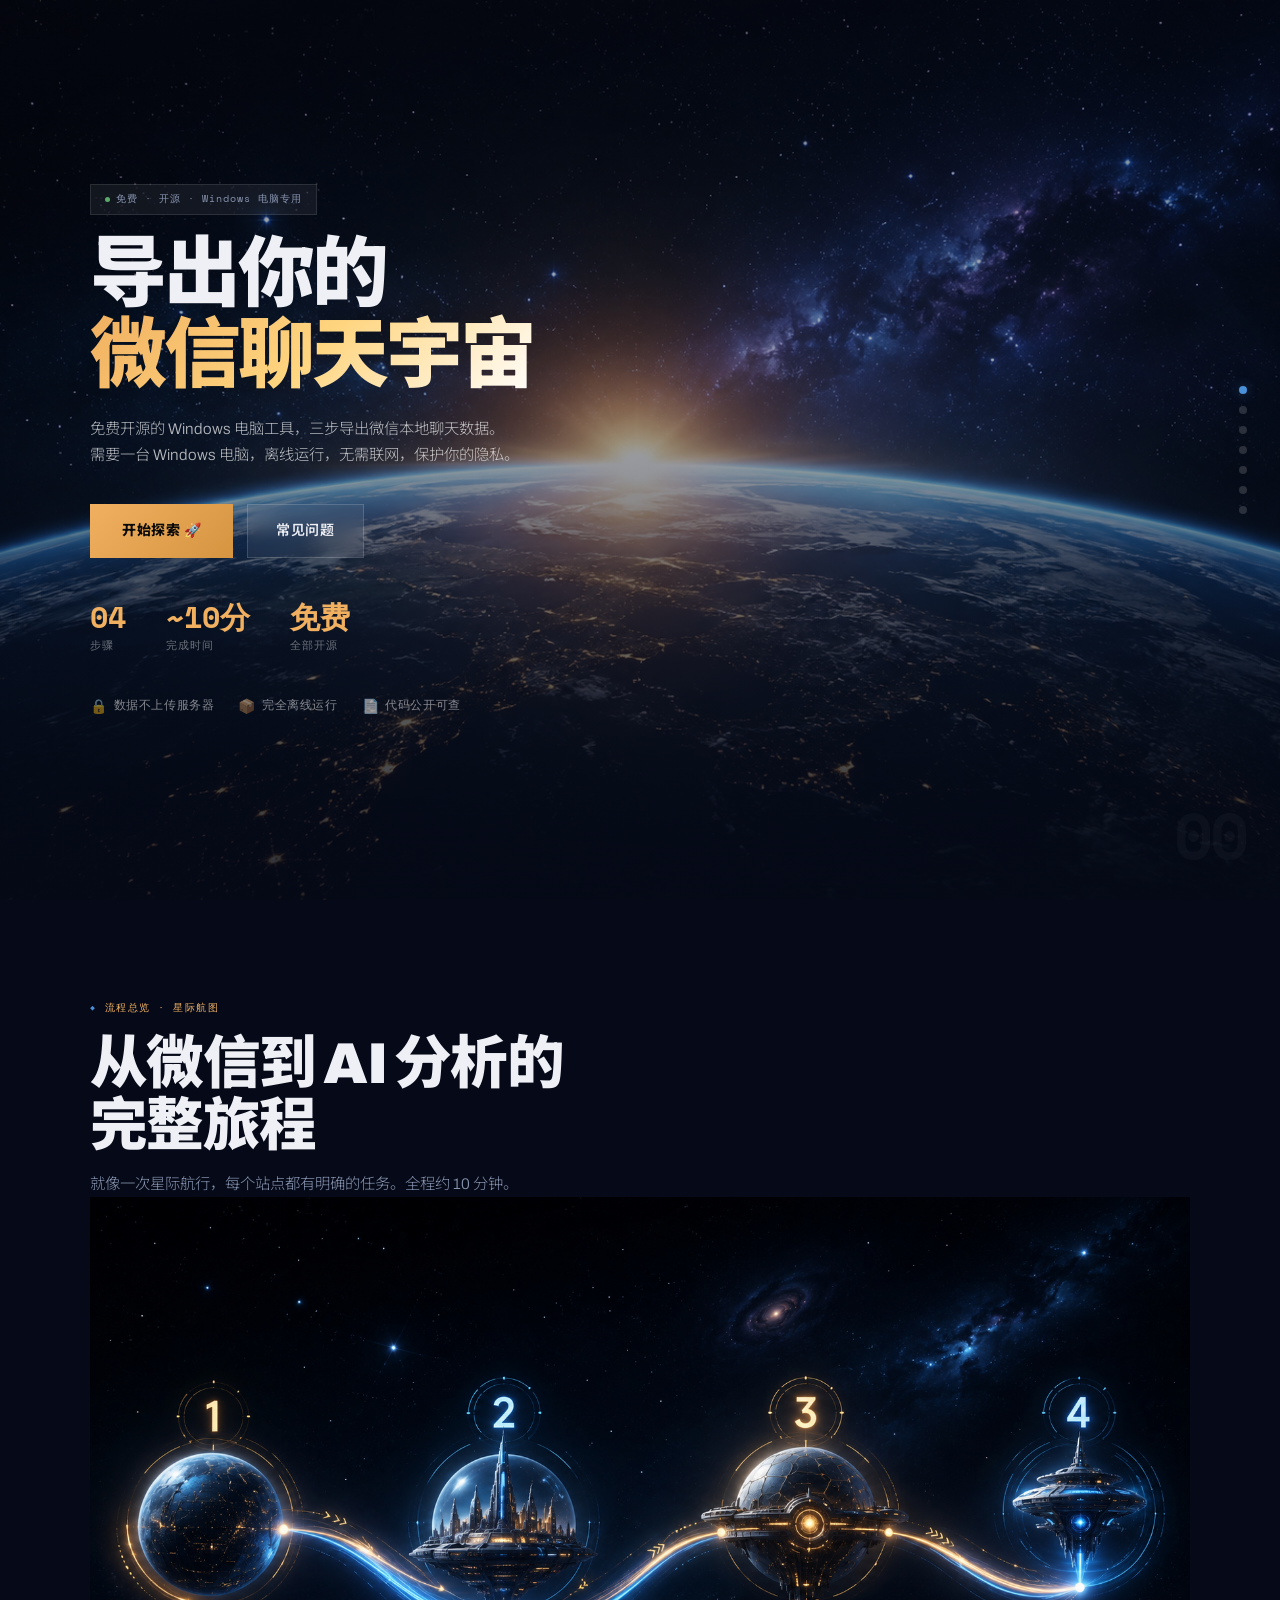
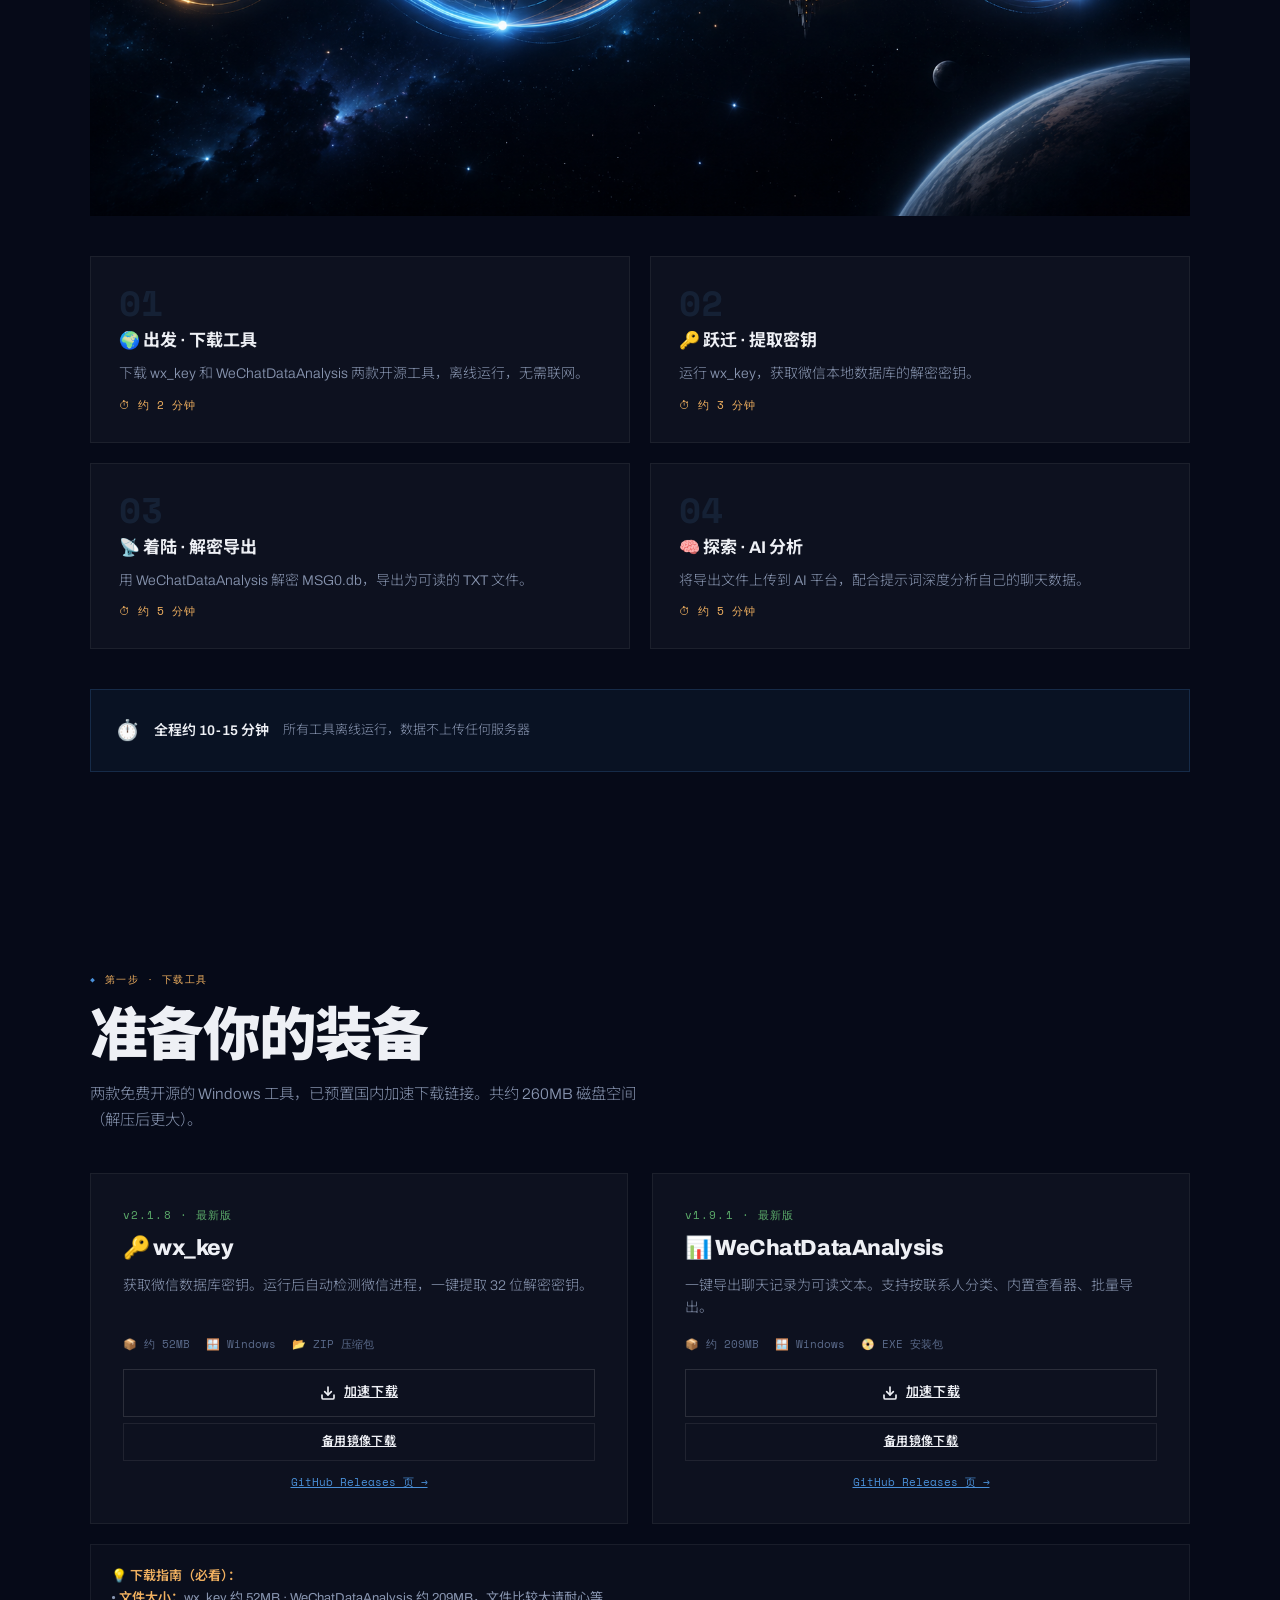
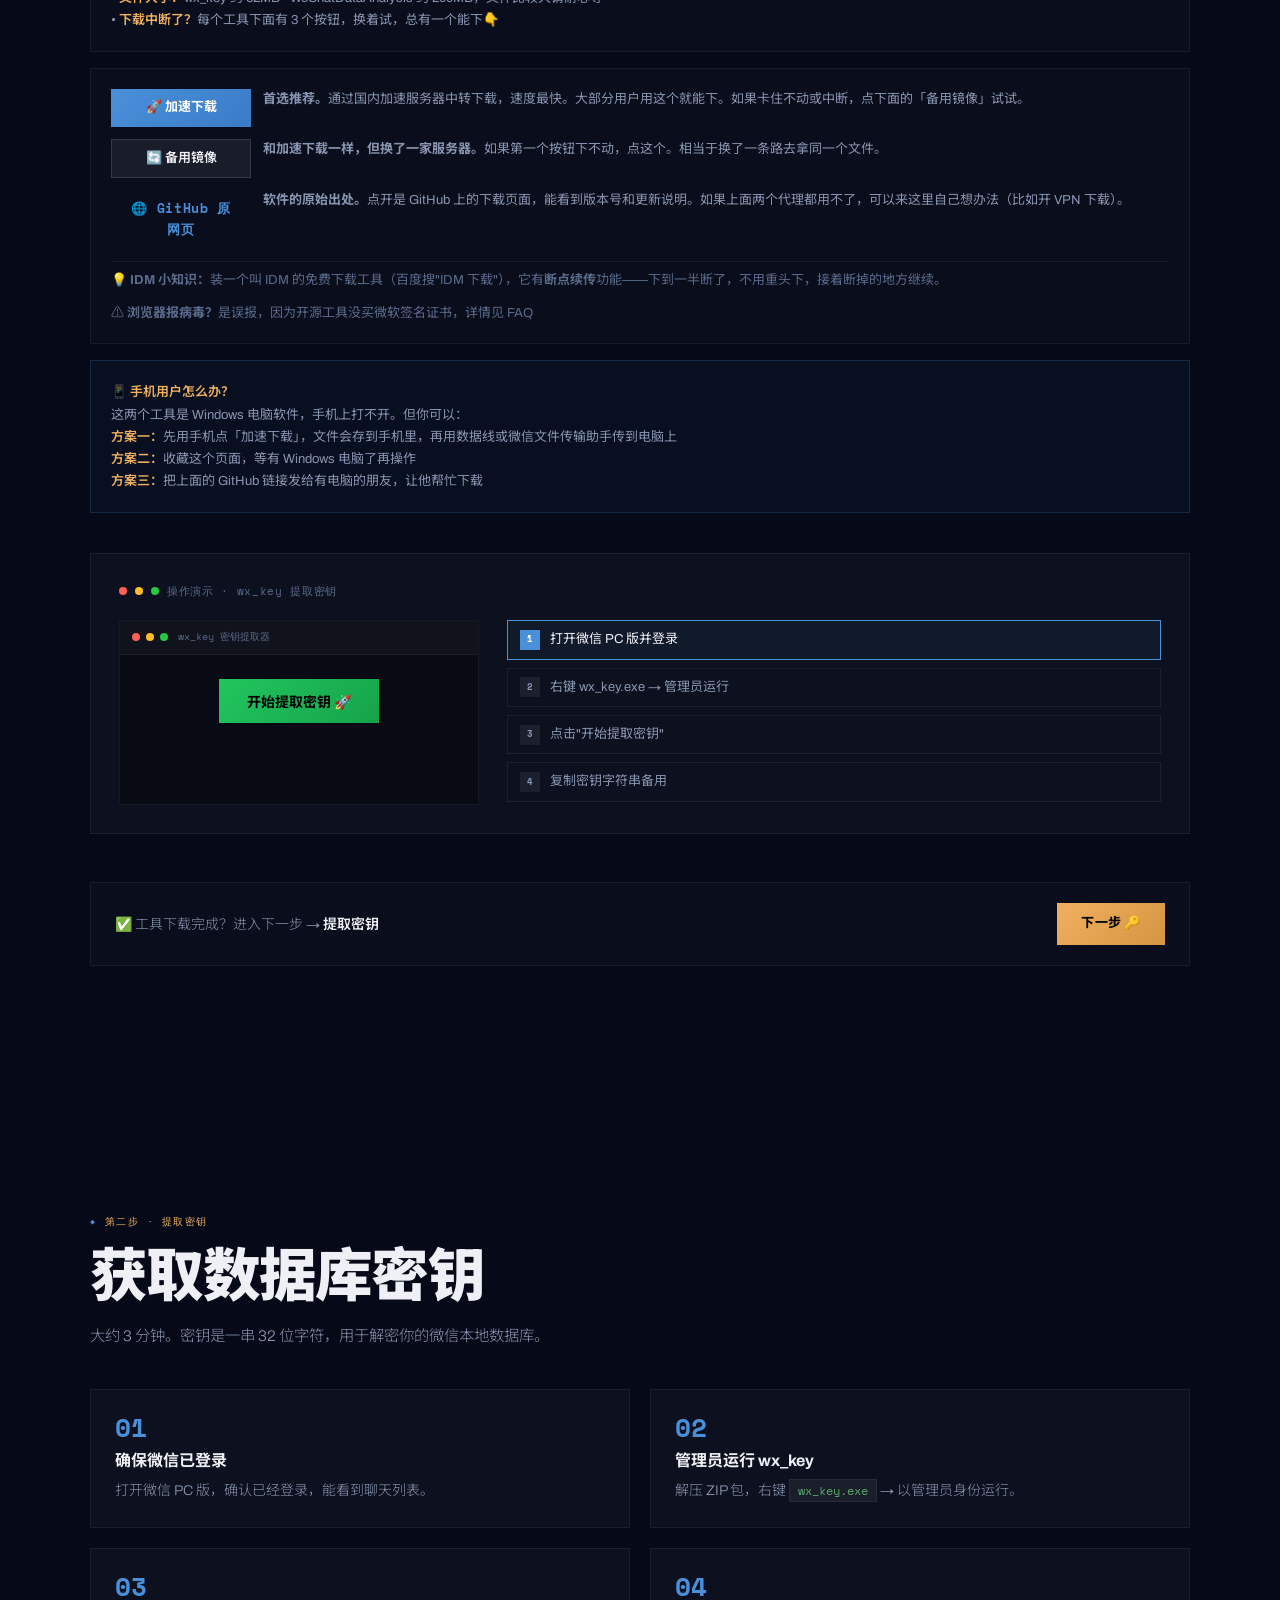
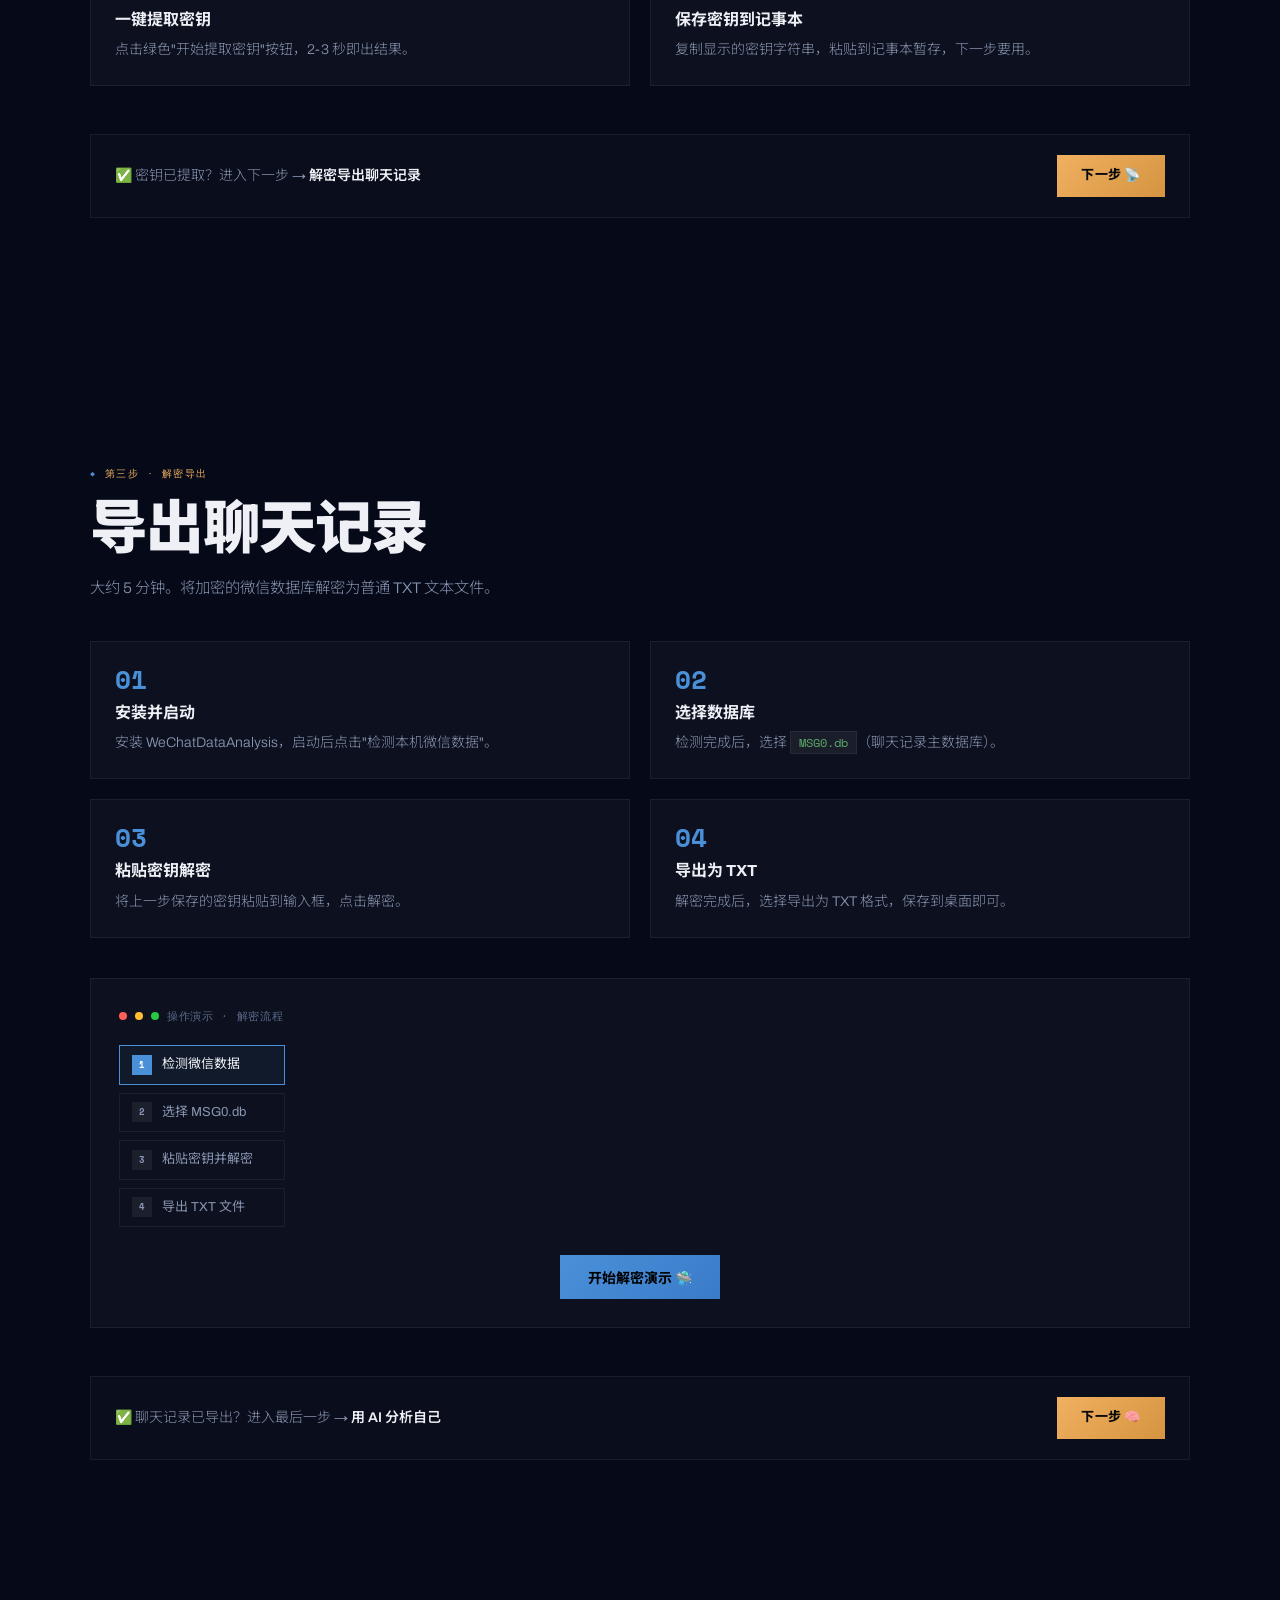
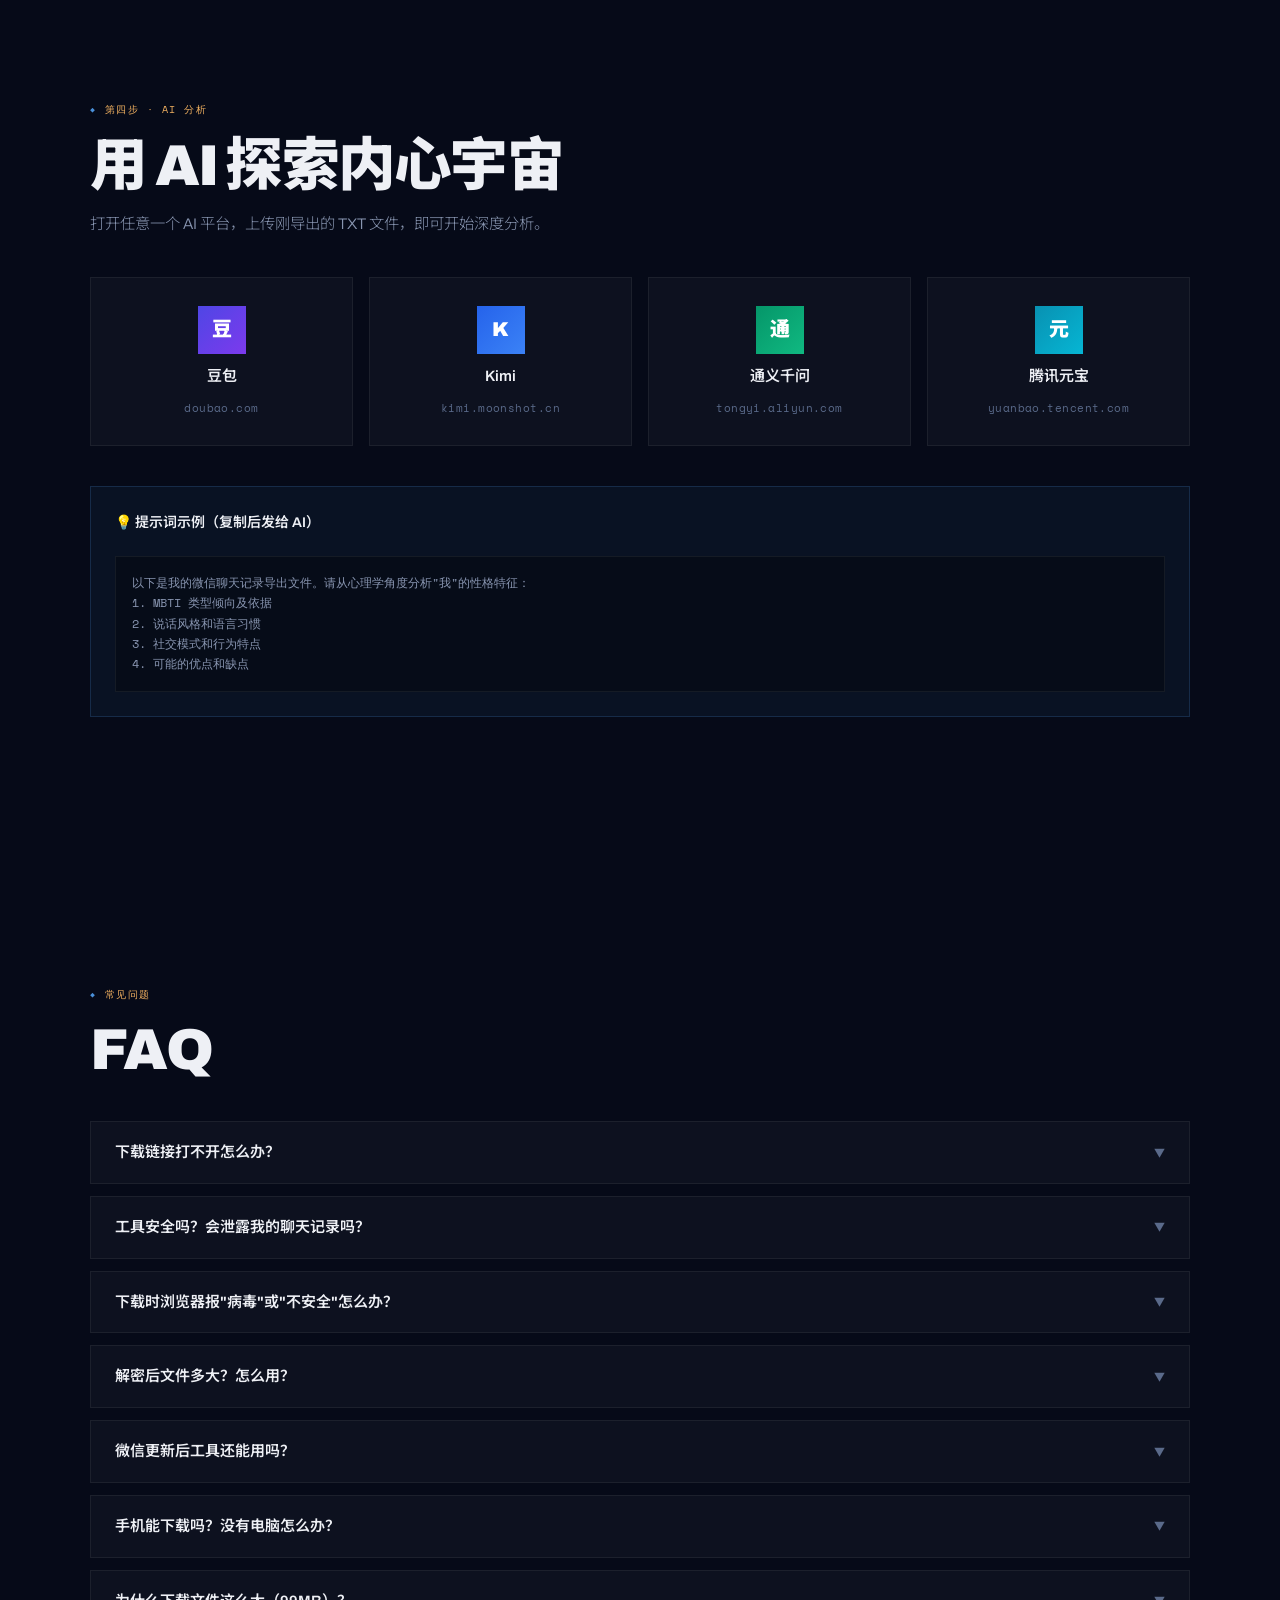
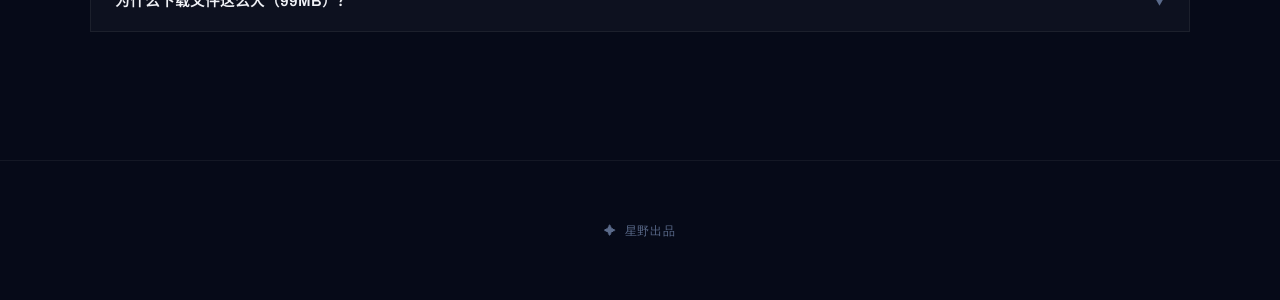
<file: docs/index.html>
<!DOCTYPE html>
<html lang="zh-CN">
<head>
<meta charset="UTF-8">
<meta name="viewport" content="width=device-width, initial-scale=1.0">
<title>微信聊天记录导出教程 — 星野宇宙</title>
<link rel="icon" href="data:image/svg+xml,<svg xmlns='http://www.w3.org/2000/svg' viewBox='0 0 100 100'><text y='.9em' font-size='90'>🌍</text></svg>">
<link href="https://fonts.googleapis.com/css2?family=Archivo:wght@400;700;800;900&family=Space+Mono:wght@400;700&family=Noto+Sans+SC:wght@300;400;500;700&display=swap" rel="stylesheet">
<style>
/* ══════════════════════════════════
   星野宇宙 · 微信聊天导出教程
   设计系统 v2.0 — 产品经理验收版
   ══════════════════════════════════ */

*, *::before, *::after { margin: 0; padding: 0; box-sizing: border-box; }

:root {
  --space-deep: #060a18;
  --space-mid: #0a1230;
  --space-blue: #12224a;
  --earth-blue: #4A90D9;
  --earth-green: #5BAA6A;
  --sunrise-gold: #F0B060;
  --sunrise-warm: #FFD580;
  --star-white: #FFEEDD;
  --text: #eef0f5;
  --text-secondary: #8895b0;
  --text-muted: #5a6a8a;
  --accent: #4A90D9;
  --accent-gold: #F0B060;
  --success: #5BAA6A;
  --border: rgba(255,255,255,0.06);
  --border-light: rgba(255,255,255,0.12);
  --radius: 12px;
  --max-w: 1100px;
  --fx-ease: cubic-bezier(0.16, 1, 0.3, 1);
  --fx-pad: clamp(14px, 2.6vw, 44px);
  --font-sans: "Archivo", "Noto Sans SC", system-ui, sans-serif;
  --font-mono: "Space Mono", "SF Mono", monospace;
}

html { scroll-behavior: smooth; scroll-padding-top: 0; }

body {
  font-family: var(--font-sans);
  background: var(--space-deep);
  color: var(--text);
  font-size: 17px;
  line-height: 1.65;
  -webkit-font-smoothing: antialiased;
  overflow-x: hidden;
}

/* ═══ Stars ═══ */
.starfield {
  position: fixed; top: 0; left: 0;
  width: 100vw; height: 100vh;
  z-index: 0; pointer-events: none; overflow: hidden;
}
.star {
  position: absolute; border-radius: 50%; background: #fff;
  animation: twinkle var(--duration) ease-in-out infinite alternate;
}
@keyframes twinkle {
  0% { opacity: 0.15; transform: scale(0.8); }
  100% { opacity: 1; transform: scale(1.2); }
}

/* ═══ Floating Orbs ═══ */
.orb {
  position: fixed; border-radius: 50%; pointer-events: none; z-index: 0;
  filter: blur(80px); opacity: 0.2;
}
.orb-1 {
  width: 500px; height: 500px;
  background: radial-gradient(circle, rgba(74,144,217,0.12), transparent);
  top: 15%; left: -15%;
  animation: orbFloat 25s ease-in-out infinite;
}
.orb-2 {
  width: 350px; height: 350px;
  background: radial-gradient(circle, rgba(240,176,96,0.08), transparent);
  bottom: 20%; right: -10%;
  animation: orbFloat 30s ease-in-out infinite reverse;
}
@keyframes orbFloat {
  0%, 100% { transform: translate(0,0) scale(1); }
  33% { transform: translate(40px,-50px) scale(1.1); }
  66% { transform: translate(-30px,30px) scale(0.9); }
}

/* ═══ Scroll Progress ═══ */
.scroll-progress {
  position: fixed; top: 0; left: 0;
  height: 2px;
  background: linear-gradient(90deg, var(--earth-blue), var(--sunrise-gold), var(--earth-green));
  z-index: 10000; width: 0%;
  transition: width 0.05s linear;
}

/* ═══ Nav ═══ */
.nav {
  position: fixed; top: 0; left: 0; right: 0; z-index: 100;
  padding: 0 var(--fx-pad);
  backdrop-filter: saturate(180%) blur(20px);
  -webkit-backdrop-filter: saturate(180%) blur(20px);
  background: rgba(6,10,24,0.7);
  border-bottom: 0.5px solid var(--border);
  transform: translateY(-100%);
  transition: transform 0.4s var(--fx-ease);
}
.nav.visible { transform: translateY(0); }
.nav-inner {
  max-width: var(--max-w); margin: 0 auto;
  display: flex; align-items: center; justify-content: space-between;
  height: 56px;
}
.nav-brand {
  font-size: 14px; font-weight: 700; color: var(--text);
  text-decoration: none; display: flex; align-items: center; gap: 8px;
}
.nav-brand span { color: var(--earth-blue); }
.nav-links { display: flex; gap: 24px; list-style: none; }
.nav-links a {
  font-size: 11px; font-family: var(--font-mono);
  color: var(--text-secondary); text-decoration: none;
  letter-spacing: 0.12em; text-transform: uppercase;
  transition: color 0.3s; position: relative;
  padding: 4px 0;
}
.nav-links a::after {
  content: ''; position: absolute; bottom: -2px; left: 0;
  width: 0; height: 1px; background: var(--earth-blue);
  transition: width 0.3s var(--fx-ease);
}
.nav-links a:hover { color: var(--text); }
.nav-links a:hover::after { width: 100%; }

/* ═══ Side Nav ═══ */
.side-nav {
  position: fixed; right: var(--fx-pad); top: 50%; transform: translateY(-50%);
  z-index: 90; display: flex; flex-direction: column; gap: 12px;
}
.side-dot {
  width: 8px; height: 8px; border-radius: 50%;
  background: rgba(255,255,255,0.15); border: none;
  cursor: pointer; transition: all 0.4s var(--fx-ease); position: relative;
}
.side-dot.active {
  background: var(--earth-blue);
  box-shadow: 0 0 12px rgba(74,144,217,0.4);
}
.side-dot-label {
  position: absolute; right: 18px; top: 50%; transform: translateY(-50%);
  font-family: var(--font-mono); font-size: 10px;
  color: var(--text-secondary); white-space: nowrap;
  opacity: 0; transition: opacity 0.3s; pointer-events: none; letter-spacing: 0.1em;
}
.side-dot:hover .side-dot-label { opacity: 1; }

.section-num {
  position: fixed; bottom: var(--fx-pad); right: var(--fx-pad);
  z-index: 90; font-family: var(--font-mono); font-size: 64px;
  font-weight: 700; color: rgba(255,255,255,0.03);
  line-height: 1; pointer-events: none; letter-spacing: -0.04em;
}

/* ═══ Layout ═══ */
.section {
  position: relative; z-index: 1;
  min-height: 100vh; display: flex; align-items: center;
  padding: 100px var(--fx-pad);
}
.section-inner {
  max-width: var(--max-w); margin: 0 auto; width: 100%;
}

.kicker {
  font-family: var(--font-mono); font-size: 10px;
  color: var(--sunrise-gold); letter-spacing: 0.15em;
  text-transform: uppercase; margin-bottom: 16px;
  display: flex; align-items: center; gap: 8px;
}
.kicker::before { content: '◆'; font-size: 5px; color: var(--earth-blue); }

.section-title {
  font-size: clamp(30px, 4.5vw, 60px);
  font-weight: 900; letter-spacing: -0.03em;
  line-height: 1.08; margin-bottom: 14px;
}
.section-sub {
  font-size: clamp(15px, 1.2vw, 18px);
  color: var(--text-secondary); max-width: 560px;
  line-height: 1.7; font-weight: 300;
}

/* ═══ HERO ═══ */
.hero {
  min-height: 100vh; display: flex; align-items: center;
  position: relative; z-index: 1;
}
.hero-bg {
  position: absolute; top: 0; left: 0;
  width: 100%; height: 100%; z-index: 0;
  overflow: hidden;
}
.hero-bg img {
  width: 100%; height: 100%; object-fit: cover;
  object-position: center 30%;
}
.hero-overlay {
  position: absolute; top: 0; left: 0;
  width: 100%; height: 100%;
  background: linear-gradient(
    180deg,
    rgba(6,10,24,0.5) 0%,
    rgba(6,10,24,0.3) 40%,
    rgba(6,10,24,0.6) 70%,
    rgba(6,10,24,0.85) 100%
  );
  z-index: 1;
}
.hero-content {
  position: relative; z-index: 2; width: 100%;
  padding: var(--fx-pad);
}
.hero-inner { max-width: var(--max-w); margin: 0 auto; }

.hero-badge {
  display: inline-flex; align-items: center; gap: 6px;
  padding: 6px 14px;
  background: rgba(255,255,255,0.06);
  border: 0.5px solid rgba(255,255,255,0.1);
  font-family: var(--font-mono); font-size: 10px;
  letter-spacing: 0.1em; color: var(--text-secondary);
  margin-bottom: 20px;
}
.hero-badge-dot {
  width: 5px; height: 5px; border-radius: 50%;
  background: var(--success); animation: blink 1.2s infinite;
}
@keyframes blink { 0%,100%{opacity:1} 50%{opacity:0.3} }

.hero-title {
  font-size: clamp(36px, 6vw, 80px);
  font-weight: 900; letter-spacing: -0.04em;
  line-height: 1.05; margin-bottom: 20px; max-width: 780px;
}
.hero-title .gradient {
  background: linear-gradient(135deg, var(--sunrise-gold), var(--sunrise-warm), #fff);
  -webkit-background-clip: text; -webkit-text-fill-color: transparent;
  background-clip: text;
}
.hero-sub {
  font-size: clamp(15px, 1.2vw, 18px);
  color: rgba(255,255,255,0.7); max-width: 500px;
  line-height: 1.7; margin-bottom: 36px; font-weight: 300;
}

.hero-actions { display: flex; gap: 14px; flex-wrap: wrap; }

.btn-primary {
  display: inline-flex; align-items: center; gap: 8px;
  padding: 14px 32px;
  background: linear-gradient(135deg, var(--sunrise-gold), #d49440);
  color: #0a0a0a; border: none; text-decoration: none;
  font-family: var(--font-sans); font-size: 14px; font-weight: 800;
  letter-spacing: 0.04em; cursor: pointer;
  transition: all 0.35s var(--fx-ease);
}
.btn-primary:hover {
  transform: translateY(-2px);
  box-shadow: 0 12px 40px rgba(240,176,96,0.3);
}

.btn-secondary {
  display: inline-flex; align-items: center; gap: 8px;
  padding: 14px 28px;
  background: rgba(255,255,255,0.06);
  color: var(--text); border: 0.5px solid rgba(255,255,255,0.15);
  text-decoration: none; font-family: var(--font-sans);
  font-size: 14px; font-weight: 600; letter-spacing: 0.04em;
  cursor: pointer; transition: all 0.35s var(--fx-ease);
  backdrop-filter: blur(8px);
}
.btn-secondary:hover {
  border-color: var(--earth-blue); color: var(--earth-blue);
  background: rgba(74,144,217,0.1);
}

.hero-stats {
  display: flex; gap: 40px; margin-top: 44px;
}
.hero-stat-value {
  font-family: var(--font-mono); font-size: 30px; font-weight: 700;
  color: var(--sunrise-gold); line-height: 1; display: block;
}
.hero-stat-label {
  font-size: 11px; color: rgba(255,255,255,0.4);
  font-family: var(--font-mono); letter-spacing: 0.08em;
  text-transform: uppercase; margin-top: 4px; display: block;
}

/* ═══ Trust Bar ═══ */
.trust-bar {
  display: flex; gap: 24px; flex-wrap: wrap;
  margin-top: 40px;
}
.trust-item {
  display: flex; align-items: center; gap: 6px;
  font-size: 12px; color: rgba(255,255,255,0.5);
  font-family: var(--font-mono); letter-spacing: 0.05em;
}
.trust-item span { font-size: 14px; }

/* ═══ Workflow (流程) ═══ */
.flow-hero {
  width: 100%; border-radius: 0;
  overflow: hidden; margin-bottom: 40px;
}
.flow-hero img {
  width: 100%; height: auto;
  display: block;
}

.journey-grid {
  display: grid;
  grid-template-columns: 1fr 1fr;
  gap: 20px;
}

@media (max-width: 700px) {
  .journey-grid { grid-template-columns: 1fr; }
}

.journey-card {
  background: rgba(255,255,255,0.03);
  border: 1px solid var(--border);
  padding: 28px;
  position: relative; overflow: hidden;
  transition: all 0.4s var(--fx-ease);
}
.journey-card::before {
  content: ''; position: absolute; top: 0; left: 0;
  width: 100%; height: 100%;
  background: radial-gradient(ellipse at 30% 0%, rgba(74,144,217,0.08), transparent 70%);
  opacity: 0; transition: opacity 0.4s;
}
.journey-card:hover { border-color: rgba(74,144,217,0.3); transform: translateY(-4px); }
.journey-card:hover::before { opacity: 1; }
.journey-card > * { position: relative; z-index: 1; }

.journey-num {
  font-family: var(--font-mono); font-size: 36px; font-weight: 700;
  color: rgba(74,144,217,0.12); line-height: 1; margin-bottom: 6px;
}
.journey-title {
  font-size: 17px; font-weight: 700; margin-bottom: 8px;
  display: flex; align-items: center; gap: 8px;
}
.journey-desc {
  font-size: 14px; color: var(--text-secondary);
  line-height: 1.6; font-weight: 300;
}
.journey-time {
  margin-top: 10px;
  font-family: var(--font-mono); font-size: 11px;
  color: var(--sunrise-gold); letter-spacing: 0.05em;
}

.flow-cta-box {
  margin-top: 40px;
  padding: 24px;
  background: rgba(74,144,217,0.06);
  border: 1px solid rgba(74,144,217,0.2);
  display: flex; align-items: center; gap: 14px; flex-wrap: wrap;
}

/* ═══ Tool Cards ═══ */
.tool-grid {
  display: grid;
  grid-template-columns: 1fr 1fr;
  gap: 24px;
  margin-top: 40px;
}

@media (max-width: 700px) {
  .tool-grid { grid-template-columns: 1fr; }
}

.tool-card {
  background: rgba(255,255,255,0.03);
  border: 1px solid var(--border);
  padding: 32px;
  text-decoration: none; color: var(--text);
  transition: all 0.4s var(--fx-ease);
  display: flex; flex-direction: column;
  position: relative; overflow: hidden;
}
.tool-card::before {
  content: ''; position: absolute; top: 0; left: 0; right: 0;
  height: 3px;
  background: linear-gradient(90deg, var(--earth-blue), var(--earth-green));
  transform: scaleX(0); transform-origin: left;
  transition: transform 0.5s var(--fx-ease);
}
.tool-card:hover {
  border-color: rgba(74,144,217,0.35);
  transform: translateY(-4px);
  background: rgba(255,255,255,0.05);
}
.tool-card:hover::before { transform: scaleX(1); }

.tool-version {
  font-family: var(--font-mono); font-size: 11px;
  color: var(--earth-green); letter-spacing: 0.1em; margin-bottom: 6px;
}
.tool-name { font-size: 22px; font-weight: 800; margin-bottom: 8px; letter-spacing: -0.02em; }
.tool-desc {
  font-size: 14px; color: var(--text-secondary);
  line-height: 1.6; margin-bottom: 16px; flex: 1; font-weight: 300;
}
.tool-meta {
  display: flex; gap: 16px; flex-wrap: wrap; margin-bottom: 16px;
}
.tool-meta-item {
  font-family: var(--font-mono); font-size: 11px; color: var(--text-muted);
}
.tool-download-btn {
  display: inline-flex; align-items: center; gap: 8px;
  padding: 12px 24px;
  background: transparent;
  border: 1px solid var(--border-light);
  color: var(--text); font-size: 13px; font-weight: 600;
  font-family: var(--font-sans); letter-spacing: 0.04em;
  cursor: pointer; transition: all 0.35s var(--fx-ease);
  align-self: flex-start;
}
.tool-card:hover .tool-download-btn {
  background: linear-gradient(135deg, var(--earth-blue), #3a7bc8);
  border-color: transparent;
}
.tool-download-btn svg { width: 16px; height: 16px; transition: transform 0.3s; }
.tool-card:hover .tool-download-btn svg { transform: translateY(2px); }

/* ═══ Download Tips ═══ */
.download-tips {
  margin-top: 20px; padding: 20px;
  background: rgba(255,255,255,0.02);
  border: 0.5px solid var(--border);
  font-size: 13px; color: var(--text-secondary); line-height: 1.7;
}
.download-tips strong { color: var(--sunrise-gold); font-weight: 600; }

/* ═══ Demo Box ═══ */
.demo-box {
  margin-top: 40px;
  background: rgba(255,255,255,0.03);
  border: 1px solid var(--border);
  padding: 28px;
}
.demo-header {
  display: flex; align-items: center; gap: 8px; margin-bottom: 20px;
  font-family: var(--font-mono); font-size: 11px;
  color: var(--text-muted); letter-spacing: 0.06em;
}
.demo-dot { width: 8px; height: 8px; border-radius: 50%; }

.demo-inner {
  display: flex; gap: 28px; align-items: flex-start;
}
@media (max-width: 700px) { .demo-inner { flex-direction: column; } }

.demo-window {
  flex: 1; max-width: 360px;
  background: rgba(0,0,0,0.35);
  border: 1px solid var(--border); overflow: hidden;
}
.demo-win-top {
  padding: 8px 12px; background: rgba(255,255,255,0.03);
  border-bottom: 1px solid var(--border);
  display: flex; align-items: center; gap: 6px;
}
.demo-win-title {
  font-family: var(--font-mono); font-size: 10px; color: var(--text-muted); margin-left: 4px;
}
.demo-win-body {
  padding: 24px; display: flex; flex-direction: column;
  align-items: center; gap: 16px;
}

.demo-btn {
  padding: 12px 28px;
  background: linear-gradient(135deg, #22c55e, #16a34a);
  color: #000; border: none;
  font-family: var(--font-sans); font-size: 14px; font-weight: 700;
  cursor: pointer; transition: all 0.3s;
}
.demo-btn:hover { transform: scale(1.05); box-shadow: 0 0 24px rgba(34,197,94,0.3); }
.demo-btn.pulse { animation: pulseDemo 1.5s ease-in-out infinite; }
@keyframes pulseDemo {
  0%,100% { box-shadow: 0 0 0 0 rgba(34,197,94,0.25); }
  50% { box-shadow: 0 0 0 14px rgba(34,197,94,0); }
}

.demo-key {
  display: flex; align-items: center; gap: 8px;
  background: rgba(255,255,255,0.05); border: 1px solid var(--border);
  padding: 10px 16px; font-family: var(--font-mono); font-size: 12px;
  opacity: 0; transform: translateY(10px);
  transition: all 0.5s var(--fx-ease);
}
.demo-key.show { opacity: 1; transform: translateY(0); }
.demo-key-dot { width: 4px; height: 4px; background: #22c55e; border-radius: 50%; animation: blink 1s infinite; }

.demo-steps { flex: 1; display: flex; flex-direction: column; gap: 8px; }
.demo-step-item {
  display: flex; align-items: center; gap: 10px;
  padding: 8px 12px; border: 1px solid var(--border);
  font-size: 13px; color: var(--text-secondary);
  transition: all 0.3s var(--fx-ease);
}
.demo-step-item.active {
  border-color: var(--earth-blue); color: var(--text);
  background: rgba(74,144,217,0.06);
}
.demo-step-item.done { border-color: rgba(34,197,94,0.3); color: var(--text-secondary); }
.demo-step-num {
  width: 20px; height: 20px; display: flex; align-items: center; justify-content: center;
  background: rgba(255,255,255,0.06); font-family: var(--font-mono);
  font-size: 9px; font-weight: 700; flex-shrink: 0;
}
.demo-step-item.active .demo-step-num { background: var(--earth-blue); color: #fff; }
.demo-step-item.done .demo-step-num { background: rgba(34,197,94,0.2); color: #22c55e; }
.demo-step-check { margin-left: auto; color: #22c55e; opacity: 0; transition: opacity 0.3s; }
.demo-step-item.done .demo-step-check { opacity: 1; }

/* ═══ Step Cards ═══ */
.step-grid {
  display: grid;
  grid-template-columns: 1fr 1fr;
  gap: 20px;
  margin-top: 40px;
}
@media (max-width: 700px) { .step-grid { grid-template-columns: 1fr; } }

.step-card {
  background: rgba(255,255,255,0.03);
  border: 1px solid var(--border);
  padding: 24px;
  transition: all 0.35s var(--fx-ease);
}
.step-card:hover {
  border-color: rgba(74,144,217,0.25);
  transform: translateY(-3px);
}
.step-card-num {
  font-family: var(--font-mono); font-size: 26px; font-weight: 700;
  color: var(--earth-blue); line-height: 1; margin-bottom: 8px;
}
.step-card-title { font-size: 16px; font-weight: 700; margin-bottom: 6px; }
.step-card-text {
  font-size: 14px; color: var(--text-secondary);
  line-height: 1.6; font-weight: 300;
}
.step-card-text code {
  font-family: var(--font-mono); font-size: 12px;
  padding: 2px 8px; background: rgba(255,255,255,0.05);
  border: 1px solid var(--border); color: var(--earth-green);
}

/* ═══ Next CTA ═══ */
.next-cta {
  margin-top: 48px;
  display: flex; align-items: center; justify-content: space-between;
  flex-wrap: wrap; gap: 16px;
  padding: 20px 24px;
  background: rgba(255,255,255,0.02);
  border: 0.5px solid var(--border);
}
.next-cta-text { font-size: 14px; color: var(--text-secondary); font-weight: 300; }
.next-cta-text strong { color: var(--text); font-weight: 600; }

/* ═══ AI Cards ═══ */
.ai-grid {
  display: grid;
  grid-template-columns: repeat(4, 1fr);
  gap: 16px;
  margin-top: 40px;
}
@media (max-width: 700px) { .ai-grid { grid-template-columns: repeat(2, 1fr); } }

.ai-card {
  background: rgba(255,255,255,0.03);
  border: 1px solid var(--border);
  padding: 28px 16px;
  text-decoration: none; color: var(--text); text-align: center;
  transition: all 0.35s var(--fx-ease);
  display: flex; flex-direction: column; align-items: center; gap: 10px;
}
.ai-card:hover {
  border-color: var(--earth-blue);
  transform: translateY(-4px);
  background: rgba(255,255,255,0.05);
}
.ai-card-icon {
  width: 48px; height: 48px;
  display: flex; align-items: center; justify-content: center;
  font-size: 20px; font-weight: 900; color: #fff;
}
.ai-card-name { font-size: 15px; font-weight: 600; }
.ai-card-url { font-family: var(--font-mono); font-size: 11px; color: var(--text-muted); letter-spacing: 0.04em; }

/* ═══ FAQ ═══ */
.faq-grid { display: flex; flex-direction: column; gap: 12px; margin-top: 40px; }
.faq-item {
  background: rgba(255,255,255,0.03);
  border: 1px solid var(--border);
  overflow: hidden; transition: border-color 0.3s;
}
.faq-item:hover { border-color: rgba(74,144,217,0.2); }
.faq-q {
  display: flex; align-items: center; justify-content: space-between;
  padding: 18px 24px; cursor: pointer; user-select: none;
  font-size: 15px; font-weight: 600;
}
.faq-icon { transition: transform 0.3s; color: var(--text-muted); font-size: 11px; }
.faq-item.open .faq-icon { transform: rotate(180deg); }
.faq-a {
  max-height: 0; overflow: hidden;
  transition: all 0.4s var(--fx-ease);
  padding: 0 24px;
  font-size: 14px; color: var(--text-secondary);
  line-height: 1.7; font-weight: 300;
}
.faq-item.open .faq-a { max-height: 250px; padding: 0 24px 18px; }

/* ═══ Footer ═══ */
.footer {
  position: relative; z-index: 1;
  padding: 60px var(--fx-pad);
  border-top: 0.5px solid var(--border);
  text-align: center;
}
.footer-inner { max-width: var(--max-w); margin: 0 auto; }
.footer-text {
  font-size: 12px; color: var(--text-muted);
  font-family: var(--font-mono); letter-spacing: 0.08em;
}

/* ═══ Mobile ═══ */
@media (max-width: 700px) {
  .nav-links { display: none; }
  .side-nav { display: none; }
  .section-num { display: none; }
  .hero-stats { gap: 20px; flex-wrap: wrap; }
  .hero-bg img { object-position: 55% center; }
  .trust-bar { gap: 14px; }
}
</style>
</head>
<body>

<!-- Background -->
<div class="starfield" id="starfield"></div>
<div class="orb orb-1"></div>
<div class="orb orb-2"></div>

<!-- Scroll Progress -->
<div class="scroll-progress" id="progress"></div>

<!-- Section Number -->
<div class="section-num" id="sectionNum">00</div>

<!-- Side Nav -->
<nav class="side-nav" id="sideNav">
  <button class="side-dot active" data-target="hero"><span class="side-dot-label">首页</span></button>
  <button class="side-dot" data-target="flow"><span class="side-dot-label">流程总览</span></button>
  <button class="side-dot" data-target="tools"><span class="side-dot-label">下载工具</span></button>
  <button class="side-dot" data-target="key"><span class="side-dot-label">提取密钥</span></button>
  <button class="side-dot" data-target="decrypt"><span class="side-dot-label">解密导出</span></button>
  <button class="side-dot" data-target="ai"><span class="side-dot-label">AI分析</span></button>
  <button class="side-dot" data-target="faq"><span class="side-dot-label">FAQ</span></button>
</nav>

<!-- Nav -->
<nav class="nav" id="nav">
  <div class="nav-inner">
    <a href="#" class="nav-brand">🌍 星野<span>聊天</span>导出</a>
    <ul class="nav-links">
      <li><a href="#flow">流程总览</a></li>
      <li><a href="#tools">下载工具</a></li>
      <li><a href="#key">提取密钥</a></li>
      <li><a href="#decrypt">解密导出</a></li>
      <li><a href="#ai">AI分析</a></li>
      <li><a href="#faq">FAQ</a></li>
      <li><a href="agent-tutorial.html" style="color:var(--accent-gold);">🤖 AI助手教程</a></li>
    </ul>
  </div>
</nav>

<!-- ═══ HERO ═══ -->
<section class="hero" id="hero">
  <div class="hero-bg">
    <img src="images/earth-hero.png" alt="地球晨昏线" loading="lazy">
  </div>
  <div class="hero-overlay"></div>
  <div class="hero-content">
    <div class="hero-inner">
      <div class="hero-badge">
        <span class="hero-badge-dot"></span>
        免费 · 开源 · Windows 电脑专用
      </div>
      <h1 class="hero-title">
        导出你的<br>
        <span class="gradient">微信聊天宇宙</span>
      </h1>
      <p class="hero-sub">
        免费开源的 Windows 电脑工具，三步导出微信本地聊天数据。<br>
        需要一台 Windows 电脑，离线运行，无需联网，保护你的隐私。
      </p>
      <div class="hero-actions">
        <a href="#flow" class="btn-primary">
          开始探索 🚀
        </a>
        <a href="#faq" class="btn-secondary">常见问题</a>
      </div>
      <div class="hero-stats">
        <div><span class="hero-stat-value">04</span><span class="hero-stat-label">步骤</span></div>
        <div><span class="hero-stat-value">~10分</span><span class="hero-stat-label">完成时间</span></div>
        <div><span class="hero-stat-value">免费</span><span class="hero-stat-label">全部开源</span></div>
      </div>
      <div class="trust-bar">
        <div class="trust-item"><span>🔒</span> 数据不上传服务器</div>
        <div class="trust-item"><span>📦</span> 完全离线运行</div>
        <div class="trust-item"><span>📄</span> 代码公开可查</div>
      </div>
    </div>
  </div>
</section>

<!-- ═══ FLOW ═══ -->
<section class="section" id="flow">
  <div class="section-inner">
    <div class="kicker">流程总览 · 星际航图</div>
    <h2 class="section-title">从微信到 AI 分析的<br>完整旅程</h2>
    <p class="section-sub">就像一次星际航行，每个站点都有明确的任务。全程约 10 分钟。</p>

    <div class="flow-hero">
      <img src="images/journey-map.png" alt="星际航图" loading="lazy">
    </div>

    <div class="journey-grid">
      <div class="journey-card">
        <div class="journey-num">01</div>
        <div class="journey-title">🌍 出发 · 下载工具</div>
        <div class="journey-desc">下载 wx_key 和 WeChatDataAnalysis 两款开源工具，离线运行，无需联网。</div>
        <div class="journey-time">⏱ 约 2 分钟</div>
      </div>
      <div class="journey-card">
        <div class="journey-num">02</div>
        <div class="journey-title">🔑 跃迁 · 提取密钥</div>
        <div class="journey-desc">运行 wx_key，获取微信本地数据库的解密密钥。</div>
        <div class="journey-time">⏱ 约 3 分钟</div>
      </div>
      <div class="journey-card">
        <div class="journey-num">03</div>
        <div class="journey-title">📡 着陆 · 解密导出</div>
        <div class="journey-desc">用 WeChatDataAnalysis 解密 MSG0.db，导出为可读的 TXT 文件。</div>
        <div class="journey-time">⏱ 约 5 分钟</div>
      </div>
      <div class="journey-card">
        <div class="journey-num">04</div>
        <div class="journey-title">🧠 探索 · AI 分析</div>
        <div class="journey-desc">将导出文件上传到 AI 平台，配合提示词深度分析自己的聊天数据。</div>
        <div class="journey-time">⏱ 约 5 分钟</div>
      </div>
    </div>

    <div class="flow-cta-box">
      <span style="font-size:20px;">⏱️</span>
      <span style="font-size:14px;font-weight:600;">全程约 10-15 分钟</span>
      <span style="font-size:13px;color:var(--text-secondary);font-weight:300;">所有工具离线运行，数据不上传任何服务器</span>
    </div>
  </div>
</section>

<!-- ═══ TOOLS ═══ -->
<section class="section" id="tools">
  <div class="section-inner">
    <div class="kicker">第一步 · 下载工具</div>
    <h2 class="section-title">准备你的装备</h2>
    <p class="section-sub">两款免费开源的 Windows 工具，已预置国内加速下载链接。共约 260MB 磁盘空间（解压后更大）。</p>

    <div class="tool-grid">
      <div class="tool-card">
        <div class="tool-version">v2.1.8 · 最新版</div>
        <div class="tool-name">🔑 wx_key</div>
        <div class="tool-desc">获取微信数据库密钥。运行后自动检测微信进程，一键提取 32 位解密密钥。</div>
        <div class="tool-meta">
          <span class="tool-meta-item">📦 约 52MB</span>
          <span class="tool-meta-item">🪟 Windows</span>
          <span class="tool-meta-item">📂 ZIP 压缩包</span>
        </div>
        <div style="display:flex;flex-direction:column;gap:6px;margin-bottom:12px;">
          <a href="https://ghfast.top/https://github.com/ycccccccy/wx_key/releases/download/v2.1.8/wx_key-windows-v2.1.8.zip" class="tool-download-btn" target="_blank" rel="noopener" style="align-self:stretch;justify-content:center;">
            <svg viewBox="0 0 24 24" fill="none" stroke="currentColor" stroke-width="2.5" stroke-linecap="round" stroke-linejoin="round" style="width:16px;height:16px;">
              <path d="M21 15v4a2 2 0 0 1-2 2H5a2 2 0 0 1-2-2v-4"/>
              <polyline points="7 10 12 15 17 10"/>
              <line x1="12" y1="15" x2="12" y2="3"/>
            </svg>
            加速下载
          </a>
          <a href="https://ghproxy.net/https://github.com/ycccccccy/wx_key/releases/download/v2.1.8/wx_key-windows-v2.1.8.zip" class="tool-download-btn" target="_blank" rel="noopener" style="align-self:stretch;justify-content:center;padding:8px 20px;font-size:12px;border-color:rgba(255,255,255,0.08);">
            备用镜像下载
          </a>
        </div>
        <div style="font-size:11px;color:var(--text-muted);font-family:var(--font-mono);text-align:center;">
          <a href="https://github.com/ycccccccy/wx_key/releases/tag/v2.1.8" target="_blank" rel="noopener" style="color:var(--earth-blue);">GitHub Releases 页 →</a>
        </div>
      </div>
      <div class="tool-card">
        <div class="tool-version">v1.9.1 · 最新版</div>
        <div class="tool-name">📊 WeChatDataAnalysis</div>
        <div class="tool-desc">一键导出聊天记录为可读文本。支持按联系人分类、内置查看器、批量导出。</div>
        <div class="tool-meta">
          <span class="tool-meta-item">📦 约 209MB</span>
          <span class="tool-meta-item">🪟 Windows</span>
          <span class="tool-meta-item">📀 EXE 安装包</span>
        </div>
        <div style="display:flex;flex-direction:column;gap:6px;margin-bottom:12px;">
          <a href="https://ghfast.top/https://github.com/LifeArchiveProject/WeChatDataAnalysis/releases/download/v1.9.1/WeChatDataAnalysis-1.9.1-Setup.exe" class="tool-download-btn" target="_blank" rel="noopener" style="align-self:stretch;justify-content:center;">
            <svg viewBox="0 0 24 24" fill="none" stroke="currentColor" stroke-width="2.5" stroke-linecap="round" stroke-linejoin="round" style="width:16px;height:16px;">
              <path d="M21 15v4a2 2 0 0 1-2 2H5a2 2 0 0 1-2-2v-4"/>
              <polyline points="7 10 12 15 17 10"/>
              <line x1="12" y1="15" x2="12" y2="3"/>
            </svg>
            加速下载
          </a>
          <a href="https://ghproxy.net/https://github.com/LifeArchiveProject/WeChatDataAnalysis/releases/download/v1.9.1/WeChatDataAnalysis-1.9.1-Setup.exe" class="tool-download-btn" target="_blank" rel="noopener" style="align-self:stretch;justify-content:center;padding:8px 20px;font-size:12px;border-color:rgba(255,255,255,0.08);">
            备用镜像下载
          </a>
        </div>
        <div style="font-size:11px;color:var(--text-muted);font-family:var(--font-mono);text-align:center;">
          <a href="https://github.com/LifeArchiveProject/WeChatDataAnalysis/releases/tag/v1.9.1" target="_blank" rel="noopener" style="color:var(--earth-blue);">GitHub Releases 页 →</a>
        </div>
      </div>
    </div>

    <div class="download-tips">
      <strong>💡 下载指南（必看）：</strong><br>
      • <strong>文件大小：</strong>wx_key 约 52MB · WeChatDataAnalysis 约 209MB，文件比较大请耐心等<br>
      • <strong>下载中断了？</strong>每个工具下面有 3 个按钮，换着试，总有一个能下👇<br>
    </div>

    <div style="margin-top:16px;display:flex;flex-direction:column;gap:12px;padding:20px;background:rgba(255,255,255,0.02);border:0.5px solid var(--border);">
      <div style="display:flex;align-items:flex-start;gap:12px;">
        <div style="width:140px;flex-shrink:0;padding:8px 14px;background:linear-gradient(135deg,var(--earth-blue),#3a7bc8);color:#fff;font-size:13px;font-weight:700;text-align:center;">🚀 加速下载</div>
        <div style="font-size:13px;color:var(--text-secondary);line-height:1.6;">
          <strong>首选推荐。</strong>通过国内加速服务器中转下载，速度最快。大部分用户用这个就能下。如果卡住不动或中断，点下面的「备用镜像」试试。
        </div>
      </div>
      <div style="display:flex;align-items:flex-start;gap:12px;">
        <div style="width:140px;flex-shrink:0;padding:8px 14px;background:rgba(255,255,255,0.06);border:0.5px solid rgba(255,255,255,0.12);color:var(--text);font-size:13px;font-weight:600;text-align:center;">🔄 备用镜像</div>
        <div style="font-size:13px;color:var(--text-secondary);line-height:1.6;">
          <strong>和加速下载一样，但换了一家服务器。</strong>如果第一个按钮下不动，点这个。相当于换了一条路去拿同一个文件。
        </div>
      </div>
      <div style="display:flex;align-items:flex-start;gap:12px;">
        <div style="width:140px;flex-shrink:0;padding:8px 14px;background:transparent;color:var(--earth-blue);font-size:13px;font-weight:600;text-align:center;font-family:var(--font-mono);letter-spacing:0.05em;">🌐 GitHub 原网页</div>
        <div style="font-size:13px;color:var(--text-secondary);line-height:1.6;">
          <strong>软件的原始出处。</strong>点开是 GitHub 上的下载页面，能看到版本号和更新说明。如果上面两个代理都用不了，可以来这里自己想办法（比如开 VPN 下载）。
        </div>
      </div>
      <div style="font-size:13px;color:var(--text-muted);line-height:1.6;padding-top:8px;border-top:0.5px solid var(--border);">
        💡 <strong>IDM 小知识：</strong>装一个叫 IDM 的免费下载工具（百度搜"IDM 下载"），它有<strong>断点续传</strong>功能——下到一半断了，不用重头下，接着断掉的地方继续。
      </div>
      <div style="font-size:13px;color:var(--text-muted);line-height:1.6;">
        ⚠️ <strong>浏览器报病毒？</strong>是误报，因为开源工具没买微软签名证书，详情见 FAQ
      </div>
    </div>

    <div class="download-tips" style="margin-top:16px;border-color:rgba(74,144,217,0.2);background:rgba(74,144,217,0.04);">
      <strong>📱 手机用户怎么办？</strong><br>
      这两个工具是 Windows 电脑软件，手机上打不开。但你可以：<br>
      <strong>方案一：</strong>先用手机点「加速下载」，文件会存到手机里，再用数据线或微信文件传输助手传到电脑上<br>
      <strong>方案二：</strong>收藏这个页面，等有 Windows 电脑了再操作<br>
      <strong>方案三：</strong>把上面的 GitHub 链接发给有电脑的朋友，让他帮忙下载
    </div>

    <div class="demo-box">
      <div class="demo-header">
        <div class="demo-dot" style="background:#ff5f57"></div>
        <div class="demo-dot" style="background:#ffbd2e"></div>
        <div class="demo-dot" style="background:#28c840"></div>
        操作演示 · wx_key 提取密钥
      </div>
      <div class="demo-inner">
        <div class="demo-window">
          <div class="demo-win-top">
            <div class="demo-dot" style="background:#ff5f57"></div>
            <div class="demo-dot" style="background:#ffbd2e"></div>
            <div class="demo-dot" style="background:#28c840"></div>
            <span class="demo-win-title">wx_key 密钥提取器</span>
          </div>
          <div class="demo-win-body">
            <button class="demo-btn pulse" id="demoBtn1">开始提取密钥 🚀</button>
            <div class="demo-key" id="demoKey1">
              <span class="demo-key-dot"></span>
              <span>密钥: 4F8B A2D1 C93E 7B56</span>
            </div>
          </div>
        </div>
        <div class="demo-steps" id="demoSteps1">
          <div class="demo-step-item active"><span class="demo-step-num">1</span><span>打开微信 PC 版并登录</span><span class="demo-step-check">✓</span></div>
          <div class="demo-step-item"><span class="demo-step-num">2</span><span>右键 wx_key.exe → 管理员运行</span><span class="demo-step-check">✓</span></div>
          <div class="demo-step-item"><span class="demo-step-num">3</span><span>点击"开始提取密钥"</span><span class="demo-step-check">✓</span></div>
          <div class="demo-step-item"><span class="demo-step-num">4</span><span>复制密钥字符串备用</span><span class="demo-step-check">✓</span></div>
        </div>
      </div>
    </div>

    <div class="next-cta">
      <div class="next-cta-text">✅ 工具下载完成？进入下一步 → <strong>提取密钥</strong></div>
      <a href="#key" class="btn-primary" style="padding:10px 24px;font-size:13px;">下一步 🔑</a>
    </div>
  </div>
</section>

<!-- ═══ KEY ═══ -->
<section class="section" id="key">
  <div class="section-inner">
    <div class="kicker">第二步 · 提取密钥</div>
    <h2 class="section-title">获取数据库密钥</h2>
    <p class="section-sub">大约 3 分钟。密钥是一串 32 位字符，用于解密你的微信本地数据库。</p>

    <div class="step-grid">
      <div class="step-card">
        <div class="step-card-num">01</div>
        <div class="step-card-title">确保微信已登录</div>
        <div class="step-card-text">打开微信 PC 版，确认已经登录，能看到聊天列表。</div>
      </div>
      <div class="step-card">
        <div class="step-card-num">02</div>
        <div class="step-card-title">管理员运行 wx_key</div>
        <div class="step-card-text">解压 ZIP 包，右键 <code>wx_key.exe</code> → 以管理员身份运行。</div>
      </div>
      <div class="step-card">
        <div class="step-card-num">03</div>
        <div class="step-card-title">一键提取密钥</div>
        <div class="step-card-text">点击绿色"开始提取密钥"按钮，2-3 秒即出结果。</div>
      </div>
      <div class="step-card">
        <div class="step-card-num">04</div>
        <div class="step-card-title">保存密钥到记事本</div>
        <div class="step-card-text">复制显示的密钥字符串，粘贴到记事本暂存，下一步要用。</div>
      </div>
    </div>

    <div class="next-cta">
      <div class="next-cta-text">✅ 密钥已提取？进入下一步 → <strong>解密导出聊天记录</strong></div>
      <a href="#decrypt" class="btn-primary" style="padding:10px 24px;font-size:13px;">下一步 📡</a>
    </div>
  </div>
</section>

<!-- ═══ DECRYPT ═══ -->
<section class="section" id="decrypt">
  <div class="section-inner">
    <div class="kicker">第三步 · 解密导出</div>
    <h2 class="section-title">导出聊天记录</h2>
    <p class="section-sub">大约 5 分钟。将加密的微信数据库解密为普通 TXT 文本文件。</p>

    <div class="step-grid">
      <div class="step-card">
        <div class="step-card-num">01</div>
        <div class="step-card-title">安装并启动</div>
        <div class="step-card-text">安装 WeChatDataAnalysis，启动后点击"检测本机微信数据"。</div>
      </div>
      <div class="step-card">
        <div class="step-card-num">02</div>
        <div class="step-card-title">选择数据库</div>
        <div class="step-card-text">检测完成后，选择 <code>MSG0.db</code>（聊天记录主数据库）。</div>
      </div>
      <div class="step-card">
        <div class="step-card-num">03</div>
        <div class="step-card-title">粘贴密钥解密</div>
        <div class="step-card-text">将上一步保存的密钥粘贴到输入框，点击解密。</div>
      </div>
      <div class="step-card">
        <div class="step-card-num">04</div>
        <div class="step-card-title">导出为 TXT</div>
        <div class="step-card-text">解密完成后，选择导出为 TXT 格式，保存到桌面即可。</div>
      </div>
    </div>

    <div class="demo-box">
      <div class="demo-header">
        <div class="demo-dot" style="background:#ff5f57"></div>
        <div class="demo-dot" style="background:#ffbd2e"></div>
        <div class="demo-dot" style="background:#28c840"></div>
        操作演示 · 解密流程
      </div>
      <div class="demo-inner" style="flex-direction:column">
        <div class="demo-steps" id="demoSteps2" style="max-width:100%">
          <div class="demo-step-item active"><span class="demo-step-num">1</span><span>检测微信数据</span><span class="demo-step-check">✓</span></div>
          <div class="demo-step-item"><span class="demo-step-num">2</span><span>选择 MSG0.db</span><span class="demo-step-check">✓</span></div>
          <div class="demo-step-item"><span class="demo-step-num">3</span><span>粘贴密钥并解密</span><span class="demo-step-check">✓</span></div>
          <div class="demo-step-item"><span class="demo-step-num">4</span><span>导出 TXT 文件</span><span class="demo-step-check">✓</span></div>
        </div>
        <button class="demo-btn pulse" id="demoBtn2" style="background:linear-gradient(135deg,var(--earth-blue),#3a7bc8);align-self:center">开始解密演示 🛸</button>
      </div>
    </div>

    <div class="next-cta">
      <div class="next-cta-text">✅ 聊天记录已导出？进入最后一步 → <strong>用 AI 分析自己</strong></div>
      <a href="#ai" class="btn-primary" style="padding:10px 24px;font-size:13px;">下一步 🧠</a>
    </div>
  </div>
</section>

<!-- ═══ AI ═══ -->
<section class="section" id="ai">
  <div class="section-inner">
    <div class="kicker">第四步 · AI 分析</div>
    <h2 class="section-title">用 AI 探索内心宇宙</h2>
    <p class="section-sub">打开任意一个 AI 平台，上传刚导出的 TXT 文件，即可开始深度分析。</p>

    <div class="ai-grid">
      <a href="https://www.doubao.com" class="ai-card" target="_blank" rel="noopener">
        <div class="ai-card-icon" style="background:linear-gradient(135deg,#4f46e5,#7c3aed)">豆</div>
        <div class="ai-card-name">豆包</div>
        <div class="ai-card-url">doubao.com</div>
      </a>
      <a href="https://kimi.moonshot.cn" class="ai-card" target="_blank" rel="noopener">
        <div class="ai-card-icon" style="background:linear-gradient(135deg,#2563eb,#3b82f6)">K</div>
        <div class="ai-card-name">Kimi</div>
        <div class="ai-card-url">kimi.moonshot.cn</div>
      </a>
      <a href="https://tongyi.aliyun.com" class="ai-card" target="_blank" rel="noopener">
        <div class="ai-card-icon" style="background:linear-gradient(135deg,#059669,#10b981)">通</div>
        <div class="ai-card-name">通义千问</div>
        <div class="ai-card-url">tongyi.aliyun.com</div>
      </a>
      <a href="https://yuanbao.tencent.com" class="ai-card" target="_blank" rel="noopener">
        <div class="ai-card-icon" style="background:linear-gradient(135deg,#0891b2,#06b6d4)">元</div>
        <div class="ai-card-name">腾讯元宝</div>
        <div class="ai-card-url">yuanbao.tencent.com</div>
      </a>
    </div>

    <div class="flow-cta-box" style="margin-top:40px;flex-direction:column;align-items:flex-start;">
      <span style="font-size:14px;font-weight:600;">💡 提示词示例（复制后发给 AI）</span>
      <pre style="font-family:var(--font-mono);font-size:12px;color:var(--text-secondary);line-height:1.7;white-space:pre-wrap;background:rgba(0,0,0,0.3);padding:16px;border:0.5px solid var(--border);margin-top:8px;width:100%;">以下是我的微信聊天记录导出文件。请从心理学角度分析"我"的性格特征：
1. MBTI 类型倾向及依据
2. 说话风格和语言习惯
3. 社交模式和行为特点
4. 可能的优点和缺点</pre>
    </div>
  </div>
</section>

<!-- ═══ FAQ ═══ -->
<section class="section" id="faq">
  <div class="section-inner">
    <div class="kicker">常见问题</div>
    <h2 class="section-title">FAQ</h2>

    <div class="faq-grid">
      <div class="faq-item">
        <div class="faq-q" onclick="toggleFaq(this.parentElement)">
          <span>下载链接打不开怎么办？</span>
          <span class="faq-icon">▼</span>
        </div>
        <div class="faq-a">
          已添加国内加速代理（ghfast.top）。如果仍然有问题：<br>
          1. 刷新页面重试<br>
          2. 切换网络（热点/不同的 Wi-Fi）<br>
          3. 直接访问 GitHub Releases 页面手动下载
        </div>
      </div>
      <div class="faq-item">
        <div class="faq-q" onclick="toggleFaq(this.parentElement)">
          <span>工具安全吗？会泄露我的聊天记录吗？</span>
          <span class="faq-icon">▼</span>
        </div>
        <div class="faq-a">
          完全安全。两款工具都是开源项目，源代码公开可查。<br>
          <strong>关键：它们完全离线运行。</strong>你的聊天数据不需要上传到任何服务器，解密和导出全部在你自己电脑上完成。第三方无法获取你的任何数据。
        </div>
      </div>
      <div class="faq-item">
        <div class="faq-q" onclick="toggleFaq(this.parentElement)">
          <span>下载时浏览器报"病毒"或"不安全"怎么办？</span>
          <span class="faq-icon">▼</span>
        </div>
        <div class="faq-a">
          <strong>这是误报，不是真病毒。</strong><br>
          原因是这两个工具是个人开发者做的开源项目，没有买微软的代码签名证书（每年几千块）。Windows Defender、Chrome、Edge 会对"未签名"的 .exe 弹警告，但这不是检测到病毒，只是"发布者未知"。<br><br>
          验证安全的方法：<br>
          1. 两个项目在 GitHub 上代码完全公开，可以自己查看<br>
          2. wx_key 累计 <strong>15000+</strong> 次下载，零安全投诉<br>
          3. 如果还是不放心，下载后用 VirusTotal 在线扫描验证
        </div>
      </div>
      <div class="faq-item">
        <div class="faq-q" onclick="toggleFaq(this.parentElement)">
          <span>解密后文件多大？怎么用？</span>
          <span class="faq-icon">▼</span>
        </div>
        <div class="faq-a">
          取决于你的聊天记录量，一般从几 MB 到几十 MB 不等。导出的 TXT 文件可以用记事本打开，也可以直接拖拽到 AI 平台（豆包、Kimi 等都支持上传文件）。
        </div>
      </div>
      <div class="faq-item">
        <div class="faq-q" onclick="toggleFaq(this.parentElement)">
          <span>微信更新后工具还能用吗？</span>
          <span class="faq-icon">▼</span>
        </div>
        <div class="faq-a">
          WeChatDataAnalysis v1.9.1（最新版）已适配最新微信版本。如果微信更新后工具不可用，请关注对应 GitHub 项目的 Release 页面，作者通常会很快适配。
        </div>
      </div>
      <div class="faq-item">
        <div class="faq-q" onclick="toggleFaq(this.parentElement)">
          <span>手机能下载吗？没有电脑怎么办？</span>
          <span class="faq-icon">▼</span>
        </div>
        <div class="faq-a">
          <strong>这两个工具必须在 Windows 电脑上运行</strong>，手机上打不开。<br><br>
          但你可以提前准备：<br>
          1. 用手机点「加速下载」把文件存到手机里<br>
          2. 用数据线或微信文件传输助手传到电脑上<br>
          3. 到了电脑上直接双击安装就行<br><br>
          或者收藏这个页面，等有 Windows 电脑了再弄。
        </div>
      </div>
      <div class="faq-item">
        <div class="faq-q" onclick="toggleFaq(this.parentElement)">
          <span>为什么下载文件这么大（99MB）？</span>
          <span class="faq-icon">▼</span>
        </div>
        <div class="faq-a">
          WeChatDataAnalysis 包含了完整的运行环境和所有依赖，安装后即可直接使用，无需额外配置。99MB 对于现代网络来说下载约 1-3 分钟。
        </div>
      </div>
    </div>
  </div>
</section>

<!-- Footer -->
<footer class="footer">
  <div class="footer-inner">
    <div class="footer-text">✦ 星野出品</div>
  </div>
</footer>

<script>
// ── Starfield ──
(function() {
  const sf = document.getElementById('starfield');
  for (let i = 0; i < 250; i++) {
    const s = document.createElement('div');
    s.className = 'star';
    const sz = Math.random() * 2.2 + 0.3;
    s.style.cssText = `width:${sz}px;height:${sz}px;left:${Math.random()*100}%;top:${Math.random()*100}%;--duration:${Math.random()*3+2}s;animation-delay:${Math.random()*3}s;background:${Math.random()>.7?'#FFE4A0':Math.random()>.4?'#fff':'#AACCFF'};`;
    sf.appendChild(s);
  }
})();

// ── Scroll Progress ──
window.addEventListener('scroll', () => {
  const p = window.scrollY / (document.documentElement.scrollHeight - window.innerHeight);
  document.getElementById('progress').style.width = (p * 100) + '%';
});

// ── Nav ──
const nav = document.getElementById('nav');
window.addEventListener('scroll', () => { nav.classList.toggle('visible', window.scrollY > 200); });

// ── Section Tracking ──
const sections = ['hero','flow','tools','key','decrypt','ai','faq'];
const sectionNum = document.getElementById('sectionNum');
const sideDots = document.querySelectorAll('.side-dot');

function updateSection() {
  const sy = window.scrollY + window.innerHeight * 0.3;
  let active = 0;
  sections.forEach((id, i) => {
    const el = document.getElementById(id);
    if (el) { const t=el.offsetTop, b=t+el.offsetHeight; if(sy>=t&&sy<b) active=i; }
  });
  sectionNum.textContent = String(active).padStart(2,'0');
  sideDots.forEach((d,i) => d.classList.toggle('active', i===active));
}
window.addEventListener('scroll', updateSection);
sideDots.forEach(d => { d.addEventListener('click', () => { const e=document.getElementById(d.dataset.target); if(e) e.scrollIntoView({behavior:'smooth'}); }); });

// ── FAQ ──
function toggleFaq(el) { el.classList.toggle('open'); }

// ── Demo 1 ──
const d1=document.getElementById('demoBtn1'), k1=document.getElementById('demoKey1'), s1=document.getElementById('demoSteps1').querySelectorAll('.demo-step-item'); let r1=false;
d1.addEventListener('click',()=>{if(r1)return;r1=true;s1.forEach(s=>{s.classList.remove('active','done')});k1.classList.remove('show');d1.textContent='⏳ 提取中...';d1.classList.remove('pulse');let i=0;const t=setInterval(()=>{if(i>0){s1[i-1].classList.remove('active');s1[i-1].classList.add('done')}if(i<s1.length){s1[i].classList.add('active');i++}else{clearInterval(t);k1.classList.add('show');d1.textContent='🔄 重新演示';d1.classList.add('pulse');r1=false}},600)});

// ── Demo 2 ──
const d2=document.getElementById('demoBtn2'), s2=document.getElementById('demoSteps2').querySelectorAll('.demo-step-item'); let r2=false;
d2.addEventListener('click',()=>{if(r2)return;r2=true;s2.forEach(s=>{s.classList.remove('active','done')});d2.textContent='⏳ 解密中...';d2.classList.remove('pulse');let i=0;const t=setInterval(()=>{if(i>0){s2[i-1].classList.remove('active');s2[i-1].classList.add('done')}if(i<s2.length){s2[i].classList.add('active');i++}else{clearInterval(t);d2.textContent='🔄 重新演示';d2.classList.add('pulse');r2=false}},600)});
</script>
</body>
</html>
</file>
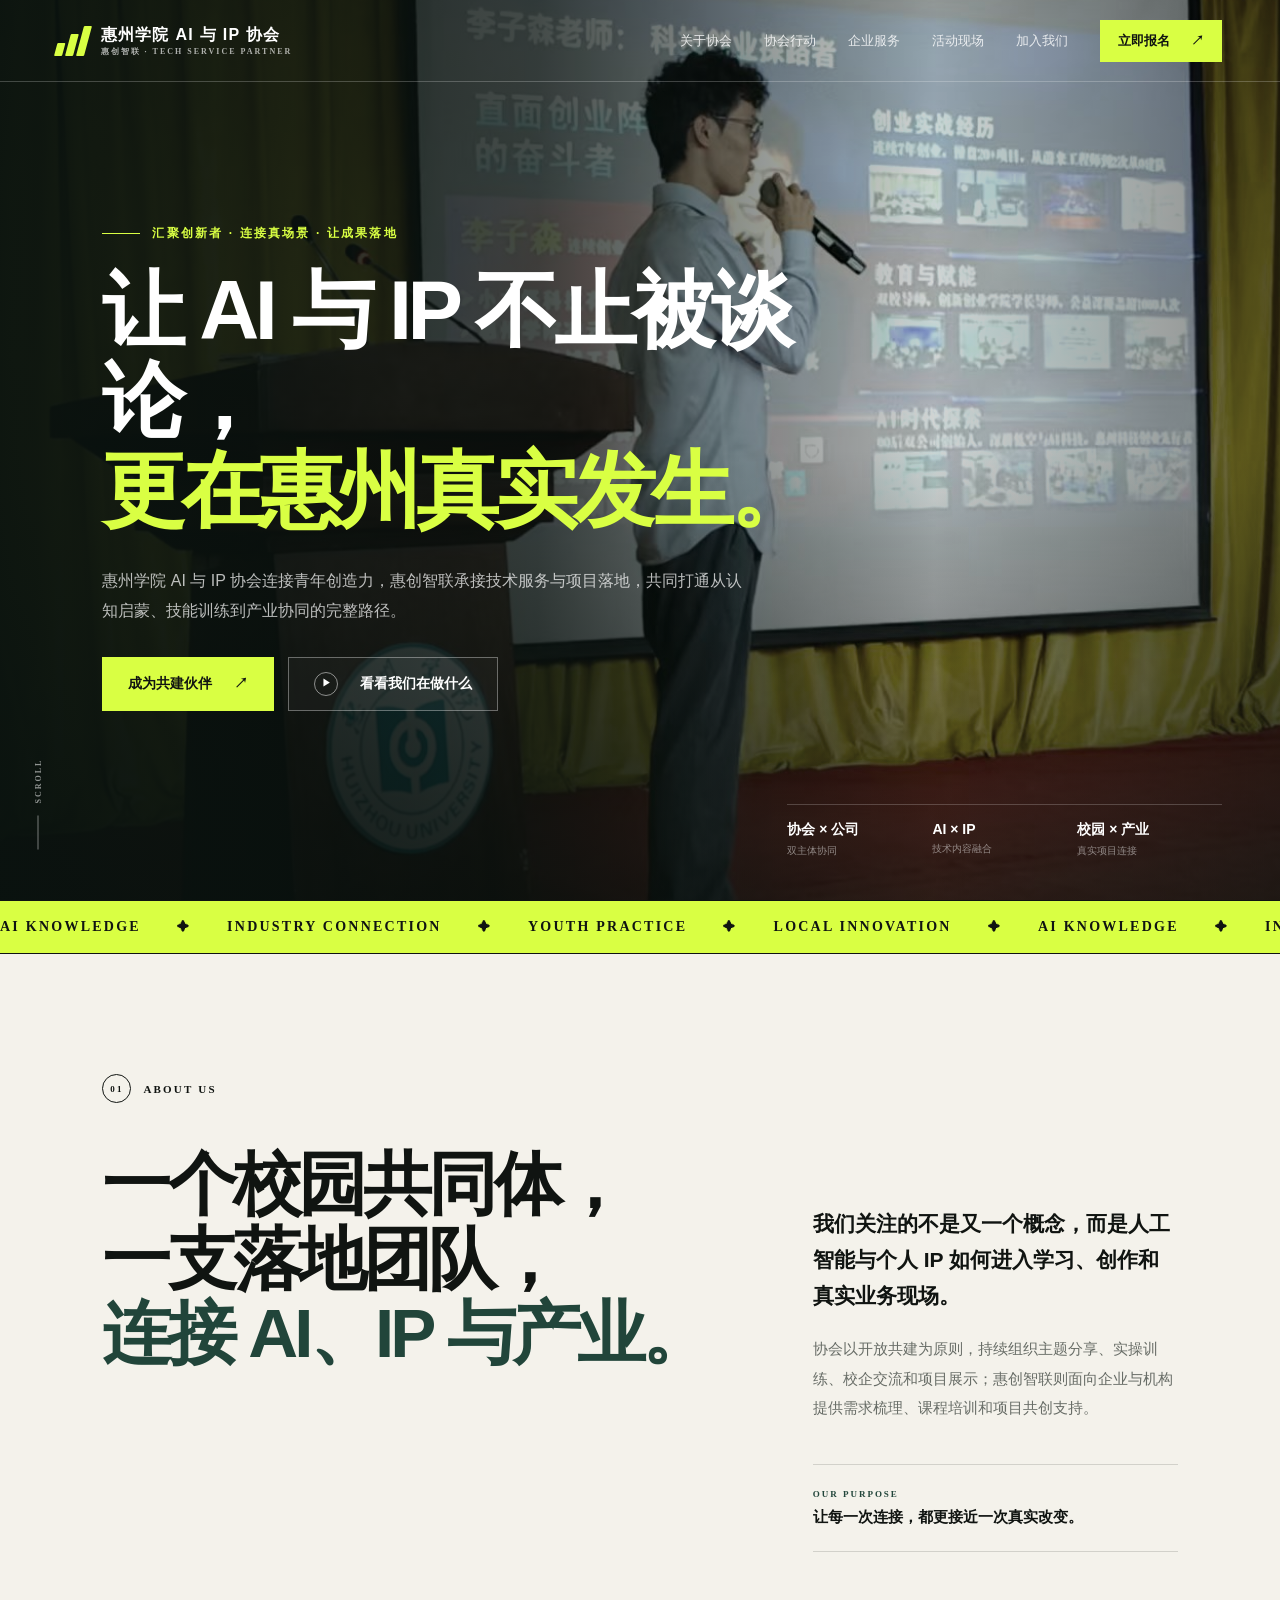
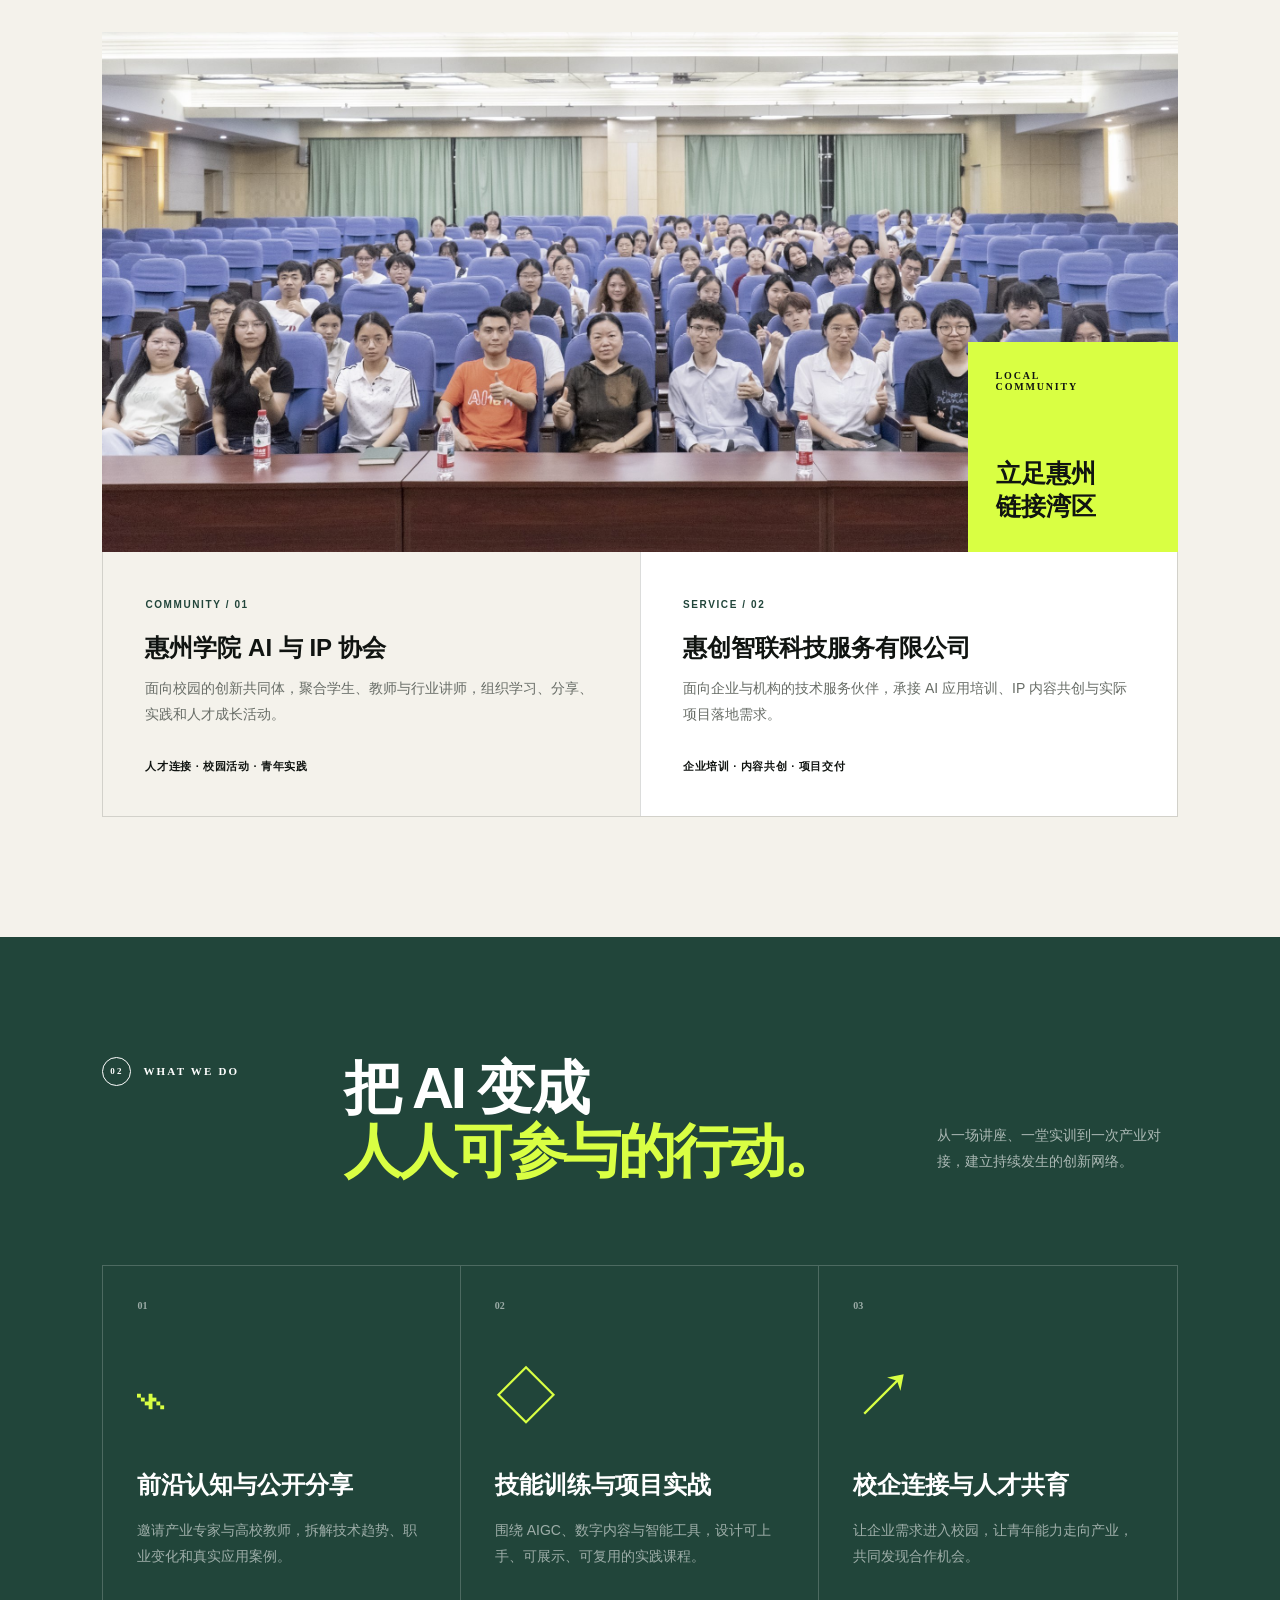
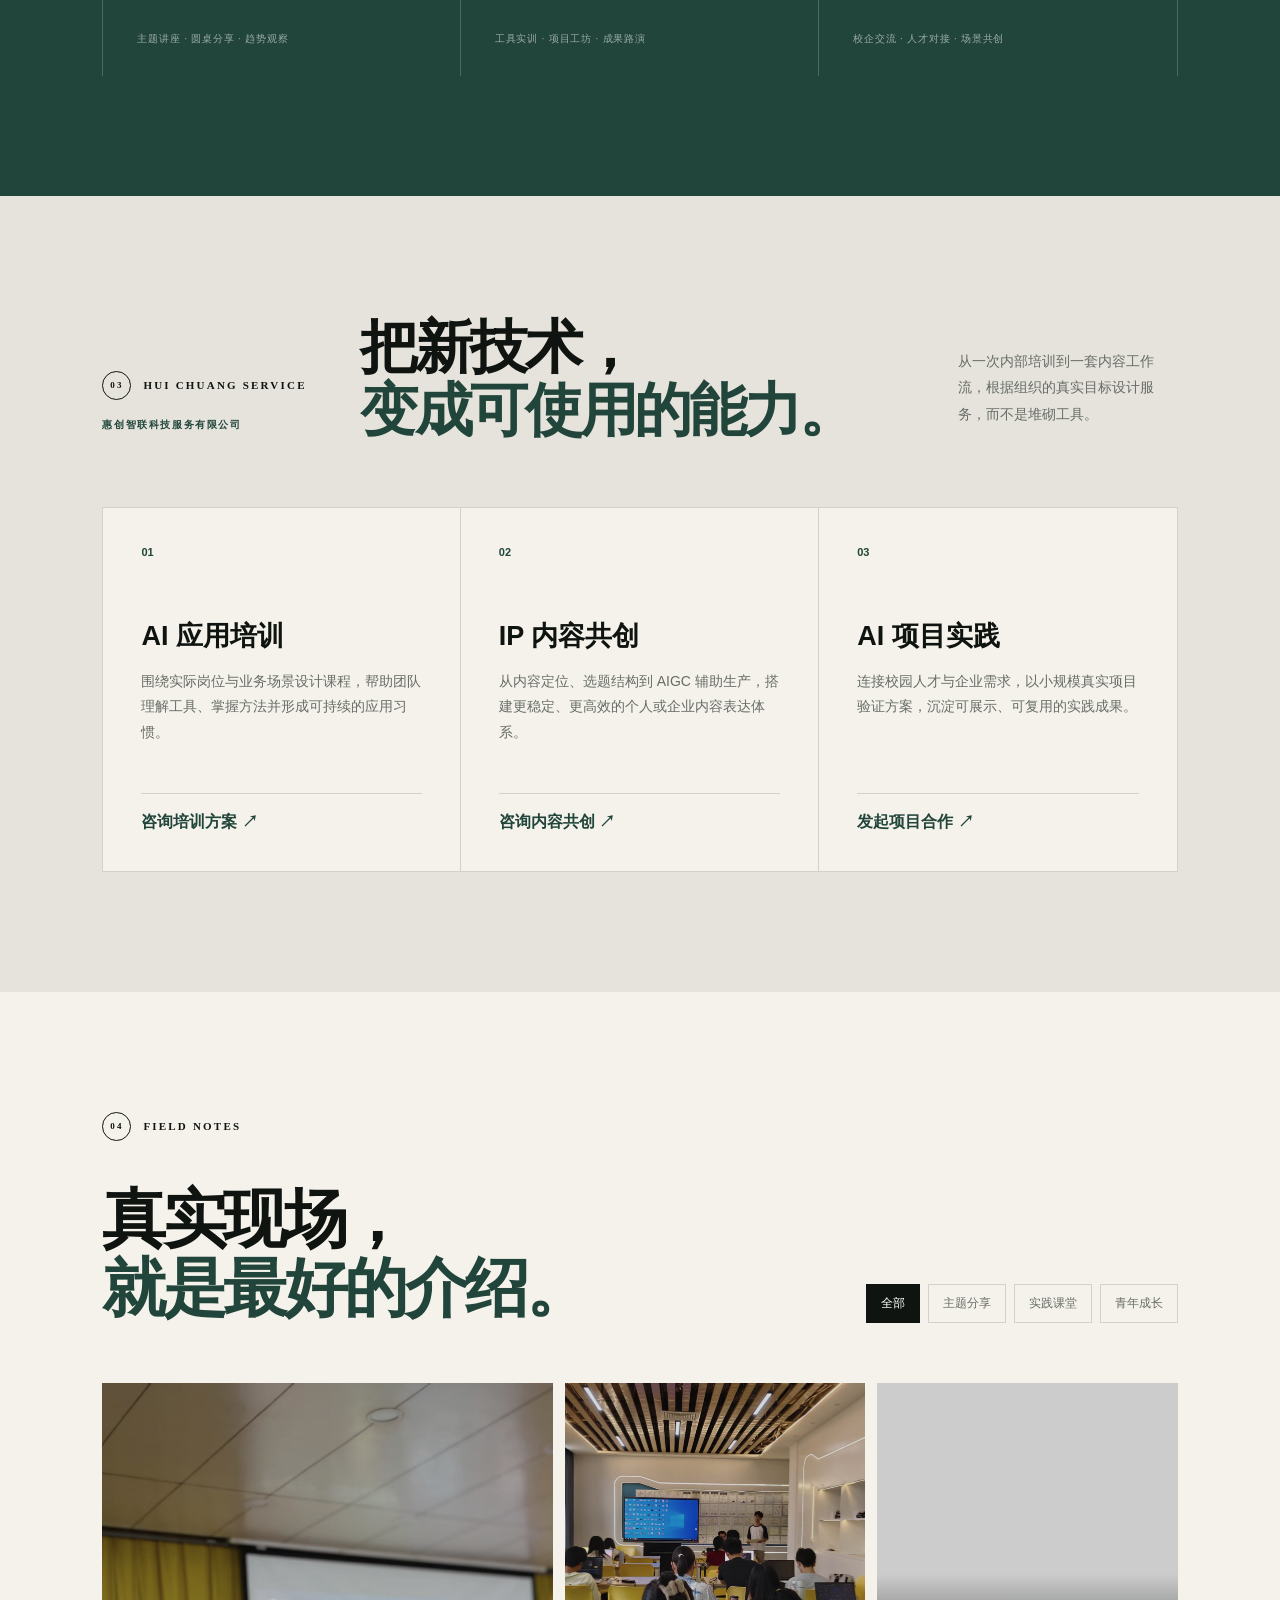
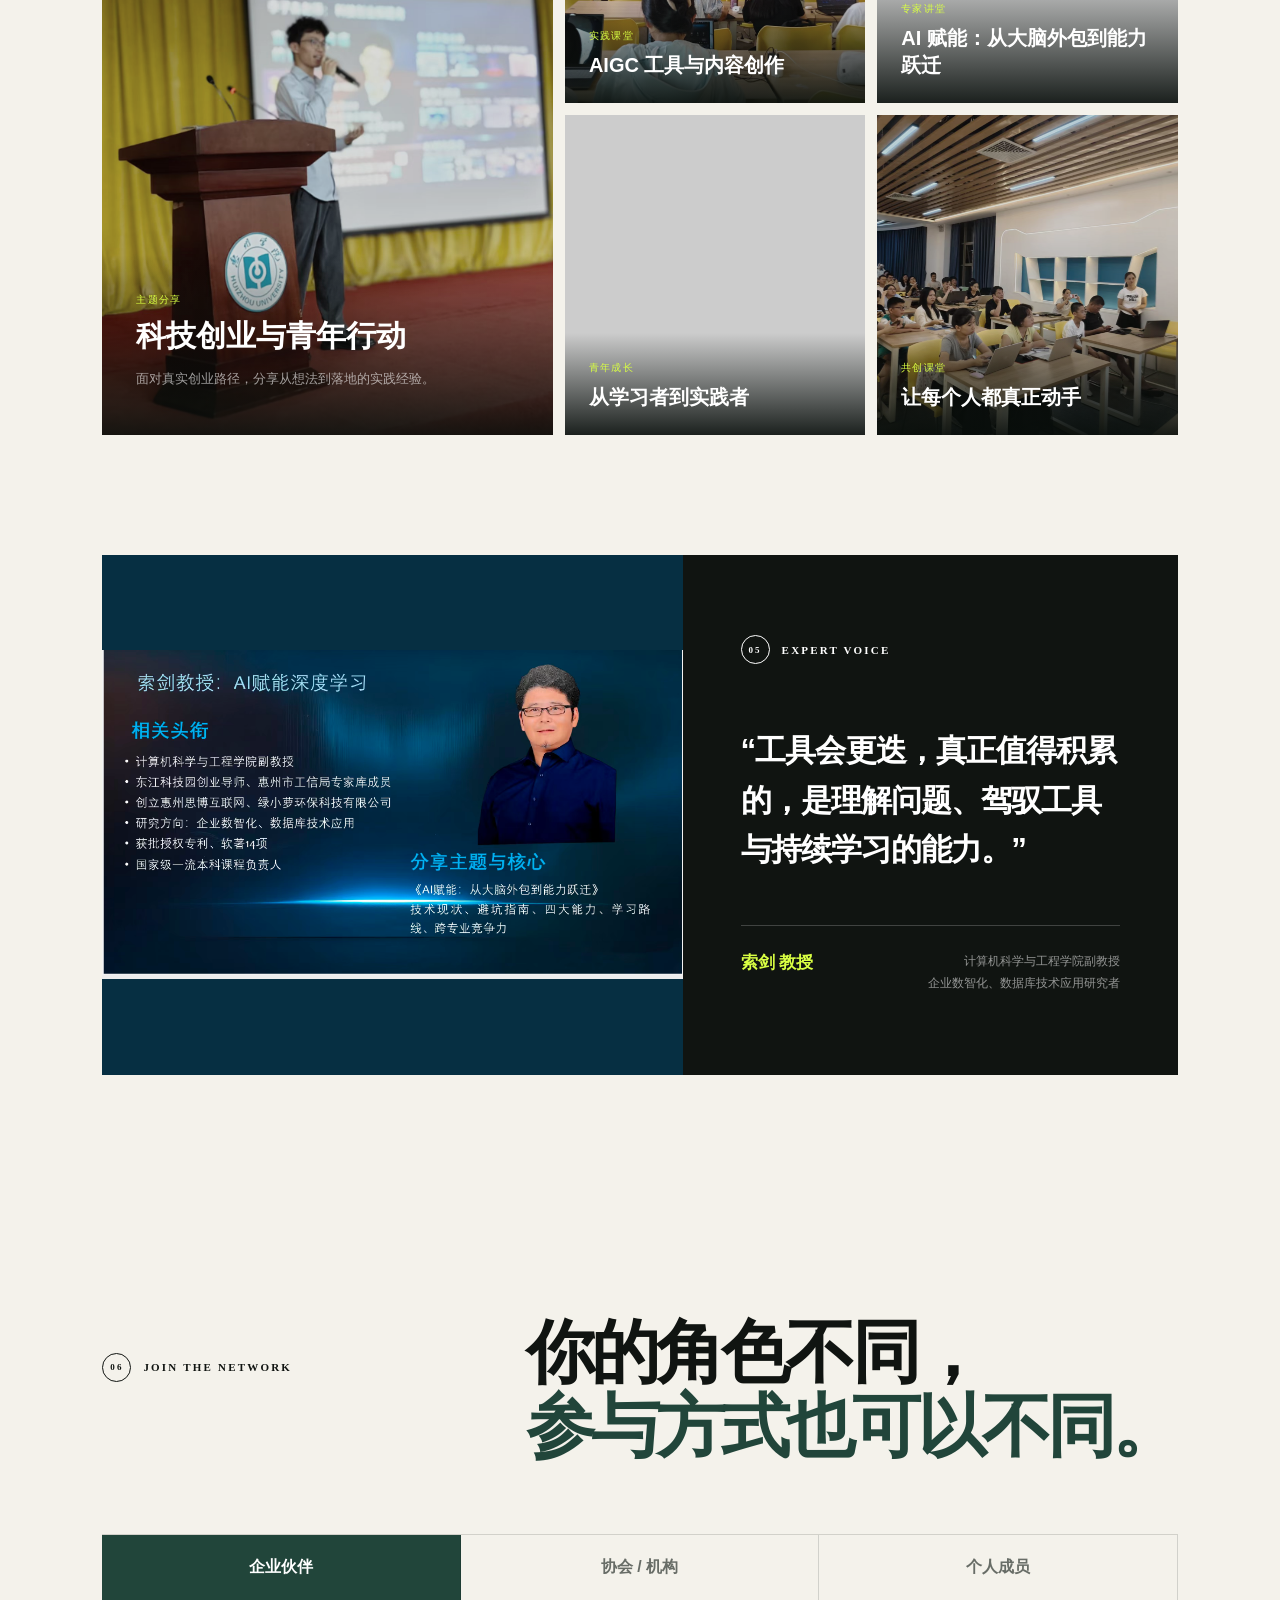
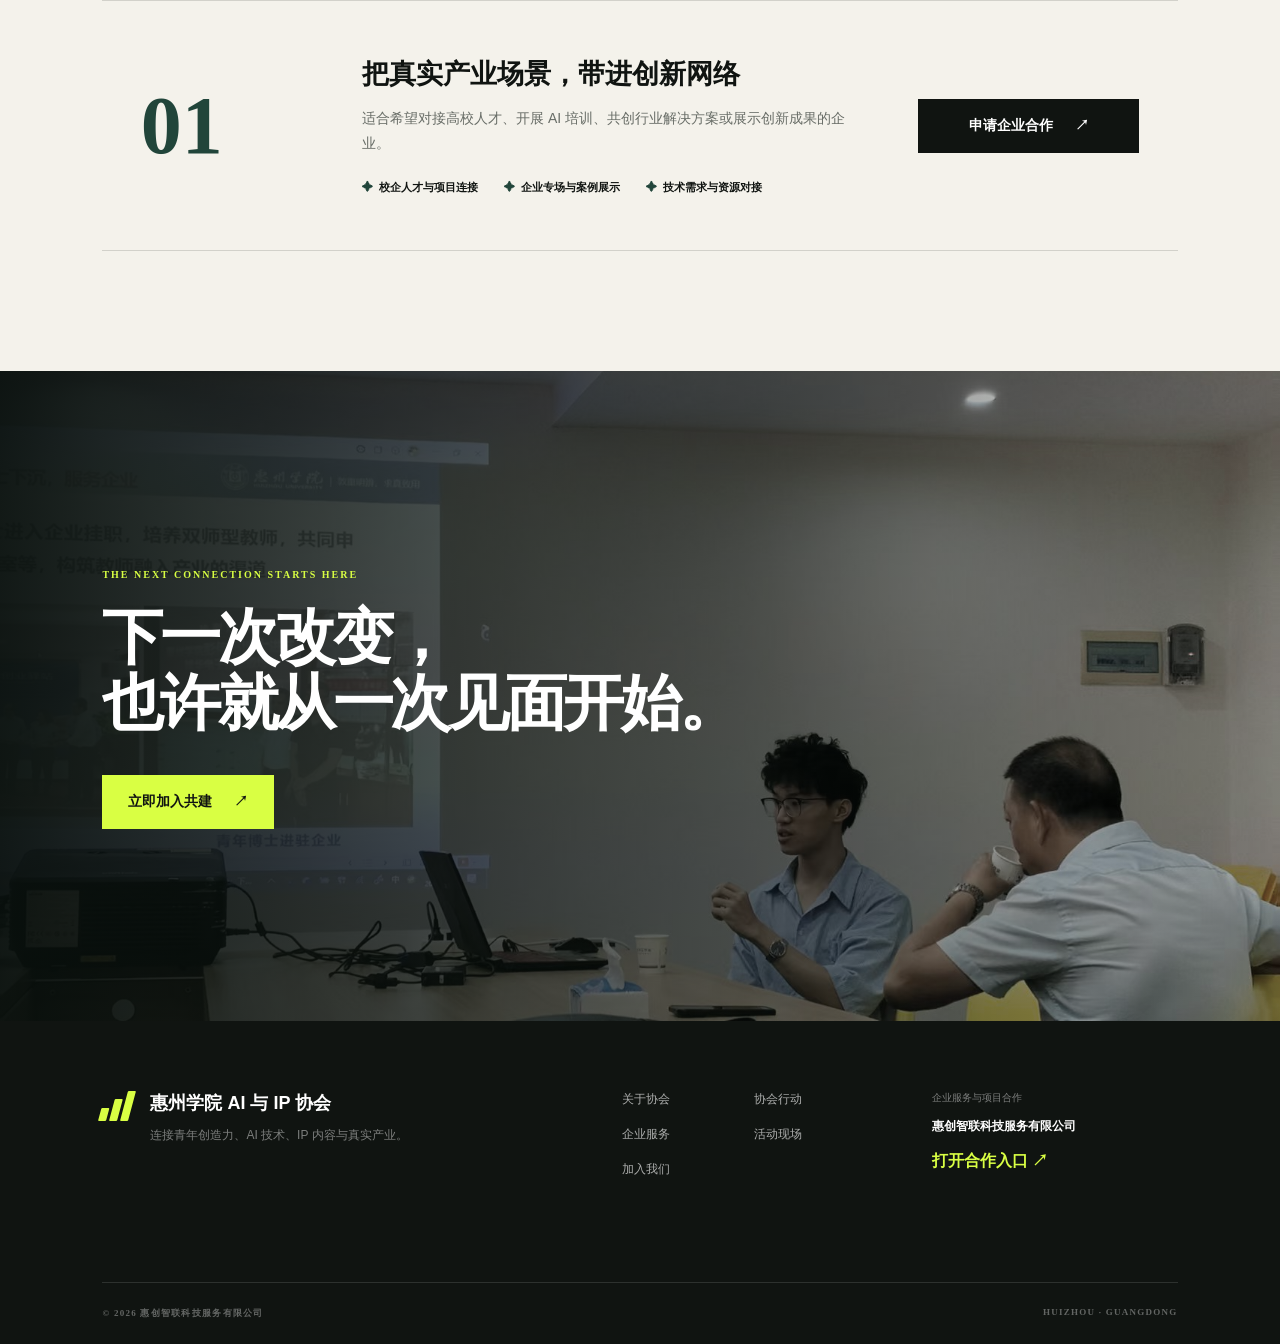
<file: docs/huizhou-ai-ip/index.html>
<!doctype html>
<html lang="zh-CN">
<head>
  <meta charset="UTF-8">
  <meta name="viewport" content="width=device-width, initial-scale=1.0">
  <meta name="description" content="惠州学院AI与IP协会联合惠创智联科技服务有限公司，连接校园人才、AI技能、IP内容与企业真实需求。">
  <meta name="theme-color" content="#101411">
  <meta property="og:title" content="惠州学院AI与IP协会｜惠创智联科技服务有限公司">
  <meta property="og:description" content="从校园创新到企业落地，让AI与IP在惠州真实发生。">
  <meta property="og:type" content="website">
  <meta property="og:url" content="https://dengyuanxing953-eng.github.io/wechat-tutorial/huizhou-ai-ip/">
  <meta property="og:image" content="https://dengyuanxing953-eng.github.io/wechat-tutorial/huizhou-ai-ip/assets/hero-stage.jpg">
  <title>惠州学院AI与IP协会｜惠创智联科技服务有限公司</title>
  <link rel="canonical" href="https://dengyuanxing953-eng.github.io/wechat-tutorial/huizhou-ai-ip/">
  <link rel="icon" href="data:image/svg+xml,%3Csvg xmlns='http://www.w3.org/2000/svg' viewBox='0 0 64 64'%3E%3Crect width='64' height='64' rx='12' fill='%23101411'/%3E%3Cpath d='M12 46h10l8-17H20zm16 0h10l10-29H38zm16 0h8V25z' fill='%23d9ff43'/%3E%3C/svg%3E">
  <link rel="stylesheet" href="styles.css">
</head>
<body>
  <header class="site-header" id="top">
    <a class="brand" href="#top" aria-label="返回首页">
      <span class="brand-mark" aria-hidden="true"><i></i><i></i><i></i></span>
      <span><strong>惠州学院 AI 与 IP 协会</strong><small>惠创智联 · TECH SERVICE PARTNER</small></span>
    </a>
    <button class="menu-toggle" aria-expanded="false" aria-controls="site-nav"><span></span><span></span></button>
    <nav id="site-nav" aria-label="主导航">
      <a href="#about">关于协会</a>
      <a href="#actions">协会行动</a>
      <a href="#service">企业服务</a>
      <a href="#events">活动现场</a>
      <a href="#join">加入我们</a>
      <button class="nav-cta" data-open-signup>立即报名 <span>↗</span></button>
    </nav>
  </header>

  <main>
    <section class="hero">
      <div class="hero-media" aria-hidden="true">
        <img src="assets/hero-stage.jpg" alt="" width="1279" height="1706" fetchpriority="high" decoding="async">
        <div class="hero-wash"></div>
      </div>
      <div class="hero-content reveal">
        <div class="eyebrow"><span></span> 汇聚创新者 · 连接真场景 · 让成果落地</div>
        <h1>让 AI 与 IP 不止被谈论，<br><em>更在惠州真实发生。</em></h1>
        <p>惠州学院 AI 与 IP 协会连接青年创造力，惠创智联承接技术服务与项目落地，共同打通从认知启蒙、技能训练到产业协同的完整路径。</p>
        <div class="hero-actions">
          <button class="button primary" data-open-signup>成为共建伙伴 <span>↗</span></button>
          <a class="button ghost" href="#events"><span class="play">▶</span> 看看我们在做什么</a>
        </div>
      </div>
      <div class="hero-proof reveal">
        <div><strong>协会 × 公司</strong><span>双主体协同</span></div>
        <div><strong>AI × IP</strong><span>技术内容融合</span></div>
        <div><strong>校园 × 产业</strong><span>真实项目连接</span></div>
      </div>
      <a href="#about" class="scroll-cue" aria-label="向下浏览"><span></span>SCROLL</a>
    </section>

    <section class="ticker" aria-label="协会关键词">
      <div class="ticker-track">
        <span>AI KNOWLEDGE</span><b>✦</b><span>INDUSTRY CONNECTION</span><b>✦</b><span>YOUTH PRACTICE</span><b>✦</b><span>LOCAL INNOVATION</span><b>✦</b>
        <span>AI KNOWLEDGE</span><b>✦</b><span>INDUSTRY CONNECTION</span><b>✦</b><span>YOUTH PRACTICE</span><b>✦</b><span>LOCAL INNOVATION</span><b>✦</b>
      </div>
    </section>

    <section class="about section" id="about">
      <div class="section-kicker reveal"><span>01</span> ABOUT US</div>
      <div class="about-grid">
        <div class="about-title reveal">
          <h2>一个校园共同体，<br>一支落地团队，<br><em>连接 AI、IP 与产业。</em></h2>
        </div>
        <div class="about-copy reveal">
          <p class="lead">我们关注的不是又一个概念，而是人工智能与个人 IP 如何进入学习、创作和真实业务现场。</p>
          <p>协会以开放共建为原则，持续组织主题分享、实操训练、校企交流和项目展示；惠创智联则面向企业与机构提供需求梳理、课程培训和项目共创支持。</p>
          <div class="statement">
            <span>OUR PURPOSE</span>
            <strong>让每一次连接，都更接近一次真实改变。</strong>
          </div>
        </div>
      </div>
      <div class="about-visual reveal">
        <img src="assets/audience.jpg" alt="高校活动现场，参与者合影并竖起大拇指" width="2400" height="1213" loading="lazy" decoding="async">
        <div class="visual-note"><span>LOCAL<br>COMMUNITY</span><strong>立足惠州<br>链接湾区</strong></div>
      </div>
      <div class="dual-brand reveal" aria-label="双主体分工">
        <article>
          <span>COMMUNITY / 01</span>
          <h3>惠州学院 AI 与 IP 协会</h3>
          <p>面向校园的创新共同体，聚合学生、教师与行业讲师，组织学习、分享、实践和人才成长活动。</p>
          <strong>人才连接 · 校园活动 · 青年实践</strong>
        </article>
        <article>
          <span>SERVICE / 02</span>
          <h3>惠创智联科技服务有限公司</h3>
          <p>面向企业与机构的技术服务伙伴，承接 AI 应用培训、IP 内容共创与实际项目落地需求。</p>
          <strong>企业培训 · 内容共创 · 项目交付</strong>
        </article>
      </div>
    </section>

    <section class="actions section" id="actions">
      <div class="section-heading reveal">
        <div class="section-kicker light"><span>02</span> WHAT WE DO</div>
        <h2><span class="heading-line">把 AI 变成</span><em><span class="heading-line">人人可参与的行动。</span></em></h2>
        <p>从一场讲座、一堂实训到一次产业对接，建立持续发生的创新网络。</p>
      </div>
      <div class="action-list">
        <article class="action-card reveal">
          <div class="action-no">01</div>
          <div class="action-icon">⌁</div>
          <h3>前沿认知与公开分享</h3>
          <p>邀请产业专家与高校教师，拆解技术趋势、职业变化和真实应用案例。</p>
          <span class="tags">主题讲座 · 圆桌分享 · 趋势观察</span>
        </article>
        <article class="action-card reveal">
          <div class="action-no">02</div>
          <div class="action-icon">◇</div>
          <h3>技能训练与项目实战</h3>
          <p>围绕 AIGC、数字内容与智能工具，设计可上手、可展示、可复用的实践课程。</p>
          <span class="tags">工具实训 · 项目工坊 · 成果路演</span>
        </article>
        <article class="action-card reveal">
          <div class="action-no">03</div>
          <div class="action-icon">↗</div>
          <h3>校企连接与人才共育</h3>
          <p>让企业需求进入校园，让青年能力走向产业，共同发现合作机会。</p>
          <span class="tags">校企交流 · 人才对接 · 场景共创</span>
        </article>
      </div>
    </section>

    <section class="service section" id="service">
      <div class="service-head reveal">
        <div>
          <div class="section-kicker"><span>03</span> HUI CHUANG SERVICE</div>
          <p class="service-owner">惠创智联科技服务有限公司</p>
        </div>
        <h2><span class="heading-line">把新技术，</span><em><span class="heading-line">变成可使用的能力。</span></em></h2>
        <p>从一次内部培训到一套内容工作流，根据组织的真实目标设计服务，而不是堆砌工具。</p>
      </div>
      <div class="service-grid">
        <article class="service-card reveal"><span>01</span><h3>AI 应用培训</h3><p>围绕实际岗位与业务场景设计课程，帮助团队理解工具、掌握方法并形成可持续的应用习惯。</p><button data-open-signup data-type="企业 AI 培训">咨询培训方案 ↗</button></article>
        <article class="service-card reveal"><span>02</span><h3>IP 内容共创</h3><p>从内容定位、选题结构到 AIGC 辅助生产，搭建更稳定、更高效的个人或企业内容表达体系。</p><button data-open-signup data-type="IP 内容共创">咨询内容共创 ↗</button></article>
        <article class="service-card reveal"><span>03</span><h3>AI 项目实践</h3><p>连接校园人才与企业需求，以小规模真实项目验证方案，沉淀可展示、可复用的实践成果。</p><button data-open-signup data-type="AI 项目实践">发起项目合作 ↗</button></article>
      </div>
    </section>

    <section class="events section" id="events">
      <div class="events-head reveal">
        <div>
          <div class="section-kicker"><span>04</span> FIELD NOTES</div>
          <h2>真实现场，<br><em>就是最好的介绍。</em></h2>
        </div>
        <div class="filter-group" role="group" aria-label="活动分类">
          <button class="active" data-filter="all">全部</button>
          <button data-filter="talk">主题分享</button>
          <button data-filter="workshop">实践课堂</button>
          <button data-filter="talent">青年成长</button>
        </div>
      </div>

      <div class="event-grid">
        <article class="event-card event-feature reveal" data-category="talk">
          <img src="assets/keynote.jpg" alt="青年讲者在高校礼堂进行科技创业主题分享" width="1279" height="1706" loading="lazy" decoding="async">
          <div class="event-overlay"><span>主题分享</span><h3>科技创业与青年行动</h3><p>面对真实创业路径，分享从想法到落地的实践经验。</p></div>
        </article>
        <article class="event-card reveal" data-category="workshop">
          <img src="assets/workshop-main.jpg" alt="AI应用实践课堂现场" width="2275" height="1279" loading="lazy" decoding="async">
          <div class="event-overlay"><span>实践课堂</span><h3>AIGC 工具与内容创作</h3></div>
        </article>
        <article class="event-card reveal" data-category="talk">
          <img src="assets/professor.jpg" alt="索剑教授进行AI赋能主题分享" width="1800" height="1200" loading="lazy" decoding="async">
          <div class="event-overlay"><span>专家讲堂</span><h3>AI 赋能：从大脑外包到能力跃迁</h3></div>
        </article>
        <article class="event-card reveal" data-category="talent">
          <img src="assets/awards.jpg" alt="青年学员在课程结业现场展示证书" width="1820" height="1024" loading="lazy" decoding="async">
          <div class="event-overlay"><span>青年成长</span><h3>从学习者到实践者</h3></div>
        </article>
        <article class="event-card reveal" data-category="workshop">
          <img src="assets/classroom.jpg" alt="参与者使用电脑进行AI实操学习" width="1706" height="1279" loading="lazy" decoding="async">
          <div class="event-overlay"><span>共创课堂</span><h3>让每个人都真正动手</h3></div>
        </article>
      </div>
    </section>

    <section class="expert section">
      <div class="expert-card reveal">
        <div class="expert-portrait"><img src="assets/expert-card.png" alt="索剑教授介绍页" width="1080" height="612" loading="lazy" decoding="async"></div>
        <div class="expert-copy">
          <div class="section-kicker light"><span>05</span> EXPERT VOICE</div>
          <blockquote>“工具会更迭，真正值得积累的，是理解问题、驾驭工具与持续学习的能力。”</blockquote>
          <div class="expert-meta"><strong>索剑 教授</strong><span>计算机科学与工程学院副教授<br>企业数智化、数据库技术应用研究者</span></div>
        </div>
      </div>
    </section>

    <section class="join section" id="join">
      <div class="join-head reveal">
        <div class="section-kicker"><span>06</span> JOIN THE NETWORK</div>
        <h2>你的角色不同，<br><em>参与方式也可以不同。</em></h2>
      </div>

      <div class="join-tabs reveal">
        <div class="tab-buttons" role="tablist" aria-label="参与身份">
          <button class="active" role="tab" aria-selected="true" data-tab="company">企业伙伴</button>
          <button role="tab" aria-selected="false" data-tab="org">协会 / 机构</button>
          <button role="tab" aria-selected="false" data-tab="person">个人成员</button>
        </div>
        <div class="tab-panel active" id="company" role="tabpanel">
          <span class="big-index">01</span>
          <div><h3>把真实产业场景，带进创新网络</h3><p>适合希望对接高校人才、开展 AI 培训、共创行业解决方案或展示创新成果的企业。</p><ul><li>校企人才与项目连接</li><li>企业专场与案例展示</li><li>技术需求与资源对接</li></ul></div>
          <button class="button dark" data-open-signup data-type="企业伙伴">申请企业合作 <span>↗</span></button>
        </div>
        <div class="tab-panel" id="org" role="tabpanel">
          <span class="big-index">02</span>
          <div><h3>联合策划，让优质资源彼此抵达</h3><p>适合行业协会、园区、学校与社会组织，共同发起活动、课程和区域创新项目。</p><ul><li>联合活动与品牌共建</li><li>讲师、场地及渠道互通</li><li>跨行业合作项目</li></ul></div>
          <button class="button dark" data-open-signup data-type="协会 / 机构">发起机构合作 <span>↗</span></button>
        </div>
        <div class="tab-panel" id="person" role="tabpanel">
          <span class="big-index">03</span>
          <div><h3>与一群行动者，保持共同成长</h3><p>适合 AI 从业者、教师、学生、创业者和技术爱好者，参与学习、分享与志愿共建。</p><ul><li>优先获取活动信息</li><li>加入主题学习社群</li><li>申请讲师或志愿者</li></ul></div>
          <button class="button dark" data-open-signup data-type="个人成员">申请个人加入 <span>↗</span></button>
        </div>
      </div>
    </section>

    <section class="cta-section">
      <div class="cta-bg"><img src="assets/meeting.jpg" alt="青年代表与学院老师进行校企交流" width="1706" height="1279" loading="lazy" decoding="async"></div>
      <div class="cta-content reveal">
        <span>THE NEXT CONNECTION STARTS HERE</span>
        <h2><span class="heading-line">下一次改变，</span><span class="heading-line">也许就从一次见面开始。</span></h2>
        <button class="button primary" data-open-signup>立即加入共建 <span>↗</span></button>
      </div>
    </section>
  </main>

  <footer>
    <div class="footer-brand">
      <span class="brand-mark" aria-hidden="true"><i></i><i></i><i></i></span>
      <div><strong>惠州学院 AI 与 IP 协会</strong><p>连接青年创造力、AI 技术、IP 内容与真实产业。</p></div>
    </div>
    <div class="footer-links"><a href="#about">关于协会</a><a href="#actions">协会行动</a><a href="#service">企业服务</a><a href="#events">活动现场</a><a href="#join">加入我们</a></div>
    <div class="footer-contact"><span>企业服务与项目合作</span><strong>惠创智联科技服务有限公司</strong><button data-open-signup data-type="企业合作咨询">打开合作入口 ↗</button></div>
    <div class="footer-bottom"><span>© 2026 惠创智联科技服务有限公司</span><span>HUIZHOU · GUANGDONG</span></div>
  </footer>

  <dialog class="signup-dialog" aria-labelledby="signup-title">
    <button class="dialog-close" aria-label="关闭">×</button>
    <div class="dialog-copy">
      <span class="dialog-kicker">JOIN US</span>
      <h2 id="signup-title">加入创新网络</h2>
      <p>请使用微信扫描小程序码，填写报名信息。我们会根据您的身份与意向进行后续联系。</p>
      <div class="selected-type">当前身份：<strong>企业伙伴</strong></div>
      <div class="dialog-tips"><span>01</span> 微信扫码进入报名页<br><span>02</span> 选择身份并提交基本信息<br><span>03</span> 等待工作人员联系</div>
    </div>
    <div class="qr-wrap"><img src="assets/signup-qr.jpg" alt="微信小程序报名码" width="470" height="470" decoding="async"><strong>微信扫码 · 立即报名</strong><small>若无法识别，请保存图片后在微信中打开</small></div>
  </dialog>

  <div class="mobile-actions" aria-label="快捷操作">
    <button data-open-signup data-type="协会成员">协会报名</button>
    <button data-open-signup data-type="企业合作咨询">企业合作 ↗</button>
  </div>

  <script src="script.js"></script>
</body>
</html>
</file>
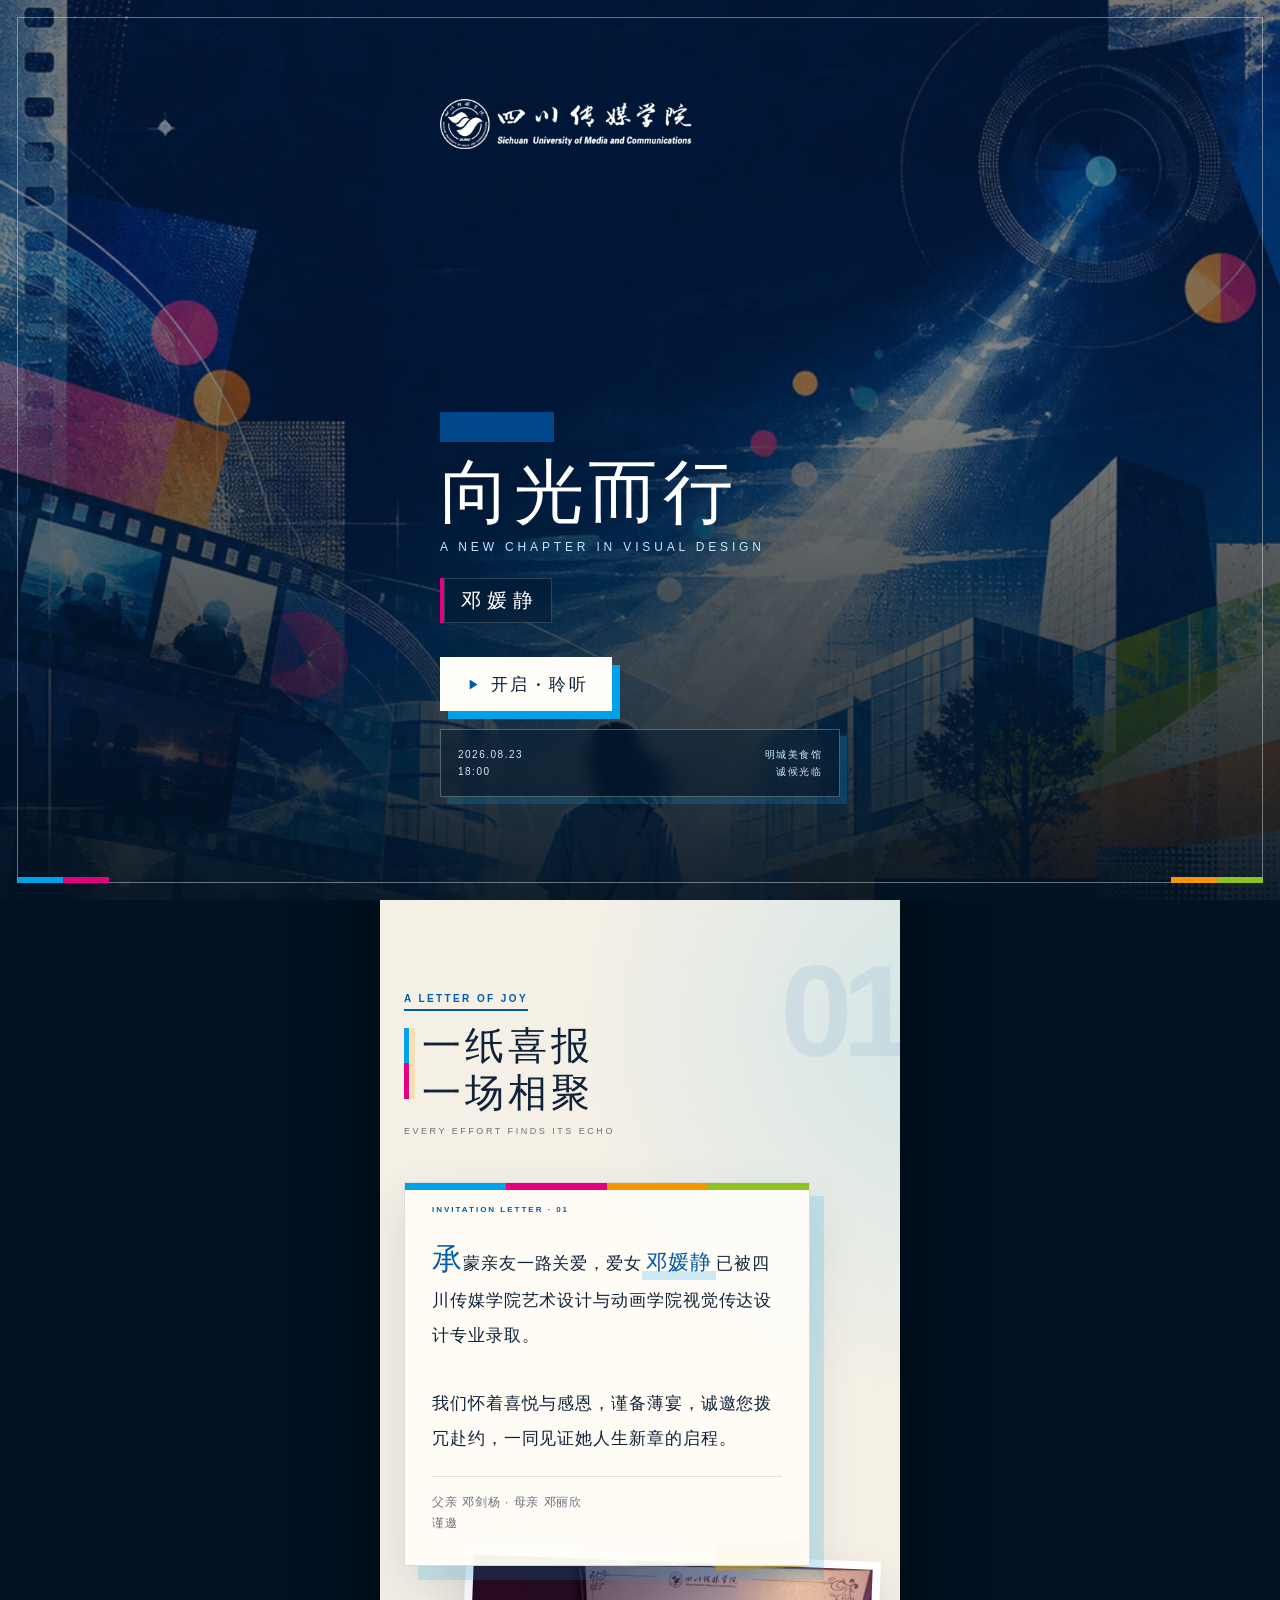
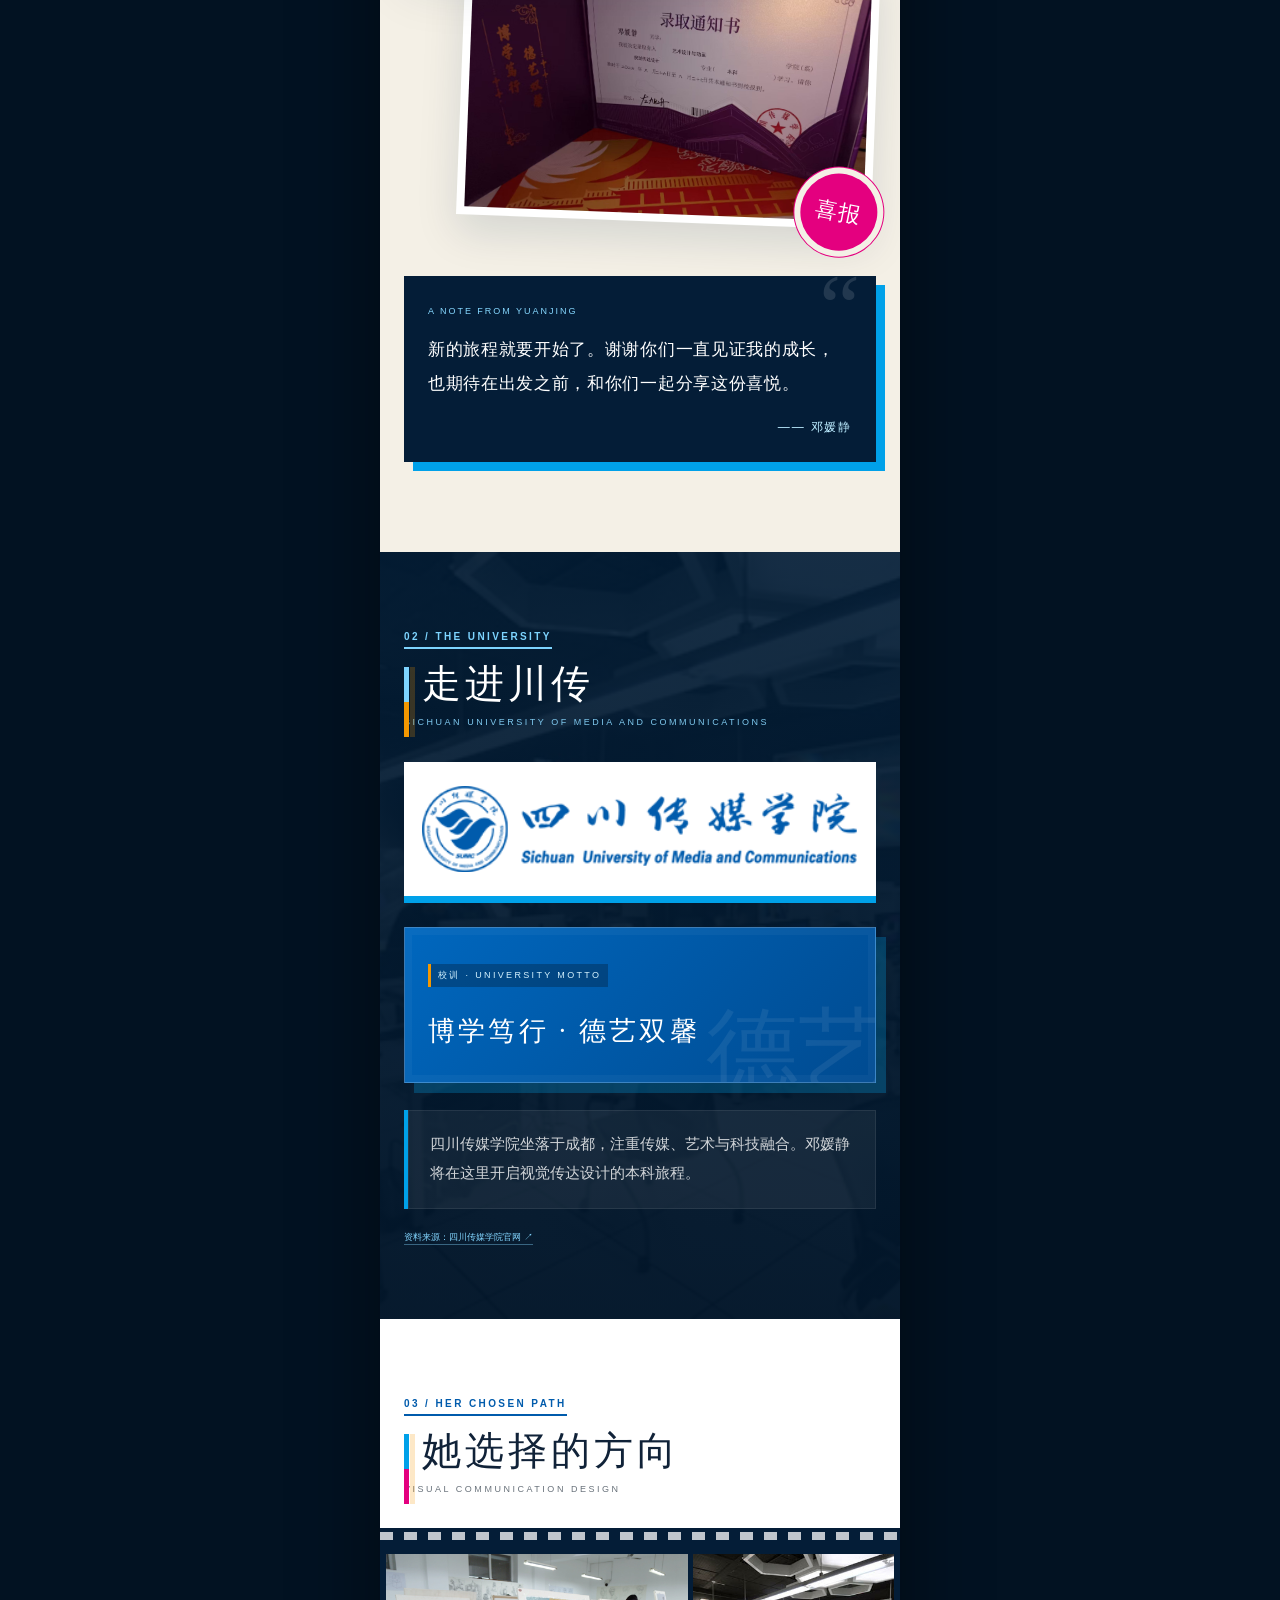
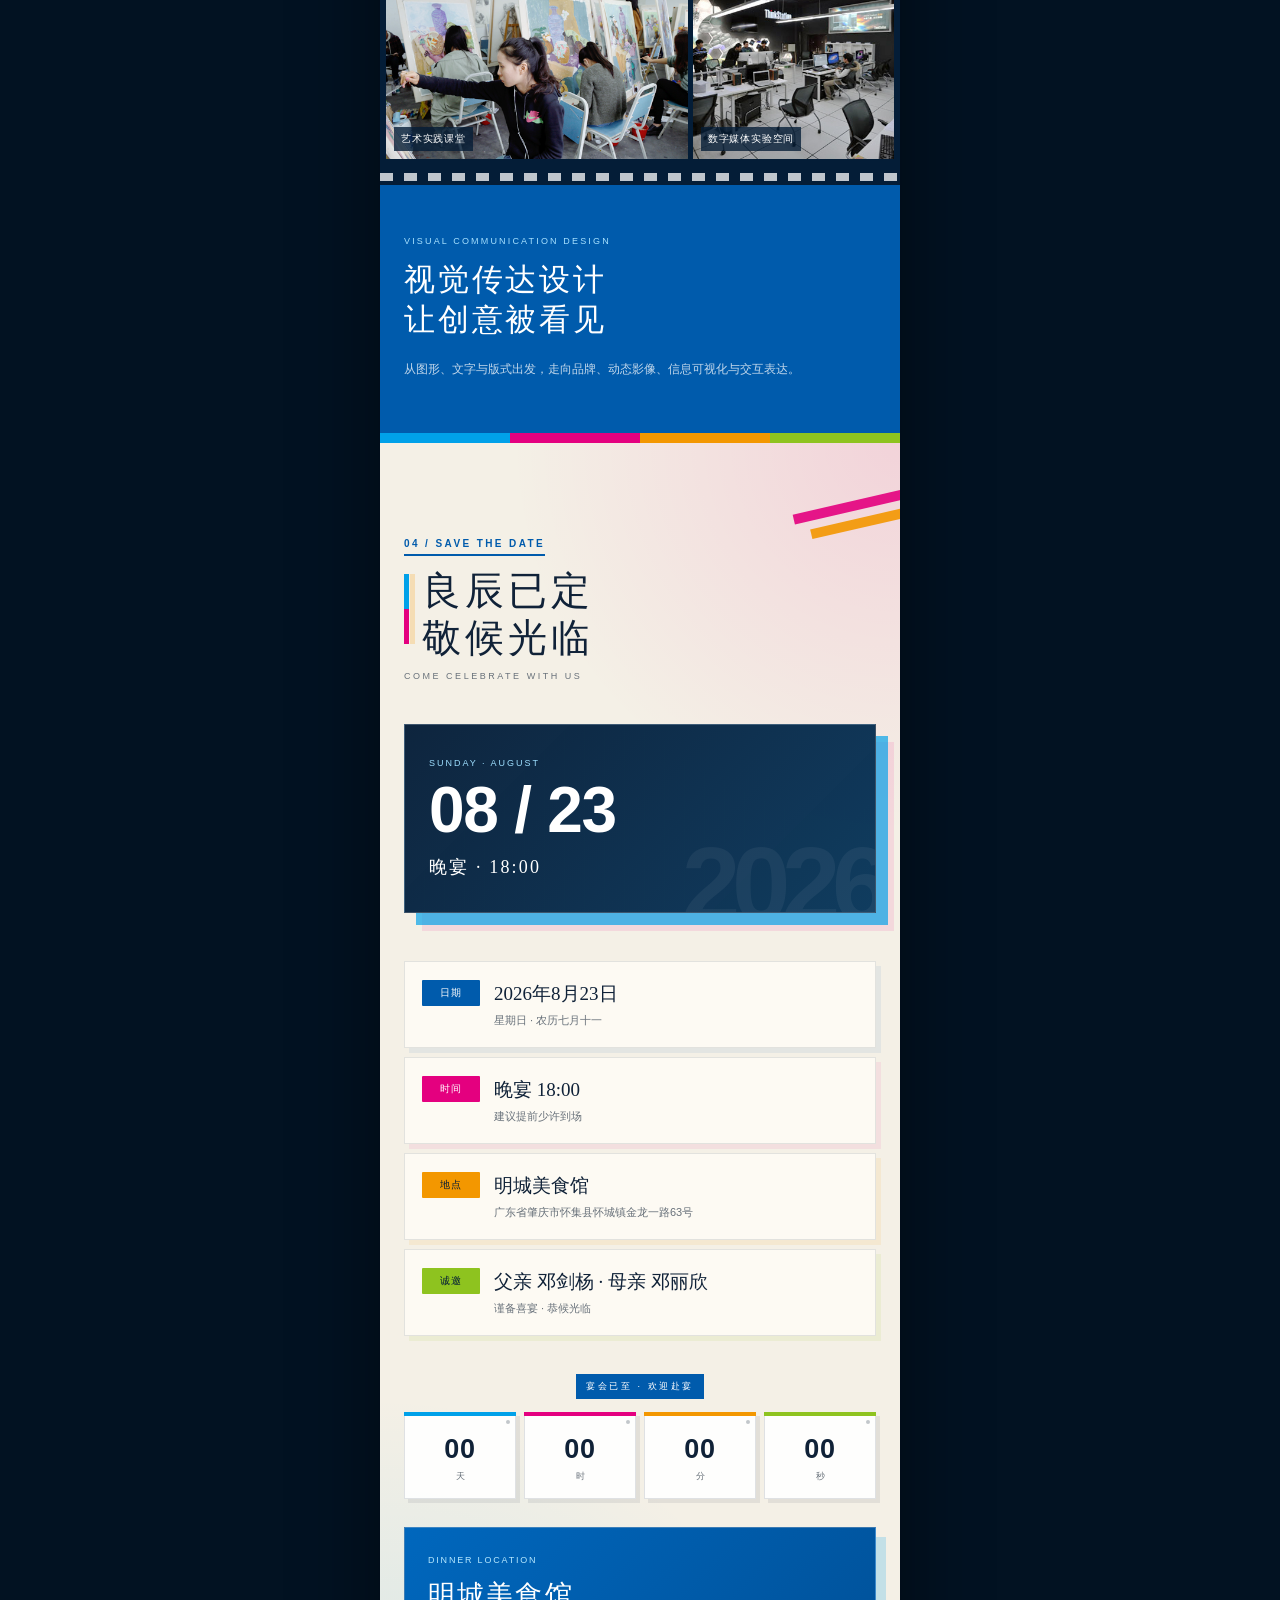
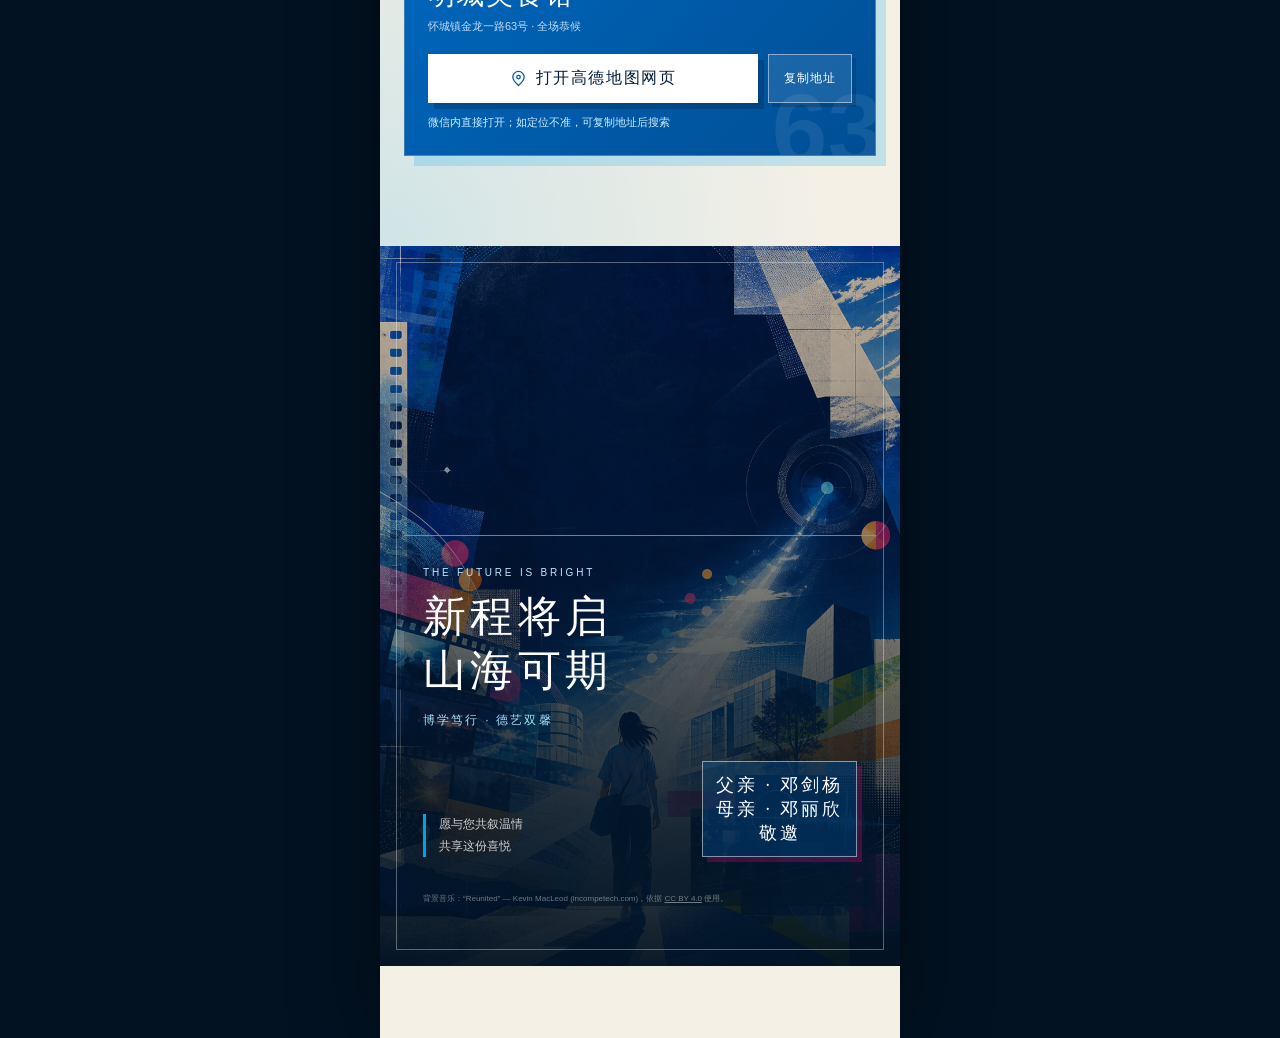
<file: docs/invitation/index.html>
<!doctype html>
<html lang="zh-CN">
<head>
  <meta charset="utf-8">
  <meta name="viewport" content="width=device-width,initial-scale=1,viewport-fit=cover,user-scalable=no">
  <meta name="theme-color" content="#06284b">
  <meta name="format-detection" content="telephone=no">
  <meta name="description" content="邓媛静升学宴邀请函｜四川传媒学院视觉传达设计｜2026年8月23日18:00">
  <meta property="og:type" content="website">
  <meta property="og:title" content="向光而行｜邓媛静升学宴邀请函">
  <meta property="og:description" content="一纸喜报，一场相聚。诚邀您共同见证新章启幕。">
  <meta property="og:image" content="assets/share-cover-v3.jpg">
  <link rel="image_src" href="assets/share-cover-v3.jpg">
  <title>向光而行｜邓媛静升学宴邀请函</title>
  <style>
    :root {
      --blue: #005bac;
      --navy: #041d37;
      --cyan: #00a1e9;
      --pink: #e4007f;
      --orange: #f39700;
      --green: #8ec31f;
      --paper: #f4f0e6;
      --white: #fffdf7;
      --ink: #102238;
      --muted: #68717a;
      --font-title: "Songti SC", "STSong", "Source Han Serif SC", "Noto Serif CJK SC", SimSun, serif;
      --font-body: "PingFang SC", "Hiragino Sans GB", "Microsoft YaHei", "Noto Sans CJK SC", sans-serif;
      --font-code: "DIN Alternate", "Bahnschrift", "Arial Narrow", Arial, sans-serif;
    }

    * { box-sizing: border-box; }
    html { scroll-behavior: smooth; background: #021222; }
    body {
      margin: 0;
      color: var(--ink);
      font-family: var(--font-body);
      background: #021222;
      -webkit-font-smoothing: antialiased;
      text-rendering: optimizeLegibility;
      font-synthesis: none;
    }
    body.locked { overflow: hidden; }
    button, a { font: inherit; }
    a { color: inherit; }
    img { display: block; max-width: 100%; }

    .page {
      position: relative;
      width: min(100%, 520px);
      min-height: 100vh;
      padding-bottom: 72px;
      margin: 0 auto;
      overflow: hidden;
      background: var(--paper);
      box-shadow: 0 0 80px rgba(0,0,0,.46);
    }

    .grain {
      position: fixed;
      inset: 0;
      z-index: 95;
      pointer-events: none;
      opacity: .055;
      background-image: url("data:image/svg+xml,%3Csvg viewBox='0 0 180 180' xmlns='http://www.w3.org/2000/svg'%3E%3Cfilter id='n'%3E%3CfeTurbulence type='fractalNoise' baseFrequency='.88' numOctaves='4' stitchTiles='stitch'/%3E%3C/filter%3E%3Crect width='100%25' height='100%25' filter='url(%23n)'/%3E%3C/svg%3E");
      mix-blend-mode: multiply;
    }

    .opening {
      position: fixed;
      inset: 0;
      z-index: 110;
      display: grid;
      place-items: center;
      color: white;
      background: #031c35;
      transition: opacity .9s cubic-bezier(.55,.05,.2,1), visibility .9s;
    }
    .opening.is-open { opacity: 0; visibility: hidden; }
    .opening-art {
      position: absolute;
      inset: 0;
      width: 100%;
      height: 100%;
      object-fit: cover;
      object-position: 50% 52%;
      opacity: .72;
    }
    .opening::after {
      content: "";
      position: absolute;
      inset: 0;
      background: linear-gradient(180deg, rgba(3,24,46,.25), rgba(3,22,42,.28) 42%, rgba(2,18,34,.9));
    }
    .opening-frame { position: absolute; inset: 17px; z-index: 2; border: 1px solid rgba(255,255,255,.4); pointer-events: none; }
    .opening-frame::before, .opening-frame::after { content: ""; position: absolute; width: 46px; height: 6px; bottom: -1px; }
    .opening-frame::before { left: -1px; background: var(--cyan); box-shadow: 46px 0 var(--pink); }
    .opening-frame::after { right: -1px; background: var(--green); box-shadow: -46px 0 var(--orange); }
    .opening-inner { position: relative; z-index: 3; width: min(calc(100% - 50px), 400px); min-height: 78vh; display: flex; flex-direction: column; justify-content: space-between; }
    .opening-logo { width: 252px; filter: brightness(0) invert(1); }
    .opening-center { margin-top: auto; padding-bottom: 18px; }
    .opening-kicker { margin: 0 0 13px; font-size: 11px; letter-spacing: .36em; color: #bce8ff; }
    .opening h1 { margin: 0; font-family: "Songti SC", SimSun, serif; font-size: clamp(52px, 14vw, 70px); font-weight: 600; line-height: 1.08; letter-spacing: .06em; }
    .opening h1 em { display: block; margin-top: 10px; font-family: Arial, sans-serif; font-size: 12px; font-style: normal; font-weight: 500; letter-spacing: .32em; color: #bce8ff; }
    .opening-name { margin: 27px 0 0; font-size: 20px; font-weight: 600; letter-spacing: .3em; }
    .open-button {
      appearance: none;
      position: relative;
      width: 172px;
      height: 54px;
      display: flex;
      align-items: center;
      justify-content: center;
      gap: 10px;
      margin-top: 34px;
      color: var(--navy);
      font-weight: 600;
      letter-spacing: .14em;
      background: var(--white);
      border: 0;
      cursor: pointer;
      box-shadow: 8px 8px 0 var(--cyan);
    }
    .open-button svg { width: 17px; height: 17px; fill: var(--blue); }
    .opening-date { display: flex; justify-content: space-between; gap: 18px; padding-top: 22px; border-top: 1px solid rgba(255,255,255,.35); font-size: 10px; line-height: 1.7; letter-spacing: .15em; color: #c9edff; }

    .music-button {
      position: fixed;
      z-index: 100;
      top: max(18px, env(safe-area-inset-top));
      right: max(calc((100vw - min(100vw, 520px))/2 + 16px), 16px);
      width: 46px;
      height: 46px;
      display: grid;
      place-items: center;
      color: white;
      background: rgba(4,29,55,.78);
      border: 1px solid rgba(255,255,255,.5);
      border-radius: 50%;
      backdrop-filter: blur(8px);
      opacity: 0;
      visibility: hidden;
      transition: opacity .4s, visibility .4s;
      cursor: pointer;
    }
    .music-button.visible { opacity: 1; visibility: visible; }
    .music-button svg { width: 20px; height: 20px; fill: currentColor; }
    .music-button.playing { animation: rotate 5s linear infinite; }
    .music-button::after { content: ""; position: absolute; inset: 5px; border: 1px solid rgba(255,255,255,.2); border-radius: 50%; }

    .hero {
      position: relative;
      min-height: 100svh;
      display: grid;
      grid-template-rows: auto 1fr auto;
      padding: 27px 24px 32px;
      color: white;
      background: var(--navy);
      isolation: isolate;
    }
    .hero-art { position: absolute; inset: 0; z-index: -3; width: 100%; height: 100%; object-fit: cover; object-position: 50% 52%; }
    .hero::before { content: ""; position: absolute; inset: 0; z-index: -2; background: linear-gradient(180deg, rgba(2,28,54,.28), rgba(3,24,46,.06) 38%, rgba(2,19,36,.86) 86%, #021426); }
    .hero::after { content: ""; position: absolute; inset: 16px; z-index: -1; border: 1px solid rgba(255,255,255,.35); }
    .hero-top { display: flex; justify-content: space-between; align-items: flex-start; gap: 16px; }
    .hero-logo { width: 250px; filter: brightness(0) invert(1); }
    .hero-index { font-size: 10px; line-height: 1.5; letter-spacing: .15em; text-align: right; color: #c2eaff; }
    .hero-copy { align-self: end; padding-bottom: 56px; }
    .hero-eyebrow { display: inline-block; margin: 0 0 13px; padding: 6px 9px; color: var(--navy); font-size: 10px; font-weight: 700; letter-spacing: .18em; background: var(--orange); transform: rotate(-2deg); }
    .hero h2 { margin: 0; font-family: "Songti SC", SimSun, serif; font-size: clamp(58px, 16vw, 78px); font-weight: 600; line-height: 1.02; letter-spacing: .04em; text-shadow: 0 4px 24px rgba(0,0,0,.28); }
    .hero h2 span { display: block; margin-top: 12px; font-family: Arial, sans-serif; font-size: 12px; font-weight: 600; letter-spacing: .34em; color: #c8edff; }
    .hero-student { display: flex; justify-content: space-between; align-items: flex-end; gap: 16px; margin-top: 30px; padding-top: 18px; border-top: 1px solid rgba(255,255,255,.4); }
    .hero-student strong { font-size: 24px; letter-spacing: .24em; }
    .hero-student small { display: block; margin-top: 8px; font-size: 11px; line-height: 1.65; color: #bde8ff; }
    .hero-stamp { padding: 7px 8px; font-size: 10px; letter-spacing: .08em; border: 1px solid white; transform: rotate(4deg); }
    .hero-bottom { display: flex; justify-content: space-between; align-items: flex-end; gap: 15px; }
    .hero-date strong { display: block; font-size: 20px; letter-spacing: .1em; }
    .hero-date span { display: block; margin-top: 6px; font-size: 10px; letter-spacing: .14em; color: #bce8ff; }
    .hero-scroll { font-size: 9px; letter-spacing: .16em; writing-mode: vertical-rl; animation: float 1.8s ease-in-out infinite; }
    .spark { position: absolute; z-index: 1; color: white; opacity: .8; pointer-events: none; }
    .spark.s1 { top: 19%; right: 12%; width: 25px; height: 25px; animation: twinkle 2.3s ease-in-out infinite; }
    .spark.s2 { top: 38%; left: 8%; width: 14px; height: 14px; animation: twinkle 1.8s .4s ease-in-out infinite; }

    section { position: relative; }
    .reveal { opacity: 0; transform: translateY(28px); transition: opacity .85s ease, transform .85s cubic-bezier(.22,.8,.2,1); }
    .reveal.visible { opacity: 1; transform: none; }
    .section-tag { margin: 0 0 12px; color: var(--blue); font-size: 10px; font-weight: 700; letter-spacing: .24em; }
    .section-title { margin: 0; font-family: "Songti SC", SimSun, serif; font-size: 39px; font-weight: 600; line-height: 1.2; letter-spacing: .08em; }
    .section-en { margin: 9px 0 0; color: var(--muted); font-size: 9px; letter-spacing: .28em; }

    .invitation {
      padding: 88px 24px 90px;
      background:
        radial-gradient(circle at 110% 10%, rgba(0,161,233,.14), transparent 30%),
        var(--paper);
    }
    .giant-no { position: absolute; right: -4px; top: 46px; color: rgba(0,91,172,.08); font-size: 130px; font-weight: 900; line-height: 1; letter-spacing: -.08em; }
    .invite-layout { position: relative; margin-top: 46px; }
    .invite-text { position: relative; z-index: 3; width: 82%; padding: 28px 24px; background: var(--white); box-shadow: 0 18px 45px rgba(6,38,67,.11); }
    .invite-text::before { content: ""; position: absolute; left: 0; top: 0; width: 7px; height: 100%; background: linear-gradient(var(--cyan) 0 25%, var(--pink) 25% 50%, var(--orange) 50% 75%, var(--green) 75%); }
    .invite-text p { margin: 0; font-family: "Songti SC", SimSun, serif; font-size: 17px; line-height: 2.05; letter-spacing: .045em; }
    .invite-text strong { color: var(--blue); font-size: 20px; }
    .notice-peek { position: relative; width: 88%; margin: -12px 0 0 auto; padding: 8px; background: white; box-shadow: 0 18px 42px rgba(6,38,67,.13); transform: rotate(2.2deg); }
    .notice-peek img { width: 100%; }
    .notice-tape { position: absolute; top: -15px; right: 18%; width: 92px; height: 26px; background: rgba(243,151,0,.74); transform: rotate(-5deg); }
    .joy-sticker { position: absolute; z-index: 5; right: -6px; bottom: -22px; width: 77px; height: 77px; display: grid; place-items: center; color: white; font-family: "Songti SC", SimSun, serif; font-size: 22px; letter-spacing: .08em; background: var(--pink); border-radius: 50%; transform: rotate(9deg); box-shadow: 0 0 0 6px var(--paper), 0 0 0 7px var(--pink); }
    .family-sign { display: block; margin-top: 20px; padding-top: 15px; color: var(--muted); font-family: var(--font-body); font-size: 12px; line-height: 1.8; border-top: 1px solid rgba(16,34,56,.13); }
    .personal-note { position: relative; margin-top: 54px; padding: 30px 24px 26px; color: white; background: var(--navy); box-shadow: 9px 9px 0 var(--cyan); }
    .personal-note::before { content: "“"; position: absolute; right: 16px; top: -16px; color: rgba(255,255,255,.12); font-family: Georgia, serif; font-size: 92px; line-height: 1; }
    .personal-note small { display: block; color: #86d8ff; font-family: var(--font-code); font-size: 9px; letter-spacing: .22em; }
    .personal-note p { position: relative; margin: 17px 0 0; font-family: var(--font-title); font-size: 17px; line-height: 2; letter-spacing: .04em; }
    .personal-note strong { display: block; margin-top: 18px; color: #bcecff; font-size: 12px; font-weight: 500; text-align: right; letter-spacing: .15em; }

    .school {
      padding: 74px 24px;
      color: white;
      background:
        linear-gradient(rgba(2,28,53,.92), rgba(2,22,42,.97)),
        url("assets/media-lab.jpg") center / cover;
    }
    .school .section-tag { color: #7dd4ff; }
    .school .section-en { color: #7fc9ef; }
    .school-logo { margin-top: 35px; padding: 24px 18px; background: white; border-bottom: 7px solid var(--cyan); }
    .school-logo img { width: 100%; }
    .motto-stage { position: relative; margin-top: 24px; padding: 32px 20px 30px; overflow: hidden; background: var(--blue); }
    .motto-stage::after { content: "德艺"; position: absolute; right: -15px; bottom: -31px; font-family: "Songti SC", SimSun, serif; font-size: 92px; font-weight: 700; color: rgba(255,255,255,.07); }
    .motto-stage small { display: block; margin-bottom: 10px; color: #a6e1ff; font-size: 9px; letter-spacing: .26em; }
    .motto-stage strong { position: relative; z-index: 1; display: block; font-family: "Songti SC", SimSun, serif; font-size: 26px; letter-spacing: .1em; white-space: nowrap; }
    .school-copy { margin: 27px 0 0; font-size: 15px; line-height: 2; color: rgba(255,255,255,.8); }
    .school-line { display: grid; grid-template-columns: repeat(3, 1fr); margin-top: 30px; border-top: 1px solid rgba(255,255,255,.2); border-bottom: 1px solid rgba(255,255,255,.2); }
    .school-line div { padding: 18px 10px; border-right: 1px solid rgba(255,255,255,.2); }
    .school-line div:last-child { border: 0; }
    .school-line strong { display: block; font-size: 19px; }
    .school-line span { display: block; margin-top: 6px; font-size: 9px; color: #85d7ff; }
    .source { display: inline-block; margin-top: 22px; color: #82d4fd; font-size: 9px; text-decoration: none; border-bottom: 1px solid rgba(130,212,253,.4); }

    .art {
      padding: 74px 0 0;
      color: var(--ink);
      background: #fff;
    }
    .art-head { padding: 0 24px; }
    .art-logo { margin: 34px 24px 0; padding: 21px 18px; border: 1px solid rgba(16,34,56,.16); }
    .art-quote { margin: 34px 24px 0; font-family: "Songti SC", SimSun, serif; font-size: 27px; font-weight: 600; line-height: 1.5; letter-spacing: .08em; }
    .art-quote b { color: var(--pink); font-weight: 600; }
    .art-copy { margin: 23px 24px 36px; font-size: 14px; line-height: 1.95; color: #606a75; }
    .filmstrip { position: relative; margin-top: 34px; padding: 16px 0; background: var(--navy); }
    .filmstrip::before, .filmstrip::after { content: ""; position: absolute; left: 0; right: 0; height: 8px; background: repeating-linear-gradient(90deg, white 0 13px, transparent 13px 24px); opacity: .75; }
    .filmstrip::before { top: 4px; }
    .filmstrip::after { bottom: 4px; }
    .film-grid { display: grid; grid-template-columns: 1.2fr .8fr; gap: 5px; padding: 10px 6px; }
    .film-grid figure { position: relative; margin: 0; height: 205px; overflow: hidden; }
    .film-grid figure:last-child { height: 205px; }
    .film-grid img { width: 100%; height: 100%; object-fit: cover; }
    .film-grid figcaption { position: absolute; left: 8px; bottom: 8px; padding: 5px 7px; color: white; font-size: 9px; letter-spacing: .08em; background: rgba(4,29,55,.78); }
    .major-poster { margin: 0; padding: 45px 24px 52px; color: white; background: var(--blue); }
    .major-poster small { font-size: 9px; letter-spacing: .24em; color: #a6e1ff; }
    .major-poster h3 { margin: 12px 0 0; font-family: "Songti SC", SimSun, serif; font-size: 31px; font-weight: 600; line-height: 1.3; letter-spacing: .06em; }
    .major-poster p { margin: 18px 0 0; font-size: 12px; line-height: 1.9; color: rgba(255,255,255,.76); }
    .color-band { display: grid; grid-template-columns: repeat(4,1fr); height: 10px; }
    .color-band i:nth-child(1) { background: var(--cyan); }
    .color-band i:nth-child(2) { background: var(--pink); }
    .color-band i:nth-child(3) { background: var(--orange); }
    .color-band i:nth-child(4) { background: var(--green); }

    .celebrate {
      padding: 90px 24px;
      background:
        radial-gradient(circle at 100% 0%, rgba(228,0,127,.12), transparent 26%),
        radial-gradient(circle at 0% 100%, rgba(0,161,233,.15), transparent 30%),
        var(--paper);
      overflow: hidden;
    }
    .ribbon { position: absolute; height: 10px; transform: rotate(-13deg); opacity: .9; }
    .ribbon.r1 { top: 56px; right: -32px; width: 140px; background: var(--pink); }
    .ribbon.r2 { top: 75px; right: -10px; width: 100px; background: var(--orange); }
    .event-date-art { position: relative; margin-top: 43px; padding: 30px 22px; color: white; background: var(--navy); box-shadow: 12px 12px 0 var(--cyan); }
    .event-date-art small { display: block; color: #9edfff; font-size: 9px; letter-spacing: .22em; }
    .event-date-art strong { display: block; margin-top: 10px; font-size: clamp(47px, 13vw, 64px); line-height: 1; letter-spacing: -.04em; }
    .event-date-art span { display: block; margin-top: 13px; font-family: "Songti SC", SimSun, serif; font-size: 18px; letter-spacing: .12em; }
    .event-list { margin-top: 42px; border-top: 1px solid rgba(16,34,56,.2); }
    .event-row { display: grid; grid-template-columns: 65px 1fr; gap: 14px; padding: 19px 0; border-bottom: 1px solid rgba(16,34,56,.17); }
    .event-label { padding-top: 3px; color: var(--blue); font-size: 10px; font-weight: 700; letter-spacing: .16em; }
    .event-value { font-family: "Songti SC", SimSun, serif; font-size: 19px; line-height: 1.5; }
    .event-value small { display: block; margin-top: 4px; font-family: "PingFang SC", "Microsoft YaHei", sans-serif; font-size: 11px; color: var(--muted); }

    .countdown-wrap { margin-top: 38px; }
    .countdown-label { margin: 0 0 13px; color: var(--blue); font-size: 9px; letter-spacing: .28em; text-align: center; }
    .countdown { display: grid; grid-template-columns: repeat(4,1fr); gap: 6px; }
    .countdown div { position: relative; padding: 18px 3px 14px; text-align: center; background: white; border: 1px solid rgba(16,34,56,.12); }
    .countdown div::before { content: ""; position: absolute; left: -1px; right: -1px; top: -1px; height: 4px; background: var(--cyan); }
    .countdown div:nth-child(2)::before { background: var(--pink); }
    .countdown div:nth-child(3)::before { background: var(--orange); }
    .countdown div:nth-child(4)::before { background: var(--green); }
    .countdown strong { display: block; font-size: 25px; font-variant-numeric: tabular-nums; }
    .countdown span { display: block; margin-top: 5px; color: var(--muted); font-size: 9px; }

    .map-card { position: relative; margin-top: 28px; padding: 23px 20px; color: white; background: var(--blue); overflow: hidden; }
    .map-card::after { content: "63"; position: absolute; right: -8px; bottom: -32px; font-size: 100px; font-weight: 800; color: rgba(255,255,255,.08); }
    .map-card small { position: relative; z-index: 1; display: block; color: #b4e7ff; font-size: 9px; letter-spacing: .2em; }
    .map-card h3 { position: relative; z-index: 1; margin: 8px 0 4px; font-family: "Songti SC", SimSun, serif; font-size: 24px; letter-spacing: .08em; }
    .map-card p { position: relative; z-index: 1; margin: 0; font-size: 11px; line-height: 1.65; color: rgba(255,255,255,.76); }
    .map-button { position: relative; z-index: 1; display: flex; align-items: center; justify-content: center; gap: 9px; margin-top: 19px; padding: 13px 16px; color: var(--navy); font-weight: 600; letter-spacing: .1em; text-decoration: none; background: white; }
    .map-button svg { width: 17px; height: 17px; color: var(--blue); }

    .closing {
      position: relative;
      min-height: 720px;
      display: grid;
      align-items: end;
      padding: 70px 24px 60px;
      color: white;
      background: var(--navy);
      isolation: isolate;
    }
    .closing-art { position: absolute; inset: 0; z-index: -3; width: 100%; height: 100%; object-fit: cover; object-position: 50% 72%; }
    .closing::before { content: ""; position: absolute; inset: 0; z-index: -2; background: linear-gradient(180deg, rgba(3,24,46,.15), rgba(2,20,38,.45) 48%, rgba(2,18,34,.96)); }
    .closing::after { content: ""; position: absolute; inset: 16px; z-index: -1; border: 1px solid rgba(255,255,255,.34); }
    .closing-copy { padding: 30px 4px 0; border-top: 1px solid rgba(255,255,255,.45); }
    .closing-kicker { margin: 0 0 12px; color: #bce8ff; font-size: 10px; letter-spacing: .28em; }
    .closing h2 { margin: 0; font-family: "Songti SC", SimSun, serif; font-size: 43px; line-height: 1.25; letter-spacing: .1em; }
    .closing-motto { margin: 15px 0 0; color: #a9e0fb; font-size: 12px; letter-spacing: .18em; }
    .closing-sign { display: flex; justify-content: space-between; align-items: flex-end; gap: 20px; margin-top: 32px; }
    .closing-sign p { margin: 0; font-size: 12px; line-height: 1.8; color: rgba(255,255,255,.78); }
    .closing-sign strong { font-size: 18px; letter-spacing: .16em; }
    .music-credit { margin: 36px 0 0; font-size: 8px; line-height: 1.6; color: rgba(255,255,255,.42); }
    .music-credit a { color: inherit; }

    /* Editorial typography & text-box system */
    .opening h1, .hero h2, .section-title, .invite-text p, .motto-stage strong,
    .art-quote, .major-poster h3, .event-value, .map-card h3, .closing h2 {
      font-family: var(--font-title);
    }
    .opening-kicker, .opening-date, .hero-eyebrow, .hero-index, .hero-date,
    .section-tag, .section-en, .motto-stage small, .major-poster small,
    .event-date-art small, .event-date-art strong, .event-label, .countdown,
    .map-card > small, .closing-kicker {
      font-family: var(--font-code);
    }

    .opening-kicker {
      display: inline-flex;
      align-items: center;
      gap: 10px;
      padding: 7px 10px;
      color: white;
      background: rgba(0,91,172,.72);
      border-left: 4px solid var(--orange);
      backdrop-filter: blur(8px);
    }
    .opening-name {
      display: inline-block;
      margin-top: 24px;
      padding: 9px 13px 9px 17px;
      background: rgba(2,25,48,.55);
      border-left: 4px solid var(--pink);
      box-shadow: inset 0 0 0 1px rgba(255,255,255,.16);
      backdrop-filter: blur(8px);
    }
    .opening-date {
      width: 100%;
      display: grid;
      grid-template-columns: minmax(0, 1fr) minmax(0, 1fr);
      margin-bottom: 4px;
      padding: 16px 17px;
      border: 1px solid rgba(255,255,255,.28);
      background: rgba(2,24,46,.46);
      box-shadow: 7px 7px 0 rgba(0,161,233,.22);
      backdrop-filter: blur(7px);
    }
    .opening-date span:last-child { text-align: right; }
    .open-button { font-family: var(--font-title); font-size: 17px; }

    .hero-student {
      position: relative;
      padding: 15px 14px 14px;
      border: 1px solid rgba(255,255,255,.28);
      background: rgba(2,24,46,.5);
      backdrop-filter: blur(7px);
    }
    .hero-student::before {
      content: "VISUAL DESIGN / 2026";
      position: absolute;
      left: 13px;
      top: -8px;
      padding: 2px 7px;
      color: var(--navy);
      background: var(--cyan);
      font: 700 7px/1.4 var(--font-code);
      letter-spacing: .14em;
    }
    .hero-student strong { font-family: var(--font-title); font-weight: 700; }
    .hero-stamp { color: white; background: var(--pink); border-color: var(--pink); box-shadow: 4px 4px 0 rgba(0,161,233,.55); }

    .section-title {
      position: relative;
      padding-left: 18px;
      font-weight: 500;
      letter-spacing: .1em;
    }
    .section-title::before {
      content: "";
      position: absolute;
      left: 0;
      top: .14em;
      width: 5px;
      height: 1.8em;
      background: linear-gradient(var(--cyan) 0 50%, var(--pink) 50%);
      box-shadow: 6px 0 0 rgba(243,151,0,.22);
    }
    .school .section-title::before { background: linear-gradient(#7dd4ff 0 50%, var(--orange) 50%); }
    .section-tag { display: inline-block; padding-bottom: 5px; border-bottom: 2px solid currentColor; }

    .invite-text {
      width: 86%;
      padding: 58px 27px 30px;
      border: 1px solid rgba(16,34,56,.15);
      background:
        linear-gradient(rgba(255,253,247,.96), rgba(255,253,247,.96)),
        repeating-linear-gradient(0deg, transparent 0 27px, rgba(0,91,172,.08) 27px 28px);
      box-shadow: 14px 14px 0 rgba(0,161,233,.16), 0 22px 48px rgba(6,38,67,.12);
    }
    .invite-text::before {
      left: 0;
      right: 0;
      top: 0;
      width: auto;
      height: 7px;
      background: linear-gradient(90deg, var(--cyan) 0 25%, var(--pink) 25% 50%, var(--orange) 50% 75%, var(--green) 75%);
    }
    .invite-text::after {
      content: "INVITATION LETTER  ·  01";
      position: absolute;
      left: 27px;
      top: 23px;
      color: var(--blue);
      font: 700 8px/1 var(--font-code);
      letter-spacing: .25em;
    }
    .invite-text p { font-size: 16.5px; line-height: 2.08; letter-spacing: .055em; }
    .invite-text p::first-letter { color: var(--blue); font-size: 30px; font-weight: 700; line-height: 1; }
    .invite-text strong {
      position: relative;
      display: inline-block;
      padding: 0 4px;
      color: var(--blue);
      font-size: 21px;
      z-index: 0;
    }
    .invite-text strong::after {
      content: "";
      position: absolute;
      z-index: -1;
      left: 0;
      right: 0;
      bottom: .2em;
      height: .42em;
      background: rgba(0,161,233,.2);
    }

    .motto-stage {
      padding: 36px 23px 33px;
      background: linear-gradient(135deg, #0067be, #004b91);
      border: 1px solid rgba(255,255,255,.24);
      box-shadow: 10px 10px 0 rgba(0,161,233,.28), inset 0 0 0 7px rgba(255,255,255,.035);
    }
    .motto-stage small {
      display: inline-block;
      padding: 5px 7px;
      color: #d5f3ff;
      background: rgba(3,29,55,.36);
      border-left: 3px solid var(--orange);
    }
    .motto-stage strong { margin-top: 16px; font-size: 27px; font-weight: 500; letter-spacing: .12em; }
    .school-copy {
      padding: 20px 18px 20px 22px;
      font-family: var(--font-title);
      font-size: 14.5px;
      line-height: 2.05;
      border-left: 4px solid var(--cyan);
      background: rgba(255,255,255,.055);
      box-shadow: inset 0 0 0 1px rgba(255,255,255,.08);
    }
    .school-line { font-family: var(--font-code); }

    .art-quote {
      position: relative;
      margin-right: 32px;
      padding: 28px 24px 25px 34px;
      font-size: 28px;
      background: var(--paper);
      border: 1px solid rgba(16,34,56,.16);
      box-shadow: 9px 9px 0 rgba(228,0,127,.16);
    }
    .art-quote::before {
      content: "“";
      position: absolute;
      left: 8px;
      top: -8px;
      color: var(--cyan);
      font: 700 58px/1 var(--font-title);
      opacity: .78;
    }
    .art-copy {
      margin-top: 31px;
      padding: 19px 21px;
      font-family: var(--font-title);
      font-size: 14.5px;
      color: #4d5865;
      border-left: 4px solid var(--cyan);
      background: linear-gradient(90deg, rgba(0,161,233,.07), transparent 72%);
    }
    .film-grid figcaption { font-family: var(--font-title); font-size: 10px; }
    .major-poster h3 { font-weight: 500; letter-spacing: .09em; }

    .event-date-art {
      overflow: hidden;
      padding: 33px 24px;
      border: 1px solid rgba(255,255,255,.2);
      background:
        linear-gradient(135deg, rgba(4,29,55,.96), rgba(8,54,91,.97)),
        repeating-linear-gradient(90deg, transparent 0 19px, rgba(255,255,255,.04) 19px 20px);
      box-shadow: 12px 12px 0 rgba(0,161,233,.68), 18px 18px 0 rgba(228,0,127,.1);
    }
    .event-date-art::after {
      content: "2026";
      position: absolute;
      right: -7px;
      bottom: -25px;
      color: rgba(255,255,255,.055);
      font: 800 105px/1 var(--font-code);
      letter-spacing: -.08em;
    }
    .event-date-art strong { position: relative; z-index: 1; font-weight: 800; letter-spacing: -.02em; }
    .event-date-art span { position: relative; z-index: 1; font-family: var(--font-title); }

    .event-list { margin-top: 48px; border: 0; }
    .event-row {
      position: relative;
      grid-template-columns: 58px 1fr;
      margin-top: 9px;
      padding: 18px 17px;
      border: 1px solid rgba(16,34,56,.11);
      background: rgba(255,253,247,.82);
      box-shadow: 5px 5px 0 rgba(0,91,172,.07);
    }
    .event-row:nth-child(2) { box-shadow: 5px 5px 0 rgba(228,0,127,.07); }
    .event-row:nth-child(3) { box-shadow: 5px 5px 0 rgba(243,151,0,.09); }
    .event-row:nth-child(4) { box-shadow: 5px 5px 0 rgba(142,195,31,.09); }
    .event-label {
      align-self: start;
      padding: 6px 3px;
      text-align: center;
      color: white;
      background: var(--blue);
      border-radius: 1px;
      letter-spacing: .12em;
    }
    .event-row:nth-child(2) .event-label { background: var(--pink); }
    .event-row:nth-child(3) .event-label { background: var(--orange); color: var(--navy); }
    .event-row:nth-child(4) .event-label { background: var(--green); color: var(--navy); }
    .event-value { font-size: 19px; font-weight: 500; }
    .event-value small { font-family: var(--font-body); }

    .countdown-label {
      display: table;
      margin-right: auto;
      margin-left: auto;
      padding: 6px 10px;
      color: white;
      background: var(--blue);
    }
    .countdown { gap: 8px; }
    .countdown div {
      padding: 21px 3px 15px;
      border: 1px solid rgba(16,34,56,.13);
      background: rgba(255,255,255,.92);
      box-shadow: 4px 4px 0 rgba(16,34,56,.08);
    }
    .countdown div::after {
      content: "";
      position: absolute;
      right: 5px;
      top: 7px;
      width: 4px;
      height: 4px;
      border-radius: 50%;
      background: currentColor;
      opacity: .25;
    }
    .countdown strong { font-family: var(--font-code); font-size: 27px; font-weight: 800; letter-spacing: .03em; }

    .map-card {
      padding: 27px 23px 24px;
      background: linear-gradient(135deg, #0067bd, #004e94);
      border: 1px solid rgba(255,255,255,.24);
      box-shadow: 10px 10px 0 rgba(0,161,233,.2);
    }
    .map-card h3 { margin-top: 12px; font-size: 27px; font-weight: 500; }
    .map-button {
      font-family: var(--font-title);
      font-size: 16px;
      border: 1px solid rgba(255,255,255,.7);
      box-shadow: 6px 6px 0 rgba(3,29,55,.28);
    }
    .map-actions { position: relative; z-index: 1; display: grid; grid-template-columns: 1fr auto; gap: 10px; margin-top: 19px; }
    .map-actions .map-button { margin-top: 0; }
    .map-copy {
      appearance: none;
      padding: 0 15px;
      color: white;
      font-family: var(--font-body);
      font-size: 12px;
      letter-spacing: .08em;
      white-space: nowrap;
      background: rgba(255,255,255,.1);
      border: 1px solid rgba(255,255,255,.48);
      box-shadow: 4px 4px 0 rgba(3,29,55,.22);
    }
    .map-copy:active { transform: translate(2px, 2px); box-shadow: 2px 2px 0 rgba(3,29,55,.22); }
    .map-status { position: relative; z-index: 1; min-height: 18px; margin-top: 10px !important; color: #ccefff !important; }

    .quick-bar { position: fixed; z-index: 100; left: 50%; bottom: 0; width: min(100%, 520px); display: grid; grid-template-columns: 1fr 1fr; padding: 8px max(10px, env(safe-area-inset-right)) calc(8px + env(safe-area-inset-bottom)) max(10px, env(safe-area-inset-left)); background: rgba(3,25,48,.96); border-top: 1px solid rgba(255,255,255,.16); backdrop-filter: blur(14px); transform: translateX(-50%); transition: transform .45s ease, opacity .35s ease; }
    body.locked .quick-bar { opacity: 0; pointer-events: none; transform: translate(-50%, 120%); }
    .quick-bar a { display: flex; align-items: center; justify-content: center; min-height: 43px; color: white; font-size: 12px; text-decoration: none; border-right: 1px solid rgba(255,255,255,.14); }
    .quick-bar a:last-child { border-right: 0; color: #9edfff; }
    .quick-bar strong { display: block; margin-right: 7px; color: #fff; font-family: var(--font-code); font-size: 15px; }
    #banquet, #location { scroll-margin-top: 16px; }

    @media (max-width: 370px) {
      .map-actions { grid-template-columns: 1fr; }
      .map-copy { min-height: 43px; }
    }

    .closing-copy { padding: 31px 19px 0; background: linear-gradient(180deg, rgba(2,21,40,.05), rgba(2,21,40,.68)); }
    .closing h2 { font-weight: 500; }
    .closing-sign p { padding-left: 13px; border-left: 3px solid var(--cyan); }
    .closing-sign strong {
      padding: 11px 13px;
      font-family: var(--font-title);
      font-weight: 500;
      text-align: center;
      border: 1px solid rgba(255,255,255,.5);
      background: rgba(0,91,172,.32);
      box-shadow: 5px 5px 0 rgba(228,0,127,.28);
    }

    @keyframes rotate { to { transform: rotate(360deg); } }
    @keyframes float { 0%,100% { transform: translateY(0); } 50% { transform: translateY(7px); } }
    @keyframes twinkle { 0%,100% { opacity: .25; transform: scale(.7) rotate(0); } 50% { opacity: 1; transform: scale(1.15) rotate(45deg); } }

    @media (max-width: 360px) {
      .opening h1 { font-size: 48px; }
      .hero h2 { font-size: 53px; }
      .motto-stage strong { font-size: 23px; }
      .film-grid figure, .film-grid figure:last-child { height: 190px; }
    }

    @media (prefers-reduced-motion: reduce) {
      *, *::before, *::after { animation-duration: .01ms !important; animation-iteration-count: 1 !important; transition-duration: .01ms !important; scroll-behavior: auto !important; }
      .reveal { opacity: 1; transform: none; }
    }
  </style>
</head>
<body class="locked">
  <audio id="bgMusic" src="assets/reunited.mp3" preload="metadata" loop playsinline></audio>

  <div class="opening" id="opening" aria-label="邀请函封面">
    <img class="opening-art" src="assets/hero-art-v3.jpg" alt="">
    <div class="opening-frame"></div>
    <div class="opening-inner">
      <img class="opening-logo" src="assets/scmc-logo.png" alt="四川传媒学院">
      <div class="opening-center">
        <p class="opening-kicker">升学宴邀请函</p>
        <h1>向光而行<em>A NEW CHAPTER IN VISUAL DESIGN</em></h1>
        <p class="opening-name">邓媛静</p>
        <button class="open-button" id="openButton" type="button">
          <svg viewBox="0 0 24 24" aria-hidden="true"><path d="M8 5v14l11-7z"/></svg>
          开启 · 聆听
        </button>
      </div>
      <div class="opening-date"><span>2026.08.23<br>18:00</span><span>明城美食馆<br>诚候光临</span></div>
    </div>
  </div>

  <button class="music-button" id="musicButton" type="button" aria-label="暂停背景音乐" title="背景音乐">
    <svg viewBox="0 0 24 24" aria-hidden="true"><path d="M12 3a9 9 0 1 0 9 9 9.01 9.01 0 0 0-9-9Zm0 12.2A3.2 3.2 0 1 1 15.2 12a3.2 3.2 0 0 1-3.2 3.2Zm0-2a1.2 1.2 0 1 1 1.2-1.2 1.2 1.2 0 0 1-1.2 1.2Z"/></svg>
  </button>
  <div class="grain" aria-hidden="true"></div>

  <main class="page">
    <section class="hero">
      <img class="hero-art" src="assets/hero-art-v3.jpg" alt="原创视觉传达艺术主视觉">
      <svg class="spark s1" viewBox="0 0 30 30" fill="none" aria-hidden="true"><path d="M15 0c1.5 9 6 13.5 15 15-9 1.5-13.5 6-15 15-1.5-9-6-13.5-15-15C9 13.5 13.5 9 15 0Z" fill="currentColor"/></svg>
      <svg class="spark s2" viewBox="0 0 30 30" fill="none" aria-hidden="true"><path d="M15 0c1.5 9 6 13.5 15 15-9 1.5-13.5 6-15 15-1.5-9-6-13.5-15-15C9 13.5 13.5 9 15 0Z" fill="currentColor"/></svg>
      <div class="hero-top">
        <img class="hero-logo" src="assets/scmc-logo.png" alt="四川传媒学院">
        <span class="hero-index">SUMC<br>2026</span>
      </div>
      <div class="hero-copy">
        <p class="hero-eyebrow">ADMISSION CELEBRATION</p>
        <h2>向光而行<span>A NEW CHAPTER BEGINS</span></h2>
        <div class="hero-student">
          <div><strong>邓媛静</strong><small>艺术设计与动画学院<br>视觉传达设计 · 本科</small></div>
          <span class="hero-stamp">已录取</span>
        </div>
      </div>
      <div class="hero-bottom">
        <div class="hero-date"><strong>08.23 / 18:00</strong><span>2026 · 星期日</span></div>
        <span class="hero-scroll">向上滑动 · 共赴喜宴</span>
      </div>
    </section>

    <section class="invitation">
      <span class="giant-no">01</span>
      <div class="reveal">
        <p class="section-tag">A LETTER OF JOY</p>
        <h2 class="section-title">一纸喜报<br>一场相聚</h2>
        <p class="section-en">EVERY EFFORT FINDS ITS ECHO</p>
        <div class="invite-layout">
          <div class="invite-text"><p>承蒙亲友一路关爱，爱女<strong>邓媛静</strong>已被四川传媒学院艺术设计与动画学院视觉传达设计专业录取。<br><br>我们怀着喜悦与感恩，谨备薄宴，诚邀您拨冗赴约，一同见证她人生新章的启程。<span class="family-sign">父亲 邓剑杨 · 母亲 邓丽欣<br>谨邀</span></p></div>
          <figure class="notice-peek">
            <span class="notice-tape"></span>
            <img src="assets/admission.jpg" alt="邓媛静的四川传媒学院录取通知书">
            <span class="joy-sticker">喜报</span>
          </figure>
        </div>
        <div class="personal-note">
          <small>A NOTE FROM YUANJING</small>
          <p>新的旅程就要开始了。谢谢你们一直见证我的成长，也期待在出发之前，和你们一起分享这份喜悦。</p>
          <strong>—— 邓媛静</strong>
        </div>
      </div>
    </section>

    <section class="school">
      <div class="reveal">
        <p class="section-tag">02 / THE UNIVERSITY</p>
        <h2 class="section-title">走进川传</h2>
        <p class="section-en">SICHUAN UNIVERSITY OF MEDIA AND COMMUNICATIONS</p>
        <div class="school-logo"><img src="assets/scmc-logo.png" alt="四川传媒学院校名与校徽"></div>
        <div class="motto-stage"><small>校训 · UNIVERSITY MOTTO</small><strong>博学笃行 · 德艺双馨</strong></div>
        <p class="school-copy">四川传媒学院坐落于成都，注重传媒、艺术与科技融合。邓媛静将在这里开启视觉传达设计的本科旅程。</p>
        <a class="source" href="https://www.scmc.edu.cn/" target="_blank" rel="noopener">资料来源：四川传媒学院官网 ↗</a>
      </div>
    </section>

    <section class="art">
      <div class="reveal">
        <div class="art-head">
          <p class="section-tag">03 / HER CHOSEN PATH</p>
          <h2 class="section-title">她选择的方向</h2>
          <p class="section-en">VISUAL COMMUNICATION DESIGN</p>
        </div>
        <div class="filmstrip">
          <div class="film-grid">
            <figure><img src="assets/studio.jpg" alt="艺术实践课堂"><figcaption>艺术实践课堂</figcaption></figure>
            <figure><img src="assets/media-lab.jpg" alt="数字媒体实验空间"><figcaption>数字媒体实验空间</figcaption></figure>
          </div>
        </div>
        <div class="major-poster"><small>VISUAL COMMUNICATION DESIGN</small><h3>视觉传达设计<br>让创意被看见</h3><p>从图形、文字与版式出发，走向品牌、动态影像、信息可视化与交互表达。</p></div>
        <div class="color-band" aria-hidden="true"><i></i><i></i><i></i><i></i></div>
      </div>
    </section>

    <section class="celebrate" id="banquet">
      <span class="ribbon r1"></span><span class="ribbon r2"></span>
      <div class="reveal">
        <p class="section-tag">04 / SAVE THE DATE</p>
        <h2 class="section-title">良辰已定<br>敬候光临</h2>
        <p class="section-en">COME CELEBRATE WITH US</p>
        <div class="event-date-art"><small>SUNDAY · AUGUST</small><strong>08 / 23</strong><span>晚宴 · 18:00</span></div>
        <div class="event-list">
          <div class="event-row"><span class="event-label">日期</span><div class="event-value">2026年8月23日<small>星期日 · 农历七月十一</small></div></div>
          <div class="event-row"><span class="event-label">时间</span><div class="event-value">晚宴 18:00<small>建议提前少许到场</small></div></div>
          <div class="event-row"><span class="event-label">地点</span><div class="event-value">明城美食馆<small>广东省肇庆市怀集县怀城镇金龙一路63号</small></div></div>
          <div class="event-row"><span class="event-label">诚邀</span><div class="event-value">父亲 邓剑杨 · 母亲 邓丽欣<small>谨备喜宴 · 恭候光临</small></div></div>
        </div>

        <div class="countdown-wrap">
          <p class="countdown-label" id="countdownLabel">距离宴会还有</p>
          <div class="countdown" aria-live="polite">
            <div><strong id="days">00</strong><span>天</span></div>
            <div><strong id="hours">00</strong><span>时</span></div>
            <div><strong id="minutes">00</strong><span>分</span></div>
            <div><strong id="seconds">00</strong><span>秒</span></div>
          </div>
        </div>

        <div class="map-card" id="location">
          <small>DINNER LOCATION</small>
          <h3>明城美食馆</h3>
          <p>怀城镇金龙一路63号 · 全场恭候</p>
          <div class="map-actions">
            <a class="map-button" href="https://uri.amap.com/search?keyword=%E6%98%8E%E5%9F%8E%E7%BE%8E%E9%A3%9F%E9%A6%86%20%E5%B9%BF%E4%B8%9C%E7%9C%81%E8%82%87%E5%BA%86%E5%B8%82%E6%80%80%E9%9B%86%E5%8E%BF%E6%80%80%E5%9F%8E%E9%95%87%E9%87%91%E9%BE%99%E4%B8%80%E8%B7%AF63%E5%8F%B7&city=441224&view=map&src=admission_invitation&callnative=0">
              <svg viewBox="0 0 24 24" fill="none" stroke="currentColor" stroke-width="1.8" aria-hidden="true"><path d="M20 10c0 5-8 12-8 12S4 15 4 10a8 8 0 1 1 16 0Z"/><circle cx="12" cy="10" r="2.5"/></svg>
              打开高德地图网页
            </a>
            <button class="map-copy" id="copyAddressButton" type="button">复制地址</button>
          </div>
          <p class="map-status" id="mapStatus" aria-live="polite">微信内直接打开；如定位不准，可复制地址后搜索</p>
        </div>

      </div>
    </section>

    <section class="closing">
      <img class="closing-art" src="assets/hero-art-v3.jpg" alt="">
      <div class="reveal closing-copy">
        <p class="closing-kicker">THE FUTURE IS BRIGHT</p>
        <h2>新程将启<br>山海可期</h2>
        <p class="closing-motto">博学笃行 · 德艺双馨</p>
        <div class="closing-sign"><p>愿与您共叙温情<br>共享这份喜悦</p><strong>父亲 · 邓剑杨<br>母亲 · 邓丽欣<br>敬邀</strong></div>
        <p class="music-credit">背景音乐：“Reunited” — Kevin MacLeod (incompetech.com)，依据 <a href="https://creativecommons.org/licenses/by/4.0/" target="_blank" rel="noopener">CC BY 4.0</a> 使用。</p>
      </div>
    </section>
  </main>

  <nav class="quick-bar" aria-label="宴会快捷信息">
    <a href="#banquet"><strong>08·23</strong>18:00</a>
    <a href="https://uri.amap.com/search?keyword=%E6%98%8E%E5%9F%8E%E7%BE%8E%E9%A3%9F%E9%A6%86%20%E5%B9%BF%E4%B8%9C%E7%9C%81%E8%82%87%E5%BA%86%E5%B8%82%E6%80%80%E9%9B%86%E5%8E%BF%E6%80%80%E5%9F%8E%E9%95%87%E9%87%91%E9%BE%99%E4%B8%80%E8%B7%AF63%E5%8F%B7&city=441224&view=map&src=admission_invitation&callnative=0">高德导航</a>
  </nav>

  <script>
    const opening = document.getElementById('opening');
    const openButton = document.getElementById('openButton');
    const musicButton = document.getElementById('musicButton');
    const music = document.getElementById('bgMusic');
    let musicWanted = true;

    function fadeMusic(targetVolume) {
      const step = targetVolume > music.volume ? .035 : -.05;
      const timer = setInterval(() => {
        const next = music.volume + step;
        if ((step > 0 && next >= targetVolume) || (step < 0 && next <= targetVolume)) {
          music.volume = targetVolume;
          clearInterval(timer);
          if (targetVolume === 0) music.pause();
        } else music.volume = Math.max(0, Math.min(1, next));
      }, 55);
    }

    async function startMusic() {
      try {
        music.volume = 0;
        await music.play();
        fadeMusic(.58);
        musicButton.classList.add('playing');
        musicButton.setAttribute('aria-label', '暂停背景音乐');
      } catch {
        musicWanted = false;
        musicButton.classList.remove('playing');
        musicButton.setAttribute('aria-label', '播放背景音乐');
      }
    }

    function openInvitation() {
      opening.classList.add('is-open');
      document.body.classList.remove('locked');
      musicButton.classList.add('visible');
      window.scrollTo({ top: 0, behavior: 'instant' });
      if (musicWanted) startMusic();
    }
    openButton.addEventListener('click', openInvitation);

    musicButton.addEventListener('click', async () => {
      if (music.paused) {
        musicWanted = true;
        await startMusic();
      } else {
        musicWanted = false;
        fadeMusic(0);
        musicButton.classList.remove('playing');
        musicButton.setAttribute('aria-label', '播放背景音乐');
      }
    });

    if (new URLSearchParams(location.search).has('preview')) {
      musicWanted = false;
      openInvitation();
    }

    const observer = new IntersectionObserver((entries) => {
      entries.forEach((entry) => {
        if (entry.isIntersecting) entry.target.classList.add('visible');
      });
    }, { threshold: .1 });
    document.querySelectorAll('.reveal').forEach((element) => observer.observe(element));

    const target = new Date('2026-08-23T18:00:00+08:00').getTime();
    const fields = ['days','hours','minutes','seconds'].reduce((all,key) => (all[key] = document.getElementById(key), all), {});
    function updateCountdown() {
      const difference = target - Date.now();
      const remaining = Math.max(0, difference);
      const values = {
        days: Math.floor(remaining / 86400000),
        hours: Math.floor((remaining % 86400000) / 3600000),
        minutes: Math.floor((remaining % 3600000) / 60000),
        seconds: Math.floor((remaining % 60000) / 1000)
      };
      Object.entries(values).forEach(([key,value]) => fields[key].textContent = String(value).padStart(2,'0'));
      if (difference <= 0) document.getElementById('countdownLabel').textContent = '宴会已至 · 欢迎赴宴';
    }
    updateCountdown();
    setInterval(updateCountdown, 1000);

    async function copyText(text) {
      try {
        await navigator.clipboard.writeText(text);
      } catch {
        const helper = document.createElement('textarea');
        helper.value = text;
        helper.style.position = 'fixed';
        helper.style.opacity = '0';
        document.body.appendChild(helper);
        helper.select();
        document.execCommand('copy');
        helper.remove();
      }
    }

    const copyAddressButton = document.getElementById('copyAddressButton');
    const mapStatus = document.getElementById('mapStatus');
    const banquetAddress = '广东省肇庆市怀集县怀城镇金龙一路63号 明城美食馆';
    copyAddressButton.addEventListener('click', async () => {
      await copyText(banquetAddress);
      copyAddressButton.textContent = '已复制';
      mapStatus.textContent = '地址已复制，可粘贴到高德地图中搜索';
      setTimeout(() => { copyAddressButton.textContent = '复制地址'; }, 1800);
    });

  </script>
</body>
</html>
</file>
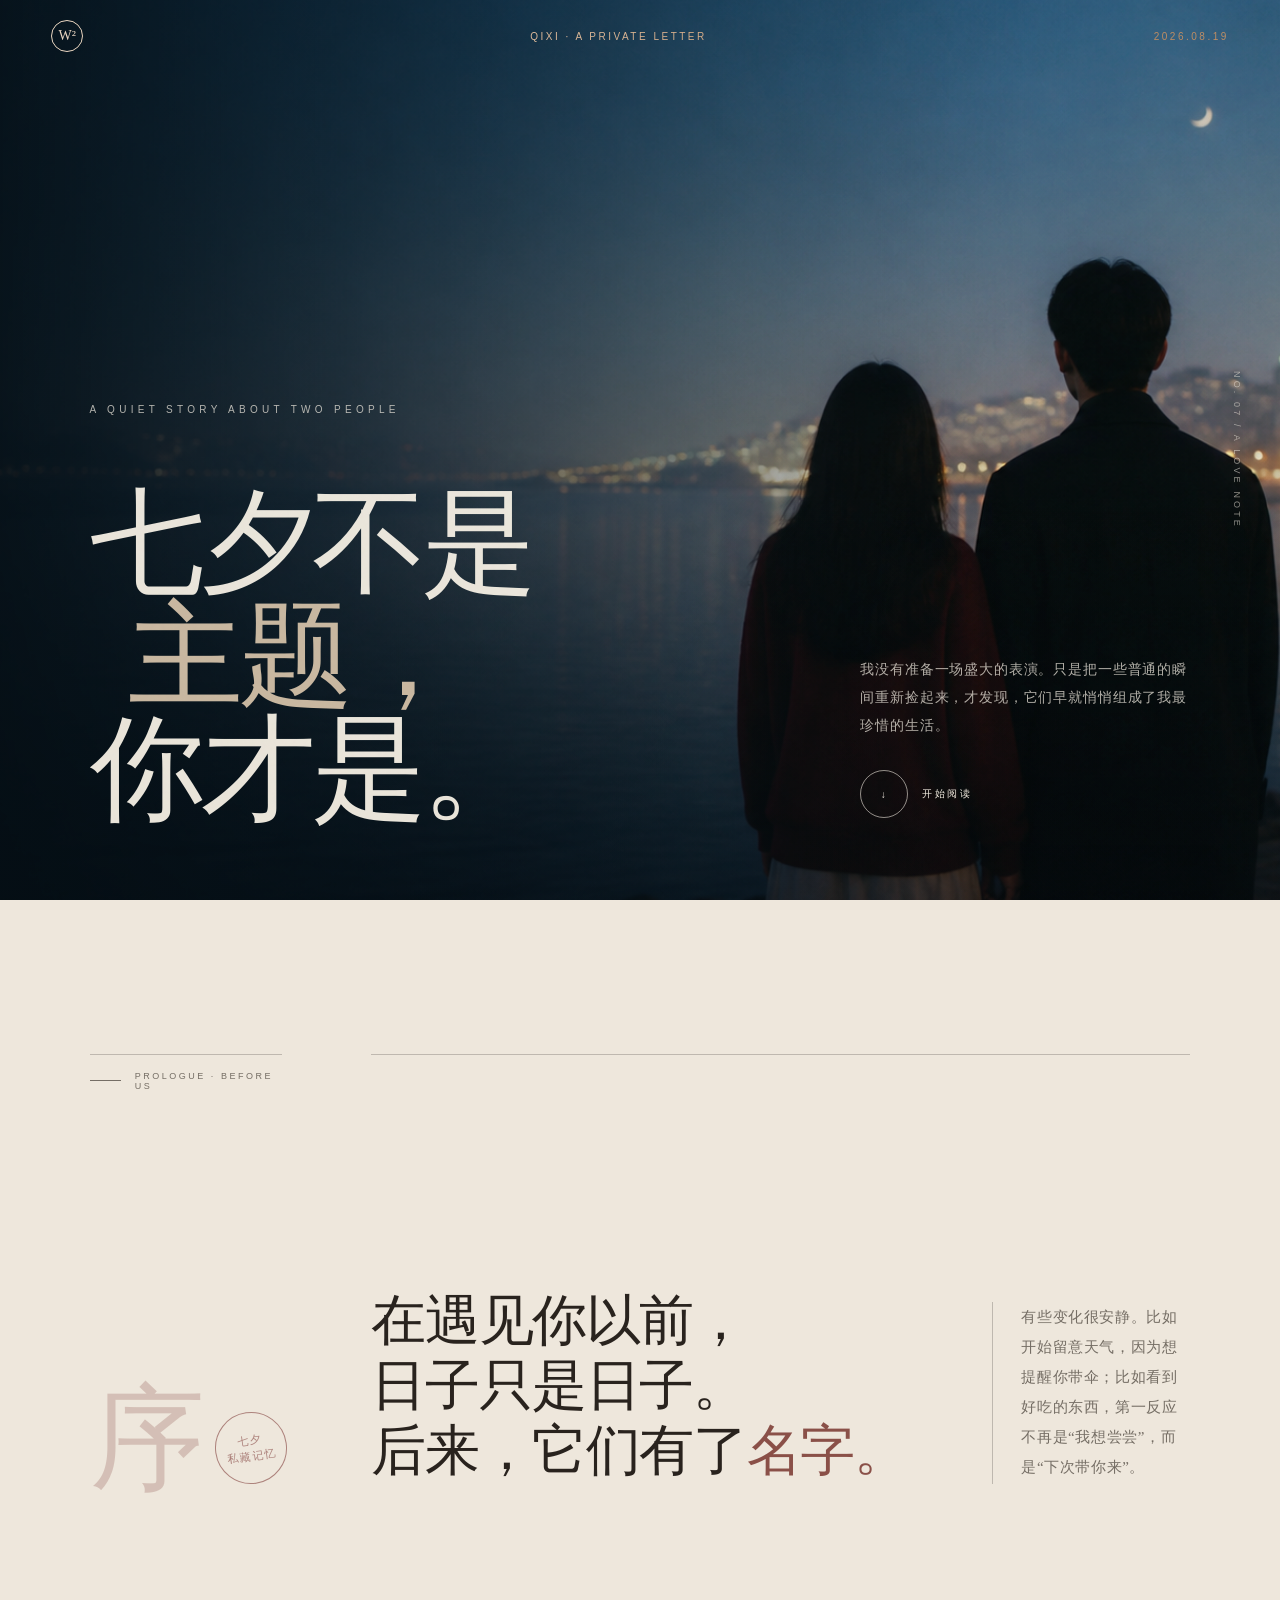
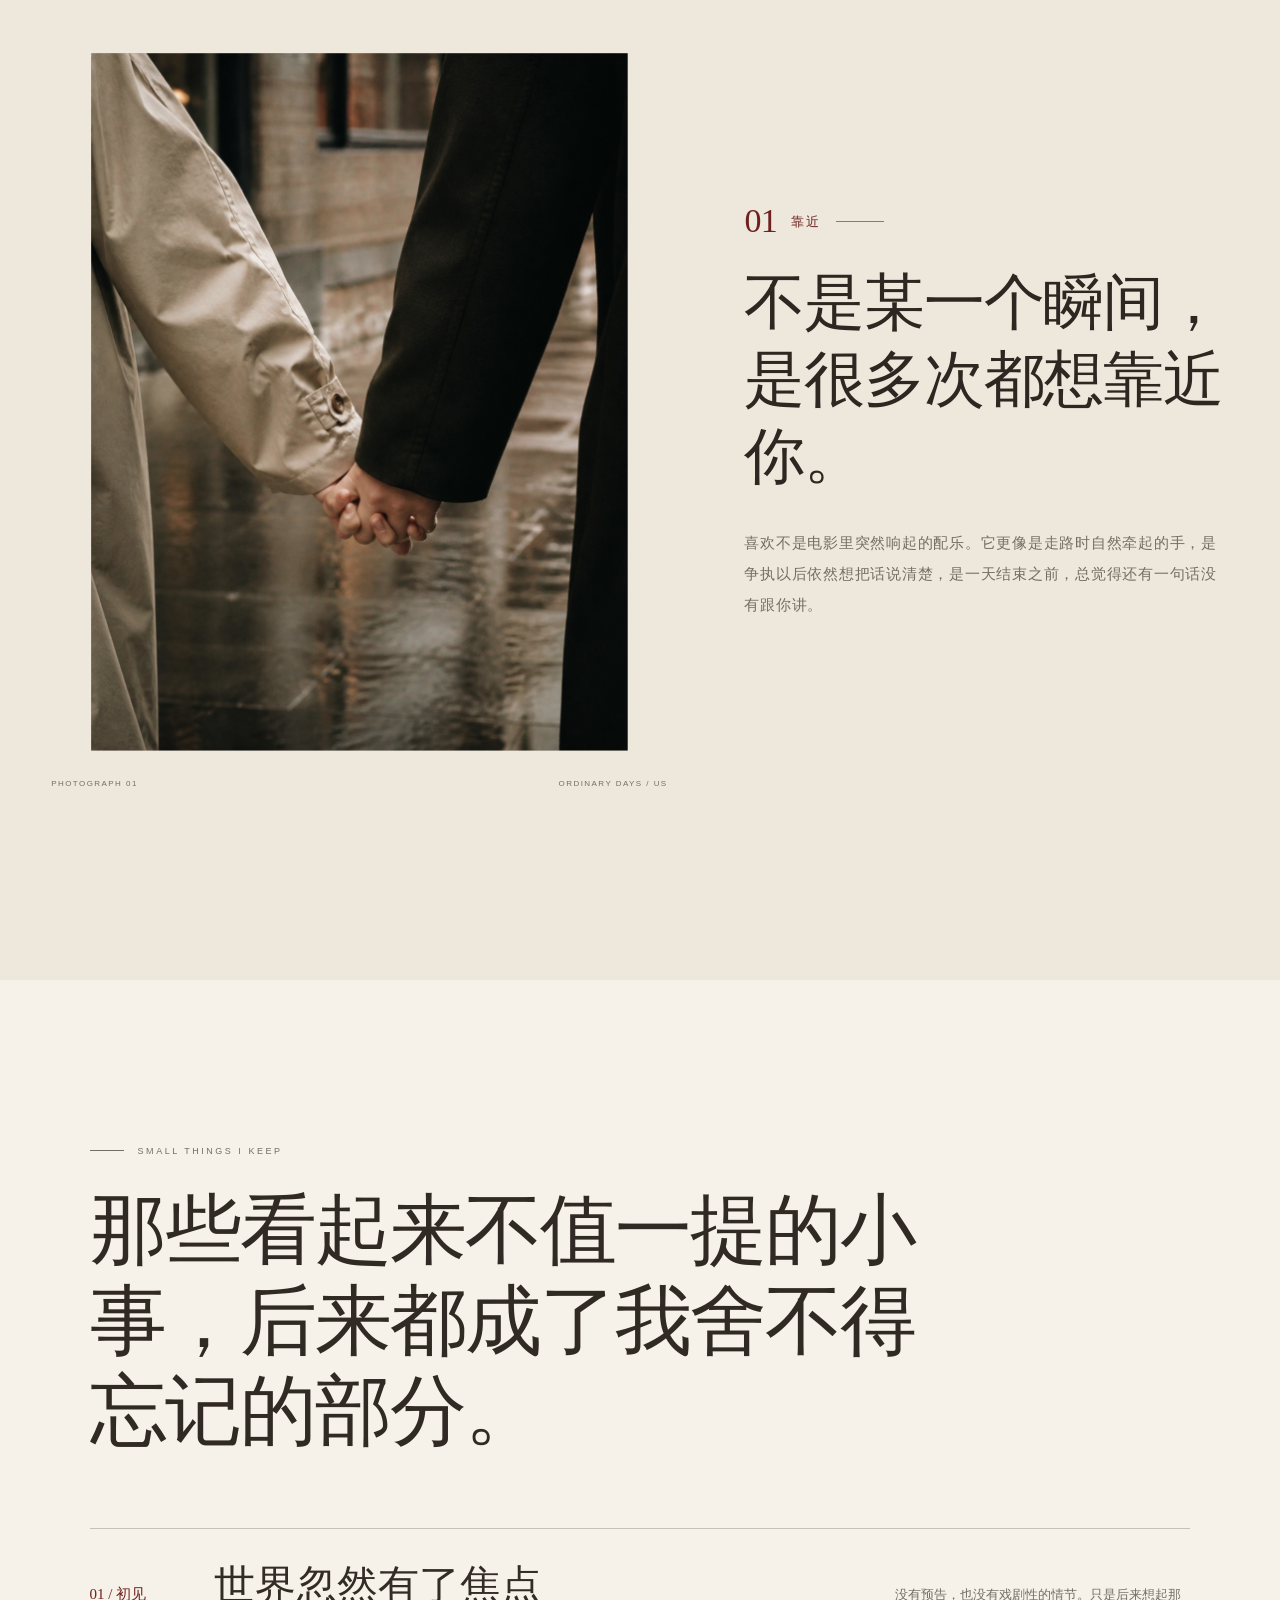
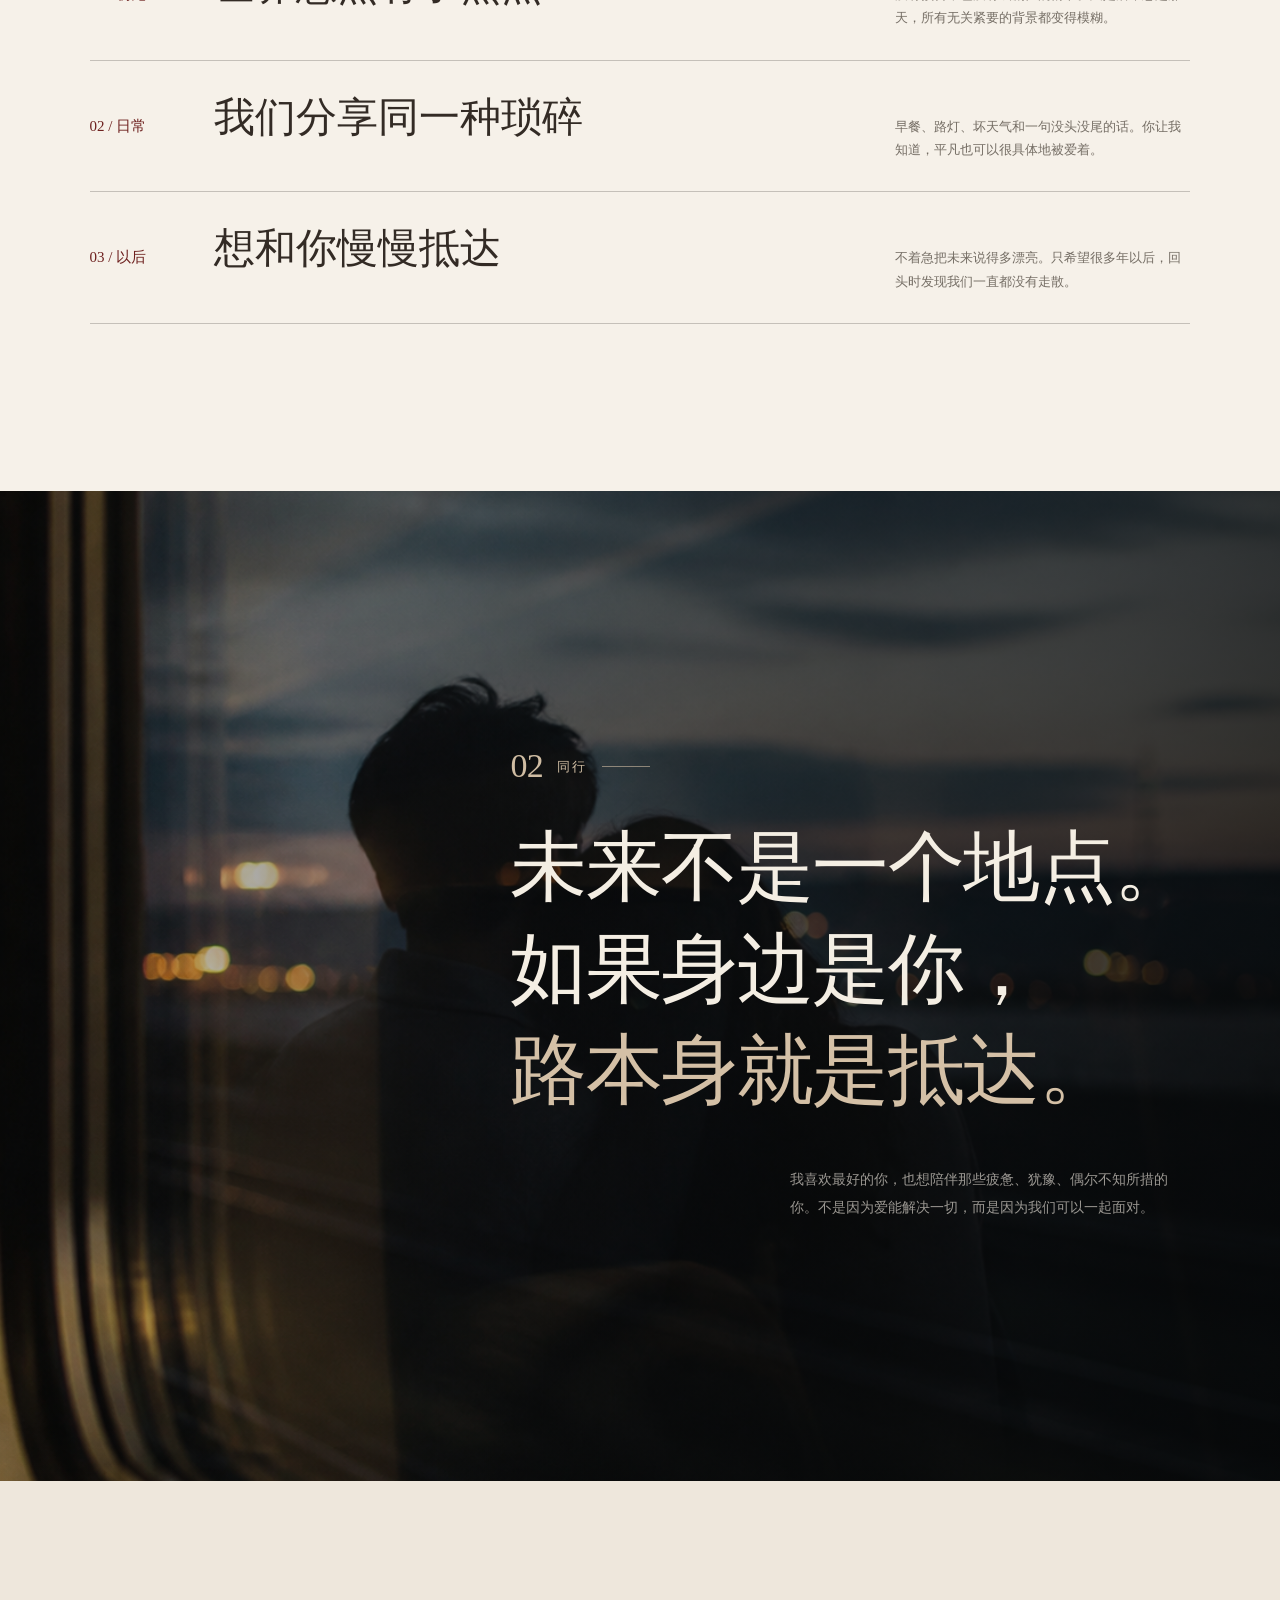
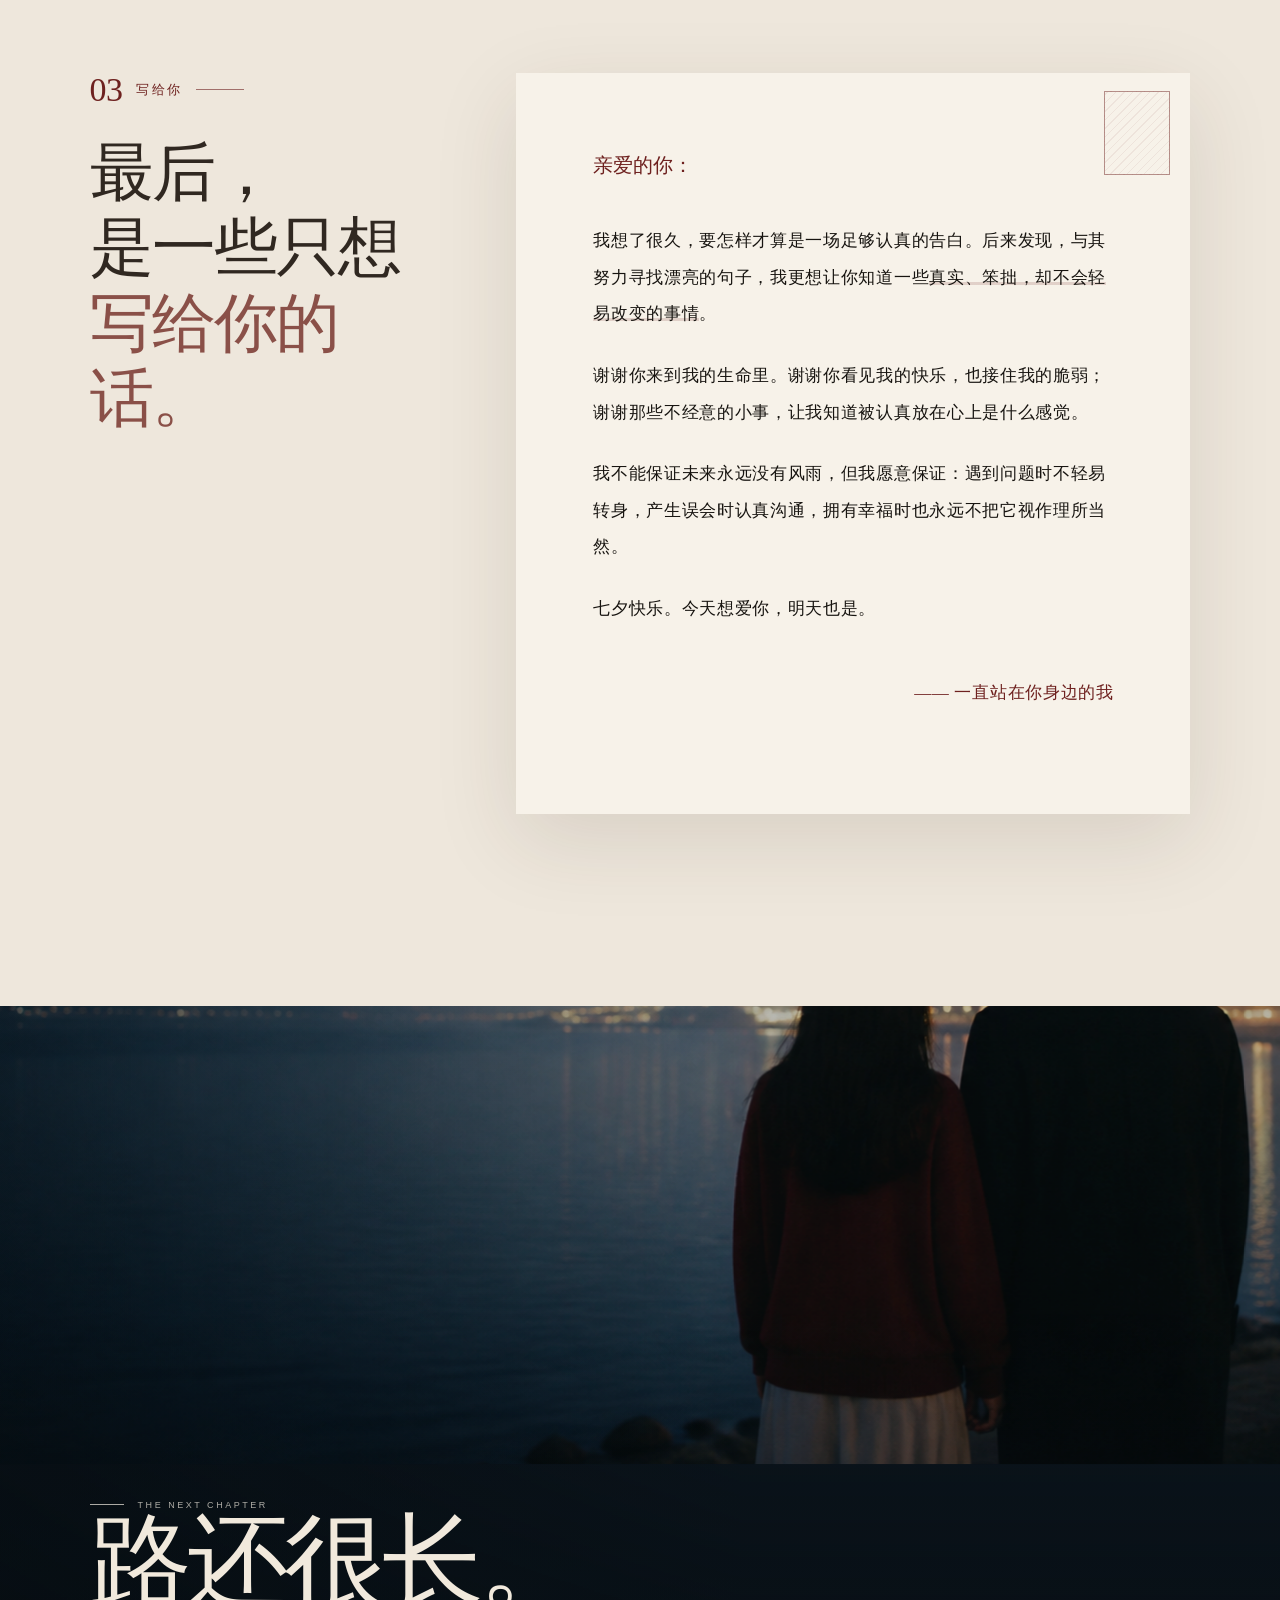
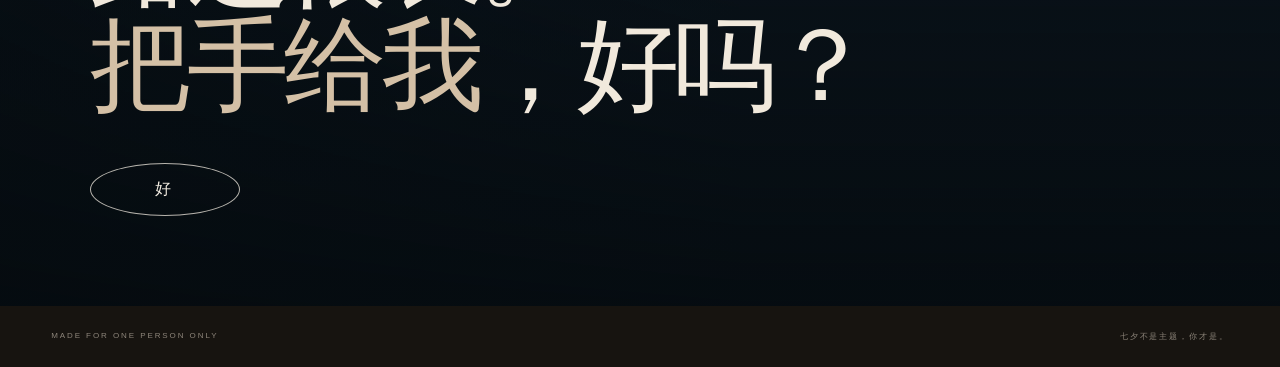
<file: docs/new-site/index.html>
<!doctype html>
<html lang="zh-CN">
<head>
  <meta charset="utf-8" />
  <meta name="viewport" content="width=device-width, initial-scale=1, viewport-fit=cover" />
  <meta name="theme-color" content="#171410" />
  <title>七夕不是主题，你才是</title>
  <style>
    :root {
      --paper: #eee7dc;
      --paper-soft: #f6f1e9;
      --ink: #171410;
      --muted: #756e65;
      --line: rgba(23, 20, 16, .22);
      --red: #6e211f;
      --red-soft: #8a5048;
      --ivory: #f4eee3;
      --serif: "Songti SC", "STSong", "Noto Serif SC", "SimSun", serif;
      --sans: "PingFang SC", "Microsoft YaHei", sans-serif;
      --ease: cubic-bezier(.22, .77, .24, 1);
    }

    * { box-sizing: border-box; }
    html { scroll-behavior: smooth; background: var(--ink); }
    body {
      margin: 0;
      color: var(--ink);
      background: var(--paper);
      font-family: var(--sans);
      overflow-x: hidden;
    }
    body::after {
      content: "";
      position: fixed;
      inset: 0;
      z-index: 90;
      pointer-events: none;
      opacity: .14;
      mix-blend-mode: multiply;
      background-image: url("data:image/svg+xml,%3Csvg viewBox='0 0 220 220' xmlns='http://www.w3.org/2000/svg'%3E%3Cfilter id='n'%3E%3CfeTurbulence type='fractalNoise' baseFrequency='.78' numOctaves='4' stitchTiles='stitch'/%3E%3C/filter%3E%3Crect width='100%25' height='100%25' filter='url(%23n)' opacity='.23'/%3E%3C/svg%3E");
    }
    img { display: block; max-width: 100%; }
    button, a { font: inherit; }
    button { color: inherit; }

    .topbar {
      position: fixed;
      top: 0;
      left: 0;
      right: 0;
      z-index: 70;
      height: 72px;
      padding: 0 clamp(20px, 4vw, 58px);
      display: flex;
      align-items: center;
      justify-content: space-between;
      color: var(--ivory);
      mix-blend-mode: difference;
      font-size: 10px;
      letter-spacing: .25em;
      text-transform: uppercase;
    }
    .monogram {
      display: grid;
      place-items: center;
      width: 32px;
      height: 32px;
      border: 1px solid currentColor;
      border-radius: 50%;
      font: 14px/1 var(--serif);
      letter-spacing: 0;
    }
    .progress {
      position: fixed;
      top: 0;
      left: 0;
      z-index: 80;
      width: 100%;
      height: 2px;
      transform: scaleX(0);
      transform-origin: left;
      background: var(--red);
    }

    .hero {
      position: relative;
      min-height: 100svh;
      overflow: hidden;
      color: var(--ivory);
      background: #0d1820;
    }
    .hero-media {
      position: absolute;
      inset: -5%;
      background: url("assets/qixi-hero-v2.png") 53% 50% / cover no-repeat;
      will-change: transform;
      animation: settle 2.2s var(--ease) both;
    }
    .hero::before {
      content: "";
      position: absolute;
      inset: 0;
      z-index: 1;
      background:
        linear-gradient(90deg, rgba(5, 14, 20, .9) 0%, rgba(5, 14, 20, .46) 46%, rgba(5, 14, 20, .06) 80%),
        linear-gradient(0deg, rgba(5, 10, 14, .42), transparent 45%);
    }
    .hero-layout {
      position: relative;
      z-index: 2;
      min-height: 100svh;
      width: min(1500px, 100%);
      margin: 0 auto;
      padding: clamp(110px, 14vh, 170px) clamp(22px, 7vw, 108px) 74px;
      display: grid;
      grid-template-columns: minmax(0, 1fr) minmax(260px, .55fr);
      align-items: end;
      gap: 30px;
    }
    .hero-kicker {
      margin-bottom: clamp(38px, 8vh, 78px);
      font-size: 10px;
      letter-spacing: .43em;
      text-transform: uppercase;
      opacity: .72;
    }
    .hero h1 {
      margin: 0;
      max-width: 800px;
      color: rgba(244, 238, 227, .96);
      font: 400 clamp(54px, 9vw, 136px)/.98 var(--serif);
      letter-spacing: -.035em;
      text-wrap: balance;
    }
    .hero h1 span { display: block; }
    .hero h1 .stroke {
      color: #c9b8a1;
      -webkit-text-stroke: 0;
      font-style: normal;
      padding-left: clamp(0px, 3vw, 44px);
    }
    .hero-side {
      align-self: end;
      padding-bottom: 8px;
      max-width: 330px;
      justify-self: end;
    }
    .hero-side p {
      margin: 0 0 30px;
      color: rgba(244,238,227,.72);
      font: 14px/2 var(--serif);
      letter-spacing: .06em;
    }
    .scroll-link {
      display: inline-flex;
      align-items: center;
      gap: 14px;
      color: inherit;
      text-decoration: none;
      font-size: 10px;
      letter-spacing: .24em;
      text-transform: uppercase;
    }
    .scroll-link i {
      width: 48px;
      height: 48px;
      display: grid;
      place-items: center;
      border: 1px solid rgba(244,238,227,.58);
      border-radius: 50%;
      font-style: normal;
      transition: transform .35s var(--ease), background .35s ease, color .35s ease;
    }
    .scroll-link:hover i { transform: translateY(5px); background: var(--ivory); color: var(--ink); }
    .hero-index {
      position: absolute;
      right: clamp(16px, 3vw, 42px);
      top: 50%;
      writing-mode: vertical-rl;
      transform: translateY(-50%);
      font-size: 9px;
      letter-spacing: .35em;
      opacity: .6;
    }

    .intro {
      position: relative;
      padding: clamp(100px, 12vw, 168px) clamp(22px, 7vw, 108px);
      background: var(--paper);
      overflow: hidden;
    }
    .intro-grid {
      width: min(1340px, 100%);
      margin: 0 auto;
      display: grid;
      grid-template-columns: minmax(180px, .38fr) minmax(0, 1.62fr);
      gap: clamp(40px, 7vw, 104px);
      align-items: stretch;
    }
    .label {
      display: flex;
      align-items: center;
      gap: 14px;
      color: var(--muted);
      font-size: 9px;
      letter-spacing: .28em;
      text-transform: uppercase;
    }
    .label::before { content: ""; width: 34px; height: 1px; background: currentColor; }
    .intro-meta {
      min-height: 430px;
      padding-top: 16px;
      border-top: 1px solid var(--line);
      display: flex;
      flex-direction: column;
      justify-content: space-between;
    }
    .intro-meta-bottom {
      display: flex;
      align-items: flex-end;
      justify-content: space-between;
      gap: 20px;
    }
    .intro-index {
      color: rgba(110, 33, 31, .2);
      font: 400 clamp(76px, 9vw, 138px)/.76 var(--serif);
      letter-spacing: -.08em;
    }
    .intro-copy {
      padding-top: 16px;
      border-top: 1px solid var(--line);
      display: grid;
      grid-template-columns: minmax(0, 1fr) minmax(190px, .34fr);
      gap: clamp(28px, 3vw, 48px);
      align-items: end;
    }
    .intro-copy h2 {
      margin: 0;
      color: #29231e;
      font: 400 clamp(40px, 4.3vw, 66px)/1.18 var(--serif);
      letter-spacing: -.025em;
    }
    .intro-copy h2 em { color: var(--red-soft); font-style: normal; white-space: nowrap; }
    .intro-note {
      width: 100%;
      margin: 0;
      padding: 0 0 2px 28px;
      border-left: 1px solid var(--line);
      color: var(--muted);
      font: 15px/2 var(--serif);
      letter-spacing: .04em;
    }
    .stamp {
      position: static;
      flex: 0 0 auto;
      width: 72px;
      height: 72px;
      display: grid;
      place-items: center;
      color: var(--red);
      border: 1px solid currentColor;
      border-radius: 50%;
      transform: rotate(-8deg);
      opacity: .5;
      font: 11px/1.5 var(--serif);
      text-align: center;
      letter-spacing: .12em;
    }

    .story {
      padding: 0 clamp(22px, 4vw, 62px) clamp(120px, 15vw, 210px);
      background: var(--paper);
    }
    .story-grid {
      width: min(1440px, 100%);
      margin: 0 auto;
      display: grid;
      grid-template-columns: 1.12fr .88fr;
      gap: clamp(26px, 6vw, 84px);
      align-items: center;
    }
    .photo-frame {
      position: relative;
      overflow: hidden;
      background: #b7afa3;
      clip-path: inset(0 0 100% 0);
      transition: clip-path 1.25s var(--ease);
    }
    .photo-frame.shown { clip-path: inset(0 0 0 0); }
    .photo-frame img {
      width: 100%;
      height: 100%;
      object-fit: cover;
      transform: scale(1.09);
      transition: transform 1.8s var(--ease);
    }
    .photo-frame.shown img { transform: scale(1); }
    .hands-photo { aspect-ratio: 4 / 5.2; }
    .story-copy { padding: 40px 0; }
    .chapter-mark {
      display: flex;
      align-items: center;
      gap: 14px;
      color: var(--red);
      font: 400 13px/1 var(--serif);
      letter-spacing: .18em;
    }
    .chapter-mark::after {
      content: "";
      width: 48px;
      height: 1px;
      background: currentColor;
      opacity: .6;
    }
    .chapter-mark b {
      font: 400 34px/1 var(--serif);
      letter-spacing: -.02em;
    }
    .chapter-mark.light { color: #d0bda3; }
    .title-accent { color: var(--red-soft); font-style: normal; }
    .title-accent.light { color: #d4c0a6; }
    .story-copy h3 {
      margin: 26px 0 34px;
      color: #2d2621;
      font: 400 clamp(35px, 4.8vw, 66px)/1.25 var(--serif);
      letter-spacing: -.02em;
    }
    .story-copy p {
      max-width: 490px;
      margin: 0;
      color: var(--muted);
      font: 15px/2.05 var(--serif);
      letter-spacing: .05em;
    }
    .caption {
      display: flex;
      justify-content: space-between;
      gap: 20px;
      padding-top: 12px;
      color: var(--muted);
      font-size: 8px;
      letter-spacing: .18em;
      text-transform: uppercase;
    }

    .memory-lines {
      padding: clamp(90px, 13vw, 180px) clamp(22px, 7vw, 108px);
      background: var(--paper-soft);
    }
    .memory-inner { width: min(1220px, 100%); margin: 0 auto; }
    .memory-title {
      margin: 30px 0 70px;
      max-width: 840px;
      color: #312923;
      font: 400 clamp(38px, 6vw, 80px)/1.18 var(--serif);
      letter-spacing: -.025em;
    }
    .memory-row {
      display: grid;
      grid-template-columns: 100px 1fr minmax(170px, .45fr);
      gap: 24px;
      align-items: baseline;
      padding: 30px 0;
      border-top: 1px solid var(--line);
    }
    .memory-row:last-child { border-bottom: 1px solid var(--line); }
    .memory-row time { color: var(--red); font: 400 15px/1 var(--serif); }
    .memory-row strong { color: #332b25; font: 400 clamp(25px, 3.2vw, 43px)/1.3 var(--serif); }
    .memory-row p { margin: 0; color: var(--muted); font: 13px/1.8 var(--serif); }

    .journey {
      position: relative;
      min-height: 110svh;
      padding: 0;
      overflow: hidden;
      color: var(--ivory);
      background: #101416;
    }
    .journey-photo { position: absolute; inset: 0; }
    .journey-photo img { width: 100%; height: 100%; object-fit: cover; object-position: 50% 52%; }
    .journey::after {
      content: "";
      position: absolute;
      inset: 0;
      background: linear-gradient(90deg, rgba(6,8,9,.18), rgba(6,8,9,.7) 68%, rgba(6,8,9,.82));
    }
    .journey-copy {
      position: relative;
      z-index: 2;
      width: min(1320px, 100%);
      min-height: 110svh;
      margin: 0 auto;
      padding: 100px clamp(22px, 7vw, 90px);
      display: flex;
      flex-direction: column;
      justify-content: center;
      align-items: flex-end;
    }
    .journey-copy blockquote {
      width: min(680px, 100%);
      margin: 0;
      font: 400 clamp(42px, 6vw, 86px)/1.32 var(--serif);
      letter-spacing: -.02em;
      text-wrap: balance;
    }
    .journey-copy .chapter-mark { width: min(680px, 100%); margin-bottom: 34px; }
    .journey-copy blockquote em { color: #d4c0a6; font-style: normal; }
    .journey-copy p {
      width: min(400px, 100%);
      margin: 44px 0 0;
      color: rgba(244,238,227,.62);
      font: 14px/2 var(--serif);
    }

    .letter-section {
      padding: clamp(110px, 15vw, 210px) clamp(22px, 7vw, 108px);
      background: var(--paper);
    }
    .letter-grid {
      width: min(1280px, 100%);
      margin: 0 auto;
      display: grid;
      grid-template-columns: .65fr 1.35fr;
      gap: clamp(40px, 8vw, 130px);
      align-items: start;
    }
    .letter-side {
      position: sticky;
      top: 110px;
    }
    .letter-side h2 {
      margin: 28px 0 0;
      color: #302821;
      font: 400 clamp(40px, 5vw, 72px)/1.18 var(--serif);
      letter-spacing: -.03em;
    }
    .letter-paper {
      position: relative;
      padding: clamp(34px, 6vw, 82px);
      background: #f7f2e9;
      box-shadow: 0 26px 80px rgba(58, 43, 31, .12);
      transform: rotate(.7deg);
    }
    .letter-paper::before {
      content: "";
      position: absolute;
      top: 18px;
      right: 20px;
      width: 64px;
      height: 82px;
      border: 1px solid rgba(110,33,31,.48);
      background: repeating-linear-gradient(-45deg, transparent 0 5px, rgba(110,33,31,.07) 5px 6px);
    }
    .letter-paper .to { margin-bottom: 42px; color: var(--red); font: 20px/1.6 var(--serif); }
    .letter-paper p {
      margin: 0 0 25px;
      font: 17px/2.15 var(--serif);
      letter-spacing: .04em;
    }
    .letter-paper .line {
      background: linear-gradient(transparent 72%, rgba(110,33,31,.16) 72% 92%, transparent 92%);
    }
    .signature { margin-top: 48px !important; text-align: right; color: var(--red); }

    .finale {
      position: relative;
      min-height: 100svh;
      overflow: hidden;
      color: var(--ivory);
      background: #0d1720;
    }
    .finale-media {
      position: absolute;
      inset: 0;
      background: url("assets/qixi-hero-v2.png") 53% 52% / cover no-repeat;
      transform: scale(1.04);
    }
    .finale::before {
      content: "";
      position: absolute;
      inset: 0;
      z-index: 1;
      background: linear-gradient(0deg, rgba(5,11,15,.88), rgba(5,11,15,.2) 66%), linear-gradient(90deg, rgba(5,11,15,.5), transparent 58%);
    }
    .finale-content {
      position: relative;
      z-index: 2;
      min-height: 100svh;
      padding: 90px clamp(22px, 7vw, 108px);
      display: flex;
      flex-direction: column;
      justify-content: flex-end;
      align-items: flex-start;
    }
    .finale h2 {
      margin: 0;
      max-width: 940px;
      color: #f1e9dc;
      font: 400 clamp(48px, 8vw, 118px)/1.02 var(--serif);
      letter-spacing: -.045em;
    }
    .finale-actions { display: flex; flex-wrap: wrap; align-items: center; gap: 22px; margin-top: 44px; }
    .final-button {
      min-width: 150px;
      padding: 15px 24px;
      border: 1px solid rgba(244,238,227,.74);
      border-radius: 50%;
      color: var(--ivory);
      background: transparent;
      cursor: pointer;
      letter-spacing: .16em;
      transition: background .35s ease, color .35s ease, transform .35s var(--ease);
    }
    .final-button:hover { color: var(--ink); background: var(--ivory); transform: rotate(-3deg); }
    .final-answer {
      color: rgba(244,238,227,.72);
      font: 15px/1.9 var(--serif);
      opacity: 0;
      transform: translateY(8px);
      transition: .7s var(--ease);
    }
    .final-answer.show { opacity: 1; transform: none; }

    .footer {
      padding: 25px clamp(22px, 4vw, 60px);
      display: flex;
      justify-content: space-between;
      gap: 20px;
      color: #8d857a;
      background: var(--ink);
      font-size: 8px;
      letter-spacing: .24em;
      text-transform: uppercase;
    }

    .reveal {
      opacity: 0;
      transform: translateY(38px);
      transition: opacity 1s var(--ease), transform 1s var(--ease);
    }
    .reveal.in { opacity: 1; transform: none; }

    @keyframes settle { from { transform: scale(1.13); filter: blur(4px); } to { transform: scale(1); filter: blur(0); } }

    @media (max-width: 820px) {
      .topbar { height: 60px; }
      .hero-layout { grid-template-columns: 1fr; align-content: end; }
      .hero-kicker { margin-bottom: 30px; }
      .hero h1 { font-size: clamp(56px, 17vw, 86px); }
      .hero-side { justify-self: start; max-width: 290px; }
      .hero-index { display: none; }
      .hero::before { background: linear-gradient(0deg, rgba(5,14,20,.9), rgba(5,14,20,.12) 76%); }
      .hero-media, .finale-media { background-position: 68% 50%; }
      .intro-grid, .story-grid, .letter-grid { grid-template-columns: 1fr; }
      .intro-meta { min-height: auto; padding-top: 12px; }
      .intro-meta-bottom { display: none; }
      .intro-copy { grid-template-columns: 1fr; margin-top: 24px; }
      .intro-copy h2 { margin-top: 18px; }
      .intro-note { width: 100%; padding: 22px 0 0; border-left: 0; border-top: 1px solid var(--line); }
      .story { padding-inline: 16px; }
      .story-copy { padding-inline: 8px; }
      .chapter-mark b { font-size: 30px; }
      .memory-row { grid-template-columns: 64px 1fr; }
      .memory-row p { grid-column: 2; }
      .journey::after { background: linear-gradient(0deg, rgba(6,8,9,.86), rgba(6,8,9,.12) 70%); }
      .journey-photo img { object-position: 45% center; }
      .journey-copy { justify-content: flex-end; align-items: flex-start; padding-bottom: 76px; }
      .letter-side { position: static; }
      .letter-paper { transform: none; }
      .finale h2 { font-size: clamp(52px, 15vw, 78px); }
      .footer { flex-direction: column; }
    }

    @media (prefers-reduced-motion: reduce) {
      *, *::before, *::after { scroll-behavior: auto !important; animation: none !important; transition-duration: .01ms !important; }
    }
  </style>
</head>
<body>
  <script>
    const SITE = {
      recipient: "你",
      sender: "一直站在你身边的我",
      date: "2026.08.19",
      initials: "W²"
    };
  </script>

  <div class="progress" id="progress"></div>
  <nav class="topbar" aria-label="页面信息">
    <span class="monogram" data-initials>W²</span>
    <span>QIXI · A PRIVATE LETTER</span>
    <span data-date>2026.08.19</span>
  </nav>

  <main>
    <section class="hero">
      <div class="hero-media" data-parallax=".12"></div>
      <div class="hero-layout">
        <div>
          <div class="hero-kicker">A quiet story about two people</div>
          <h1><span>七夕不是</span><span class="stroke">主题，</span><span>你才是。</span></h1>
        </div>
        <div class="hero-side">
          <p>我没有准备一场盛大的表演。只是把一些普通的瞬间重新捡起来，才发现，它们早就悄悄组成了我最珍惜的生活。</p>
          <a class="scroll-link" href="#begin"><i>↓</i> 开始阅读</a>
        </div>
      </div>
      <div class="hero-index">NO. 07 / A LOVE NOTE</div>
    </section>

    <section class="intro" id="begin">
      <div class="intro-grid">
        <div class="intro-meta reveal">
          <div class="label">Prologue · Before us</div>
          <div class="intro-meta-bottom">
            <span class="intro-index">序</span>
            <div class="stamp">七夕<br />私藏记忆</div>
          </div>
        </div>
        <div class="intro-copy reveal">
          <h2>在遇见你以前，<br />日子只是日子。<br />后来，它们有了<em>名字。</em></h2>
          <p class="intro-note">有些变化很安静。比如开始留意天气，因为想提醒你带伞；比如看到好吃的东西，第一反应不再是“我想尝尝”，而是“下次带你来”。</p>
        </div>
      </div>
    </section>

    <section class="story">
      <div class="story-grid">
        <div>
          <figure class="photo-frame hands-photo">
            <img src="assets/qixi-hands-v2.png" alt="雨后街道上牵在一起的两只手" />
          </figure>
          <div class="caption"><span>Photograph 01</span><span>Ordinary days / Us</span></div>
        </div>
        <div class="story-copy reveal">
          <div class="chapter-mark"><b>01</b><span>靠近</span></div>
          <h3>不是某一个瞬间，<br />是很多次都想靠近你。</h3>
          <p>喜欢不是电影里突然响起的配乐。它更像是走路时自然牵起的手，是争执以后依然想把话说清楚，是一天结束之前，总觉得还有一句话没有跟你讲。</p>
        </div>
      </div>
    </section>

    <section class="memory-lines">
      <div class="memory-inner">
        <div class="label reveal">Small things I keep</div>
        <h2 class="memory-title reveal">那些看起来不值一提的小事，后来都成了我舍不得忘记的部分。</h2>
        <div class="memory-row reveal">
          <time>01 / 初见</time>
          <strong>世界忽然有了焦点</strong>
          <p>没有预告，也没有戏剧性的情节。只是后来想起那天，所有无关紧要的背景都变得模糊。</p>
        </div>
        <div class="memory-row reveal">
          <time>02 / 日常</time>
          <strong>我们分享同一种琐碎</strong>
          <p>早餐、路灯、坏天气和一句没头没尾的话。你让我知道，平凡也可以很具体地被爱着。</p>
        </div>
        <div class="memory-row reveal">
          <time>03 / 以后</time>
          <strong>想和你慢慢抵达</strong>
          <p>不着急把未来说得多漂亮。只希望很多年以后，回头时发现我们一直都没有走散。</p>
        </div>
      </div>
    </section>

    <section class="journey">
      <div class="journey-photo"><img src="assets/qixi-train-v2.png" alt="列车窗中依偎在一起的两个人的倒影" /></div>
      <div class="journey-copy">
        <div class="chapter-mark light reveal"><b>02</b><span>同行</span></div>
        <blockquote class="reveal">未来不是一个地点。<br />如果身边是你，<br /><em>路本身就是抵达。</em></blockquote>
        <p class="reveal">我喜欢最好的你，也想陪伴那些疲惫、犹豫、偶尔不知所措的你。不是因为爱能解决一切，而是因为我们可以一起面对。</p>
      </div>
    </section>

    <section class="letter-section">
      <div class="letter-grid">
        <aside class="letter-side">
          <div class="chapter-mark reveal"><b>03</b><span>写给你</span></div>
          <h2 class="reveal">最后，<br />是一些只想<br /><span class="title-accent">写给你的话。</span></h2>
        </aside>
        <article class="letter-paper reveal">
          <div class="to" data-recipient>亲爱的你：</div>
          <p>我想了很久，要怎样才算是一场足够认真的告白。后来发现，与其努力寻找漂亮的句子，我更想让你知道一些<span class="line">真实、笨拙，却不会轻易改变的事情</span>。</p>
          <p>谢谢你来到我的生命里。谢谢你看见我的快乐，也接住我的脆弱；谢谢那些不经意的小事，让我知道被认真放在心上是什么感觉。</p>
          <p>我不能保证未来永远没有风雨，但我愿意保证：遇到问题时不轻易转身，产生误会时认真沟通，拥有幸福时也永远不把它视作理所当然。</p>
          <p>七夕快乐。今天想爱你，明天也是。</p>
          <p class="signature" data-sender>—— 一直站在你身边的我</p>
        </article>
      </div>
    </section>

    <section class="finale">
      <div class="finale-media" data-parallax=".08"></div>
      <div class="finale-content">
        <div class="label reveal" style="color:rgba(244,238,227,.7)">The next chapter</div>
        <h2 class="reveal">路还很长。<br /><span class="title-accent light">把手给我</span>，好吗？</h2>
        <div class="finale-actions reveal">
          <button class="final-button" id="holdHand">好</button>
          <span class="final-answer" id="finalAnswer" aria-live="polite">那就说好了，我们慢慢走，不着急。</span>
        </div>
      </div>
    </section>
  </main>

  <footer class="footer"><span>Made for one person only</span><span>七夕不是主题，你才是。</span></footer>

  <script>
    const $ = (selector, root = document) => root.querySelector(selector);
    const $$ = (selector, root = document) => [...root.querySelectorAll(selector)];

    $('[data-initials]').textContent = SITE.initials;
    $('[data-date]').textContent = SITE.date;
    $('[data-recipient]').textContent = `亲爱的${SITE.recipient}：`;
    $('[data-sender]').textContent = `—— ${SITE.sender}`;

    const observer = new IntersectionObserver(entries => {
      entries.forEach(entry => {
        if (!entry.isIntersecting) return;
        entry.target.classList.add(entry.target.classList.contains('photo-frame') ? 'shown' : 'in');
        observer.unobserve(entry.target);
      });
    }, { threshold: .16 });
    $$('.reveal').forEach(el => observer.observe(el));

    // Observe an unclipped wrapper: a fully clipped image has no intersection area.
    const photoObserver = new IntersectionObserver(entries => {
      entries.forEach(entry => {
        if (!entry.isIntersecting) return;
        entry.target.querySelector('.photo-frame')?.classList.add('shown');
        photoObserver.unobserve(entry.target);
      });
    }, { threshold: .12 });
    $$('.photo-frame').forEach(el => photoObserver.observe(el.parentElement));

    const progress = $('#progress');
    const parallaxItems = $$('[data-parallax]');
    let ticking = false;
    function updateScroll() {
      const max = document.documentElement.scrollHeight - innerHeight;
      progress.style.transform = `scaleX(${max > 0 ? scrollY / max : 0})`;
      parallaxItems.forEach(el => {
        const speed = Number(el.dataset.parallax);
        const rect = el.parentElement.getBoundingClientRect();
        const centerOffset = rect.top + rect.height / 2 - innerHeight / 2;
        el.style.transform = `translate3d(0, ${centerOffset * -speed}px, 0) scale(1.05)`;
      });
      ticking = false;
    }
    addEventListener('scroll', () => {
      if (!ticking) { requestAnimationFrame(updateScroll); ticking = true; }
    }, { passive: true });
    updateScroll();

    $('#holdHand').addEventListener('click', () => {
      $('#finalAnswer').classList.add('show');
      $('#holdHand').textContent = '说好了';
    });
  </script>
</body>
</html>
</file>
<file: docs/huizhou-ai-ip/styles.css>
:root {
  --ink: #101411;
  --paper: #f4f2eb;
  --acid: #d9ff43;
  --green: #21453a;
  --muted: #686d67;
  --line: rgba(16, 20, 17, .15);
  --white: #fff;
}

* { box-sizing: border-box; }
html { scroll-behavior: smooth; }
body { margin: 0; font-family: "Noto Sans SC", "Microsoft YaHei", "PingFang SC", sans-serif; color: var(--ink); background: var(--paper); overflow-x: hidden; }
button, a { font: inherit; }
button { cursor: pointer; }
a { color: inherit; text-decoration: none; }
img { width: 100%; display: block; }
.heading-line { display: block; white-space: nowrap; }
::selection { background: var(--acid); color: var(--ink); }

.site-header { position: fixed; z-index: 20; top: 0; left: 0; width: 100%; height: 82px; display: flex; align-items: center; justify-content: space-between; padding: 0 4.5vw; color: white; border-bottom: 1px solid rgba(255,255,255,.22); transition: .35s ease; }
.site-header.scrolled { height: 70px; color: var(--ink); background: rgba(244,242,235,.91); backdrop-filter: blur(18px); border-color: var(--line); }
.brand { display: flex; align-items: center; gap: 13px; }
.brand-mark { display: flex; align-items: flex-end; gap: 3px; width: 30px; height: 30px; transform: skew(-15deg); }
.brand-mark i { display: block; flex: 1; background: var(--acid); border-radius: 1px; }
.brand-mark i:nth-child(1) { height: 45%; }.brand-mark i:nth-child(2) { height: 75%; }.brand-mark i:nth-child(3) { height: 100%; }
.brand strong { display: block; font-size: 16px; letter-spacing: .08em; }.brand small { display: block; margin-top: 2px; font: 600 8px/1 "Space Grotesk"; letter-spacing: .25em; opacity: .66; }
nav { display: flex; align-items: center; gap: clamp(20px, 2.5vw, 42px); font-size: 13px; }
nav > a { position: relative; opacity: .82; }
nav > a::after { content: ""; position: absolute; left: 0; bottom: -8px; width: 0; height: 2px; background: var(--acid); transition: .25s; }
nav > a:hover::after { width: 100%; }
.nav-cta { border: 0; padding: 12px 18px; background: var(--acid); color: var(--ink); font-weight: 700; }
.nav-cta span { margin-left: 18px; }
.menu-toggle { display: none; border: 0; background: none; }

.hero { min-height: 100vh; position: relative; display: flex; align-items: center; color: white; background: var(--ink); }
.hero-media { position: absolute; inset: 0; overflow: hidden; }
.hero-media img { height: 100%; object-fit: cover; object-position: 58% center; filter: saturate(.7) contrast(1.06); transform: scale(1.025); }
.hero-wash { position: absolute; inset: 0; background: linear-gradient(90deg, rgba(9,18,15,.97) 0%, rgba(9,18,15,.76) 42%, rgba(9,18,15,.18) 73%, rgba(9,18,15,.5) 100%), linear-gradient(0deg, rgba(6,10,8,.68) 0%, transparent 50%); }
.hero-content { position: relative; z-index: 2; width: min(800px, 60vw); margin-left: 8vw; padding-top: 4vh; }
.eyebrow { display: flex; align-items: center; gap: 12px; margin-bottom: 24px; color: var(--acid); font-size: 12px; font-weight: 600; letter-spacing: .18em; }
.eyebrow span { width: 38px; height: 1px; background: var(--acid); }
.hero h1, .section h2, .cta-section h2 { margin: 0; font-size: clamp(48px, 6.5vw, 98px); line-height: 1.08; letter-spacing: -.055em; font-weight: 800; }
h1 em, h2 em { color: var(--acid); font-style: normal; }
.hero-content > p { width: min(640px, 90%); margin: 30px 0; color: rgba(255,255,255,.72); font-size: clamp(15px, 1.25vw, 19px); line-height: 1.9; }
.hero-actions { display: flex; gap: 14px; }
.button { border: 1px solid transparent; min-height: 54px; display: inline-flex; align-items: center; justify-content: center; gap: 22px; padding: 0 25px; font-size: 14px; font-weight: 700; transition: .25s; }
.button.primary { border-color: var(--acid); background: var(--acid); color: var(--ink); }.button.primary:hover { background: white; border-color: white; transform: translateY(-2px); }
.button.ghost { border-color: rgba(255,255,255,.35); color: white; background: rgba(255,255,255,.03); }.button.ghost:hover { border-color: white; background: rgba(255,255,255,.08); }
.play { font-size: 9px; width: 24px; height: 24px; border: 1px solid rgba(255,255,255,.5); border-radius: 50%; display: grid; place-items: center; }
.hero-proof { position: absolute; z-index: 2; right: 4.5vw; bottom: 42px; display: flex; border-top: 1px solid rgba(255,255,255,.2); }
.hero-proof div { min-width: 145px; padding: 16px 28px 0 0; }
.hero-proof strong, .hero-proof span { display: block; }.hero-proof strong { font-size: 14px; }.hero-proof span { margin-top: 5px; font-size: 10px; color: rgba(255,255,255,.48); }
.scroll-cue { position: absolute; z-index: 3; left: 3vw; bottom: 46px; display: flex; align-items: center; gap: 12px; transform: rotate(-90deg); transform-origin: left center; font: 600 8px "Space Grotesk"; letter-spacing: .25em; color: rgba(255,255,255,.55); }
.scroll-cue span { width: 34px; height: 1px; background: rgba(255,255,255,.45); }

.ticker { overflow: hidden; padding: 18px 0; background: var(--acid); border-block: 1px solid var(--ink); }
.ticker-track { display: flex; width: max-content; gap: 36px; align-items: center; animation: ticker 30s linear infinite; font: 700 14px "Space Grotesk"; letter-spacing: .16em; }
.ticker-track b { font-size: 12px; }
@keyframes ticker { to { transform: translateX(-50%); } }

.section { padding: 120px 8vw; }
.section-kicker { display: flex; align-items: center; gap: 12px; margin-bottom: 44px; font: 700 11px "Space Grotesk"; letter-spacing: .2em; }
.section-kicker span { display: grid; place-items: center; width: 29px; height: 29px; border: 1px solid currentColor; border-radius: 50%; font-size: 9px; }
.about-grid { display: grid; grid-template-columns: 1.25fr .75fr; gap: 8vw; }
.about h2 { font-size: clamp(43px, 5.4vw, 76px); }.about h2 em { color: var(--green); }
.about-copy { padding-top: 3vw; }
.about-copy p { color: var(--muted); font-size: 15px; line-height: 1.95; }.about-copy .lead { color: var(--ink); font-size: 21px; font-weight: 600; line-height: 1.7; }
.statement { margin-top: 42px; padding: 24px 0; border-block: 1px solid var(--line); }.statement span { display: block; margin-bottom: 9px; font: 700 9px "Space Grotesk"; letter-spacing: .22em; color: var(--green); }.statement strong { font-size: 15px; }
.about-visual { position: relative; margin-top: 80px; height: 520px; overflow: hidden; background: #ddd; }.about-visual img { height: 100%; object-fit: cover; object-position: 57% center; filter: saturate(.75); }
.visual-note { position: absolute; right: 0; bottom: 0; width: 210px; aspect-ratio: 1; padding: 28px; display: flex; flex-direction: column; justify-content: space-between; background: var(--acid); }.visual-note span { font: 700 10px "Space Grotesk"; letter-spacing: .18em; }.visual-note strong { font-size: 25px; line-height: 1.35; }
.dual-brand { display: grid; grid-template-columns: 1fr 1fr; border: 1px solid var(--line); border-top: 0; }.dual-brand article { padding: 42px; }.dual-brand article + article { border-left: 1px solid var(--line); background: white; }.dual-brand span,.service-owner { color: var(--green); font: 700 10px "Space Grotesk", "Segoe UI", sans-serif; letter-spacing: .16em; }.dual-brand h3 { margin: 20px 0 12px; font-size: 24px; }.dual-brand p { margin: 0 0 28px; color: var(--muted); font-size: 14px; line-height: 1.85; }.dual-brand strong { font-size: 11px; letter-spacing: .06em; }

.actions { background: var(--green); color: white; }
.section-heading { display: grid; grid-template-columns: .55fr 1.5fr .65fr; align-items: end; gap: 3vw; }
.section-heading .section-kicker { align-self: start; }.section-heading h2 { font-size: clamp(44px, 4.55vw, 68px); }.section-heading > p { margin: 0 0 8px; color: rgba(255,255,255,.62); line-height: 1.9; font-size: 14px; }
.action-list { display: grid; grid-template-columns: repeat(3,1fr); margin-top: 82px; border-top: 1px solid rgba(255,255,255,.2); }
.action-card { position: relative; min-height: 410px; padding: 34px 34px 30px; border-right: 1px solid rgba(255,255,255,.2); transition: .3s; }.action-card:first-child { border-left: 1px solid rgba(255,255,255,.2); }.action-card:hover { background: var(--acid); color: var(--ink); transform: translateY(-8px); }.action-card:hover p { color: rgba(16,20,17,.7); }
.action-no { font: 600 10px "Space Grotesk"; opacity: .55; }.action-icon { margin: 54px 0 42px; font: 500 62px/1 "Space Grotesk"; color: var(--acid); }.action-card:hover .action-icon { color: var(--ink); }
.action-card h3 { margin: 0 0 17px; font-size: 24px; }.action-card p { margin: 0; color: rgba(255,255,255,.56); font-size: 14px; line-height: 1.85; }.tags { position: absolute; left: 34px; bottom: 30px; font-size: 10px; letter-spacing: .08em; opacity: .55; }

.service { background: #e5e3dc; }.service-head { display: grid; grid-template-columns: .55fr 1.4fr .55fr; gap: 3vw; align-items: end; }.service-head .section-kicker { margin-bottom: 18px; }.service-head h2 { font-size: clamp(44px, 4.55vw, 68px); }.service-head h2 em { color: var(--green); }.service-head > p { color: var(--muted); font-size: 14px; line-height: 1.9; }.service-grid { display: grid; grid-template-columns: repeat(3, 1fr); margin-top: 65px; }.service-card { min-height: 365px; padding: 38px; border: 1px solid var(--line); background: var(--paper); display: flex; flex-direction: column; }.service-card + .service-card { border-left: 0; }.service-card > span { color: var(--green); font: 700 11px "Space Grotesk", "Segoe UI", sans-serif; }.service-card h3 { margin: 60px 0 15px; font-size: 27px; }.service-card p { margin: 0; color: var(--muted); font-size: 14px; line-height: 1.85; }.service-card button { margin-top: auto; padding: 18px 0 0; border: 0; border-top: 1px solid var(--line); background: transparent; text-align: left; color: var(--green); font-weight: 700; }

.events-head { display: flex; align-items: end; justify-content: space-between; gap: 30px; }.events h2 { font-size: clamp(44px, 5vw, 72px); }.events h2 em { color: var(--green); }
.filter-group { display: flex; gap: 8px; }.filter-group button { border: 1px solid var(--line); padding: 10px 14px; background: transparent; color: var(--muted); font-size: 12px; }.filter-group button.active, .filter-group button:hover { background: var(--ink); color: white; }
.event-grid { display: grid; grid-template-columns: 1.2fr .8fr .8fr; grid-template-rows: 320px 320px; gap: 12px; margin-top: 60px; }
.event-card { position: relative; overflow: hidden; background: #ccc; transition: opacity .3s, transform .3s; }.event-card.hidden { display: none; }.event-card.event-feature { grid-row: span 2; }.event-card img { height: 100%; object-fit: cover; filter: saturate(.72) brightness(.86); transition: .6s; }.event-card:hover img { transform: scale(1.045); filter: saturate(.9) brightness(.72); }
.event-overlay { position: absolute; inset: auto 0 0; padding: 24px; background: linear-gradient(transparent,rgba(8,14,11,.9)); color: white; }.event-overlay span { color: var(--acid); font-size: 10px; letter-spacing: .12em; }.event-overlay h3 { margin: 9px 0 0; font-size: 20px; }.event-feature .event-overlay { padding: 34px; }.event-feature .event-overlay h3 { font-size: 30px; }.event-overlay p { font-size: 13px; color: rgba(255,255,255,.6); }

.expert { padding-top: 0; }.expert-card { display: grid; grid-template-columns: minmax(0, 1.08fr) minmax(420px, .92fr); min-height: 520px; background: var(--ink); color: white; }.expert-portrait { display: grid; place-items: center; overflow: hidden; background: #062f42; }.expert-portrait img { width: 100%; height: auto; object-fit: contain; }.expert-copy { padding: clamp(42px, 4.5vw, 76px); display: flex; flex-direction: column; justify-content: center; }.expert-copy blockquote { margin: 18px 0 50px; font-size: clamp(25px, 2.45vw, 38px); font-weight: 600; line-height: 1.58; letter-spacing: -.03em; }.expert-meta { padding-top: 25px; border-top: 1px solid rgba(255,255,255,.2); display: flex; justify-content: space-between; gap: 20px; }.expert-meta strong { color: var(--acid); font-size: 17px; }.expert-meta span { color: rgba(255,255,255,.55); font-size: 12px; line-height: 1.8; text-align: right; }

.join-head { display: flex; justify-content: space-between; gap: 30px; }.join-head h2 { font-size: clamp(45px, 5.4vw, 75px); }.join-head h2 em { color: var(--green); }
.join-tabs { margin-top: 70px; border-top: 1px solid var(--line); }.tab-buttons { display: flex; border-bottom: 1px solid var(--line); }.tab-buttons button { flex: 1; padding: 22px; border: 0; border-right: 1px solid var(--line); background: transparent; color: var(--muted); font-weight: 600; }.tab-buttons button.active { background: var(--green); color: white; }.tab-panel { display: none; grid-template-columns: .32fr 1fr .45fr; gap: 5vw; align-items: center; padding: 55px 3vw; border-bottom: 1px solid var(--line); }.tab-panel.active { display: grid; animation: fade .35s ease; }.big-index { font: 700 82px/1 "Space Grotesk"; color: var(--green); }.tab-panel h3 { margin: 0 0 14px; font-size: 27px; }.tab-panel p { color: var(--muted); font-size: 14px; line-height: 1.8; }.tab-panel ul { display: flex; gap: 26px; padding: 0; margin: 24px 0 0; list-style: none; font-size: 11px; font-weight: 600; }.tab-panel li::before { content: "✦"; margin-right: 6px; color: var(--green); }.button.dark { background: var(--ink); color: white; }.button.dark:hover { background: var(--green); }

.cta-section { position: relative; min-height: 650px; display: flex; align-items: center; padding: 8vw; color: white; overflow: hidden; }.cta-bg { position: absolute; inset: 0; }.cta-bg img { height: 100%; object-fit: cover; filter: grayscale(.2) saturate(.65); }.cta-bg::after { content: ""; position: absolute; inset: 0; background: linear-gradient(90deg,rgba(8,15,12,.95),rgba(8,15,12,.53) 58%,rgba(8,15,12,.1)); }
.cta-content { position: relative; width: min(78%, 1180px); }.cta-content > span { color: var(--acid); font: 700 10px "Space Grotesk"; letter-spacing: .2em; }.cta-section h2 { margin: 22px 0 38px; font-size: clamp(46px, 4.8vw, 72px); }

footer { padding: 70px 8vw 24px; background: var(--ink); color: white; display: grid; grid-template-columns: 1.3fr .7fr .7fr; gap: 5vw; }.footer-brand { display: flex; gap: 18px; }.footer-brand strong { font-size: 18px; }.footer-brand p { color: rgba(255,255,255,.45); font-size: 12px; }.footer-links { display: grid; grid-template-columns: 1fr 1fr; gap: 18px; font-size: 12px; }.footer-links a { color: rgba(255,255,255,.65); }.footer-contact span { display: block; margin-bottom: 12px; color: rgba(255,255,255,.45); font-size: 10px; }.footer-contact button { padding: 0; border: 0; background: transparent; color: var(--acid); font-weight: 700; }.footer-bottom { grid-column: 1/-1; display: flex; justify-content: space-between; padding-top: 24px; margin-top: 40px; border-top: 1px solid rgba(255,255,255,.12); color: rgba(255,255,255,.35); font: 600 9px "Space Grotesk"; letter-spacing: .14em; }
.footer-contact strong { display: block; margin-bottom: 14px; font-size: 12px; line-height: 1.6; }.mobile-actions { display: none; }

.signup-dialog { width: min(820px, calc(100vw - 30px)); padding: 0; border: 0; background: var(--paper); box-shadow: 0 30px 100px rgba(0,0,0,.4); }.signup-dialog::backdrop { background: rgba(7,14,11,.75); backdrop-filter: blur(8px); }.signup-dialog[open] { display: grid; grid-template-columns: 1.2fr .8fr; animation: dialogIn .35s ease; }.dialog-close { position: absolute; z-index: 2; right: 15px; top: 12px; border: 0; background: transparent; font-size: 30px; }.dialog-copy { padding: 55px; }.dialog-kicker { color: var(--green); font: 700 10px "Space Grotesk"; letter-spacing: .22em; }.dialog-copy h2 { margin: 16px 0; font-size: 40px; }.dialog-copy > p { color: var(--muted); line-height: 1.8; font-size: 14px; }.selected-type { margin: 30px 0; padding: 14px 18px; background: white; border-left: 3px solid var(--green); font-size: 13px; }.dialog-tips { color: var(--muted); font-size: 12px; line-height: 2.4; }.dialog-tips span { display: inline-block; width: 27px; color: var(--green); font: 700 10px "Space Grotesk"; }.qr-wrap { padding: 45px 35px; display: flex; flex-direction: column; align-items: center; justify-content: center; text-align: center; background: var(--acid); }.qr-wrap img { width: 210px; border: 10px solid white; }.qr-wrap strong { margin-top: 18px; }.qr-wrap small { margin-top: 7px; font-size: 10px; opacity: .55; }
@keyframes dialogIn { from { opacity: 0; transform: translateY(18px) scale(.98); } }
@keyframes fade { from { opacity: 0; transform: translateY(8px); } }

.reveal { opacity: 0; transform: translateY(30px); transition: opacity .7s ease, transform .7s ease; }.reveal.in-view { opacity: 1; transform: none; }

@media (max-width: 900px) {
  html { scroll-behavior: auto; }
  body { -webkit-font-smoothing: antialiased; }
  button, a { touch-action: manipulation; }
  .heading-line { white-space: normal; text-wrap: balance; }
  .site-header { height: 68px; padding: 0 20px; transition-duration: .2s; }.site-header.scrolled { height: 64px; background: rgba(244,242,235,.98); backdrop-filter: none; }.brand strong { font-size: 14px; }.menu-toggle { z-index: 2; display: grid; gap: 6px; padding: 10px; }.menu-toggle span { width: 24px; height: 2px; background: currentColor; }
  nav { position: fixed; inset: 0; padding: 110px 30px 36px; background: var(--ink); color: white; flex-direction: column; align-items: stretch; transform: translate3d(100%,0,0); transition: transform .22s ease-out; font-size: 22px; }nav.open { transform: translate3d(0,0,0); }.nav-cta { margin-top: auto; }
  .hero { min-height: 100svh; }.hero-media img { transform: none; filter: none; }.hero-content { width: auto; margin: 0; padding: 88px 24px 150px; }.hero h1 { font-size: clamp(42px, 12vw, 64px); }.hero-content > p { width: 100%; }.hero-actions { align-items: stretch; flex-direction: column; width: min(100%, 340px); }.hero-proof { left: 24px; right: 24px; bottom: 28px; overflow-x: auto; scrollbar-width: none; }.hero-proof::-webkit-scrollbar { display: none; }.hero-proof div { min-width: 128px; padding-right: 16px; }.scroll-cue { display: none; }
  .ticker-track { animation: none; transform: none; }
  .section { padding: 85px 24px; }.about-grid,.section-heading,.expert-card { grid-template-columns: 1fr; }.about-visual { height: 390px; margin-top: 55px; }.visual-note { width: 155px; }.visual-note strong { font-size: 19px; }.dual-brand { grid-template-columns: 1fr; }.dual-brand article { padding: 30px 24px; }.dual-brand article + article { border-left: 0; border-top: 1px solid var(--line); }
  .section-heading { align-items: start; }.section-heading h2,.service-head h2 { font-size: clamp(40px, 11vw, 54px); line-height: 1.12; }.action-list { grid-template-columns: 1fr; margin-top: 50px; }.action-card,.action-card:first-child { min-height: 315px; border: 0; border-top: 1px solid rgba(255,255,255,.2); transition: none; }.action-icon { margin: 35px 0 25px; }
  .service-head,.service-grid { grid-template-columns: 1fr; }.service-head { align-items: start; }.service-grid { margin-top: 40px; }.service-card,.service-card + .service-card { min-height: 320px; border: 1px solid var(--line); }.service-card + .service-card { border-top: 0; }.service-card h3 { margin-top: 38px; }
  .events-head,.join-head { align-items: flex-start; flex-direction: column; }.filter-group { width: 100%; overflow-x: auto; scrollbar-width: none; }.filter-group::-webkit-scrollbar { display: none; }.filter-group button { white-space: nowrap; }.event-grid { grid-template-columns: 1fr; grid-template-rows: auto; }.event-card,.event-card.event-feature { grid-row: auto; height: 320px; }.event-card img { filter: saturate(.82) brightness(.88); transition: none; }
  .expert { padding-top: 0; }.expert-card { min-height: 0; }.expert-portrait { aspect-ratio: 1080/612; }.expert-portrait img { width: 100%; height: auto; object-fit: contain; }.expert-copy { padding: 38px 24px; }.expert-copy blockquote { margin-bottom: 34px; font-size: clamp(23px, 7vw, 32px); }.expert-meta { align-items: flex-start; flex-direction: column; }.expert-meta span { text-align: left; }
  .tab-buttons button { min-width: 0; padding: 18px 8px; font-size: 12px; }.tab-panel { grid-template-columns: 1fr; }.big-index { font-size: 52px; }.tab-panel ul { flex-direction: column; gap: 9px; }.tab-panel .button { justify-self: start; }
  .cta-section { min-height: 520px; padding: 76px 24px; }.cta-bg img { filter: saturate(.72); }.cta-content { width: 100%; }.cta-section h2 { font-size: clamp(42px, 11.5vw, 58px); line-height: 1.12; text-wrap: balance; }
  footer { grid-template-columns: 1fr; padding: 60px 24px 105px; }.footer-bottom { grid-column: auto; flex-direction: column; gap: 12px; }.mobile-actions { position: fixed; z-index: 18; left: 12px; right: 12px; bottom: 12px; display: grid; grid-template-columns: 1fr 1.25fr; box-shadow: 0 10px 35px rgba(0,0,0,.32); }.mobile-actions button { min-height: 52px; border: 1px solid var(--ink); background: white; color: var(--ink); font-weight: 700; }.mobile-actions button:last-child { background: var(--acid); }
  .signup-dialog::backdrop { backdrop-filter: none; }.signup-dialog[open] { grid-template-columns: 1fr; animation-duration: .2s; }.dialog-copy { padding: 40px 28px 25px; }.qr-wrap { padding: 28px; }.qr-wrap img { width: 170px; }
  .reveal,.reveal.in-view { opacity: 1; transform: none; transition: none; }
}

@media (prefers-reduced-motion: reduce) { *,*::before,*::after { scroll-behavior: auto !important; animation-duration: .01ms !important; animation-iteration-count: 1 !important; transition-duration: .01ms !important; }.reveal { opacity: 1; transform: none; } }
</file>
